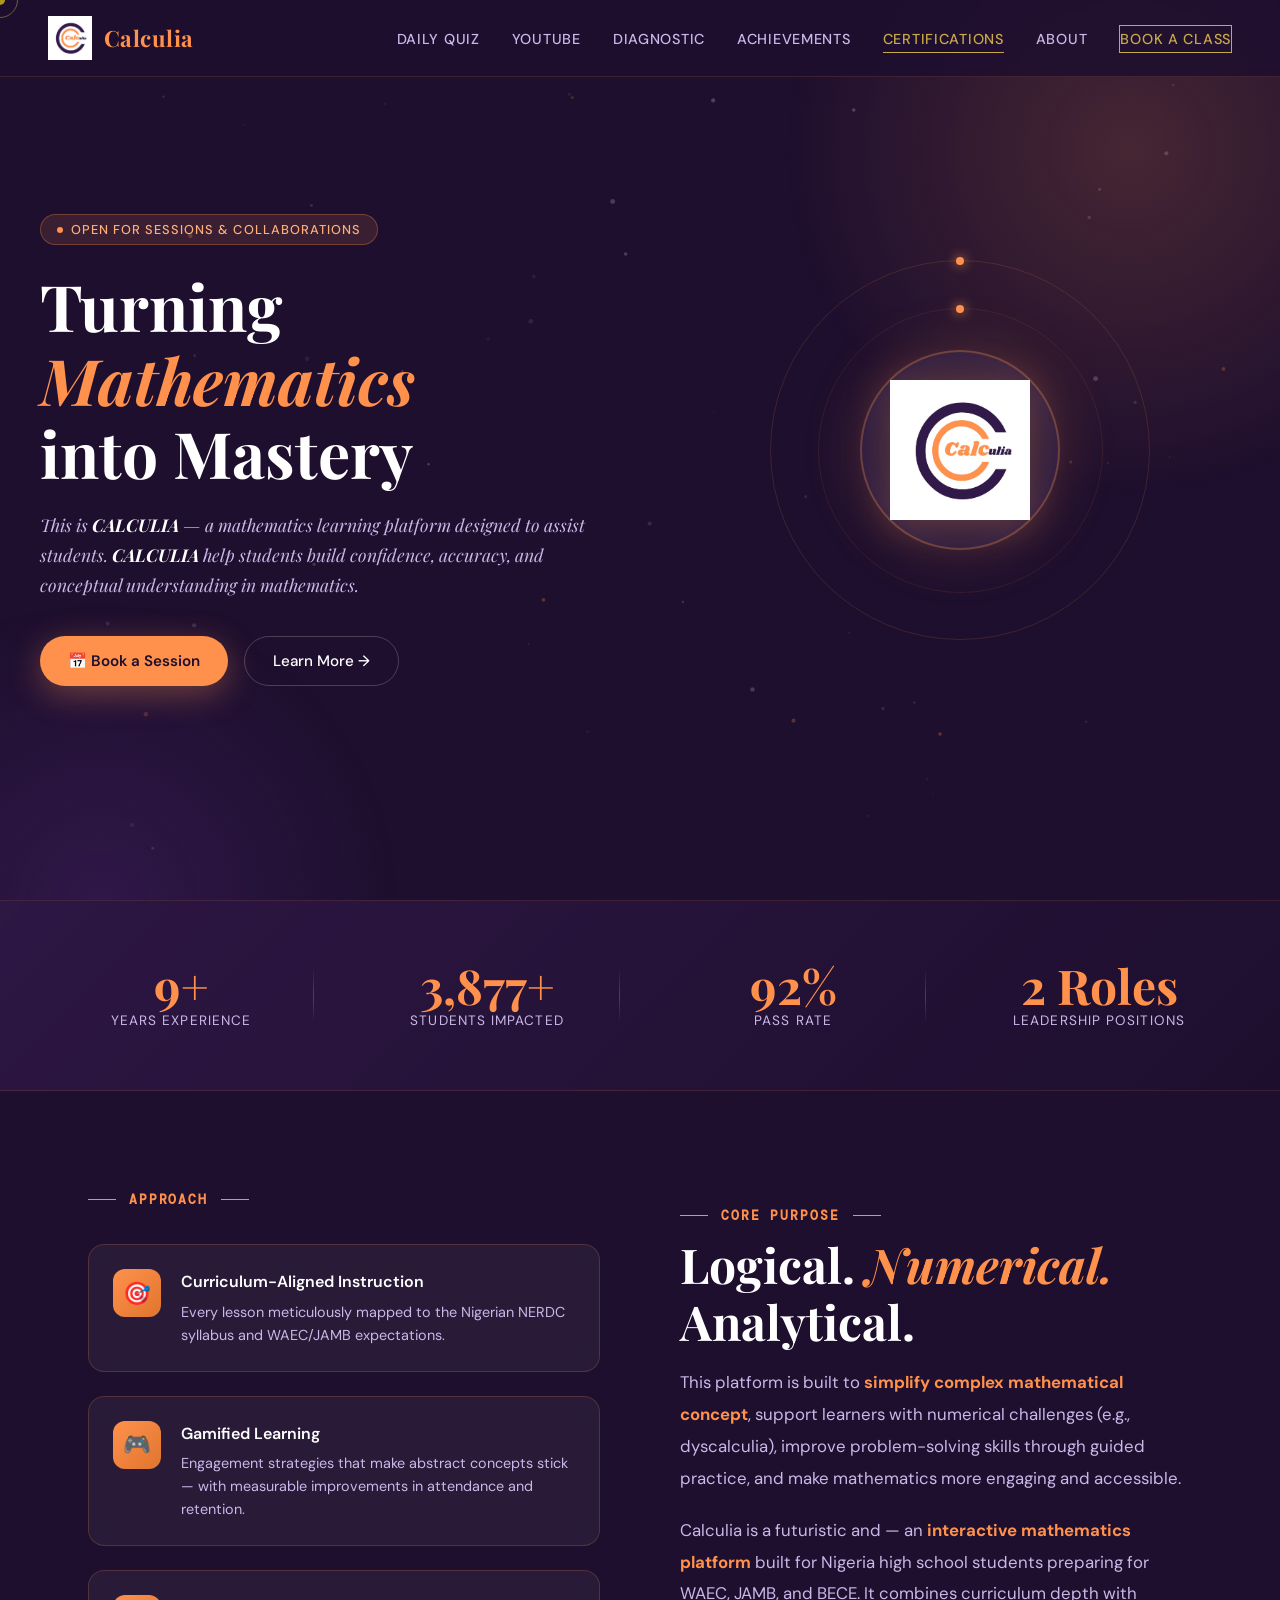
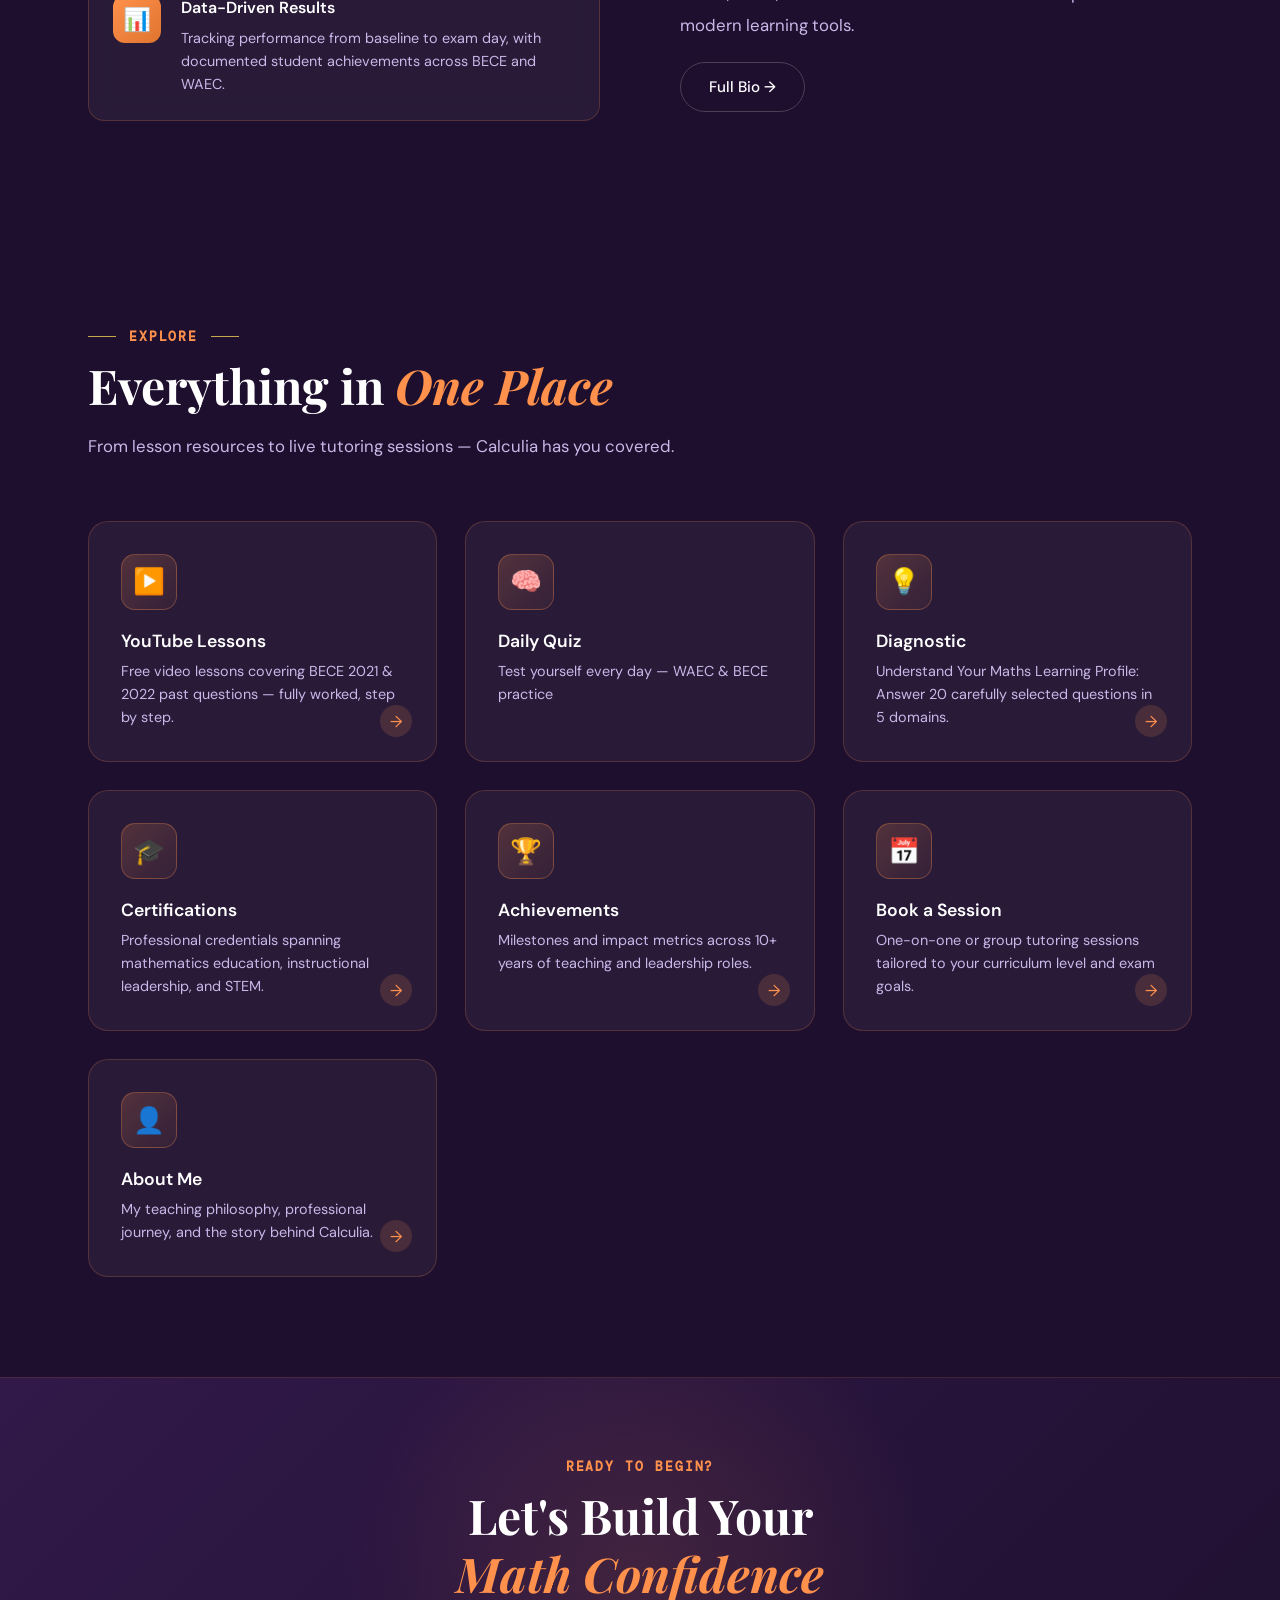
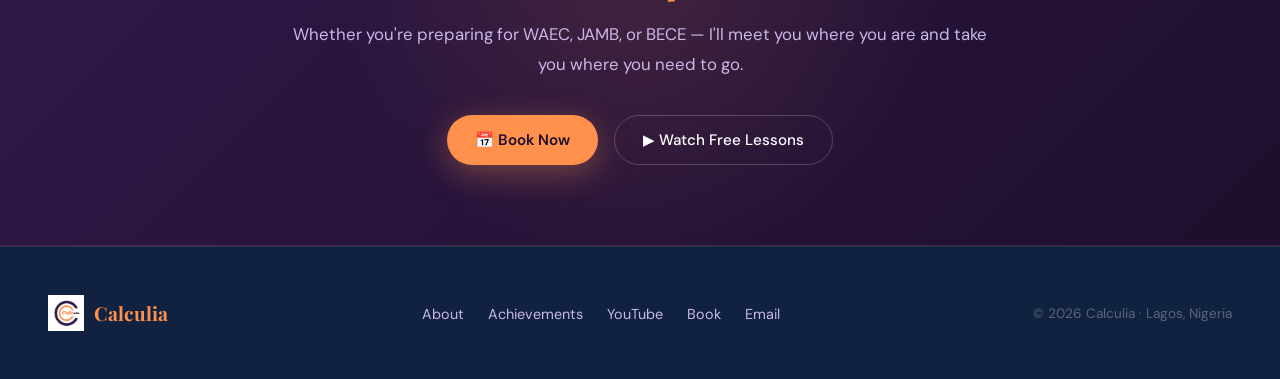
<file: index.html>
<!DOCTYPE html>
<html lang="en">
<head>
<meta charset="UTF-8">
<meta name="viewport" content="width=device-width, initial-scale=1.0">
<title>Calculia — Mathematics Platform</title>
<link href="https://fonts.googleapis.com/css2?family=Playfair+Display:ital,wght@0,400;0,600;0,700;1,400&family=DM+Sans:wght@300;400;500;600&display=swap" rel="stylesheet">
<link rel="icon" href="data:image/svg+xml,<svg xmlns='http://www.w3.org/2000/svg' viewBox='0 0 100 100'><rect width='100' height='100' rx='12' fill='%230a1628'/><text y='72' x='50' text-anchor='middle' font-size='60' font-family='serif' fill='%23c9a84c'>&#x2211;</text></svg>">
<link rel="stylesheet" href="style.css">
<style>
  :root {
    --purple: #311949;
    --purple-light: #4a2570;
    --purple-dark: #1e0f2e;
    --orange: #FF914C;
    --orange-light: #FFB07A;
    --orange-dark: #e0752e;
    --white: #FFFFFF;
    --off-white: #F9F5FF;
    --text-light: #C9B8E8;
    --card-bg: rgba(255,255,255,0.05);
    --card-border: rgba(255,145,76,0.2);
  }

  *, *::before, *::after { box-sizing: border-box; margin: 0; padding: 0; }

  html { scroll-behavior: smooth; }

  body {
    font-family: 'DM Sans', sans-serif;
    background: var(--purple-dark);
    color: var(--white);
    overflow-x: hidden;
  }

  /* ── PARTICLES CANVAS ── */
  #particles-canvas {
    position: fixed;
    top: 0; left: 0;
    width: 100%; height: 100%;
    pointer-events: none;
    z-index: 0;
    opacity: 0.4;
  }

  /* ── NAV ── */
  nav {
    position: fixed;
    top: 0; left: 0; right: 0;
    z-index: 100;
    padding: 16px 48px;
    display: flex;
    align-items: center;
    justify-content: space-between;
    background: rgba(30,15,46,0.85);
    backdrop-filter: blur(20px);
    border-bottom: 1px solid rgba(255,145,76,0.15);
    transition: all 0.3s ease;
  }

  nav.scrolled {
    padding: 10px 48px;
    background: rgba(30,15,46,0.97);
  }

  .nav-logo {
    display: flex;
    align-items: center;
    gap: 12px;
    text-decoration: none;
  }

  .nav-logo img {
    width: 44px;
    height: 44px;
    object-fit: contain;
    transition: transform 0.3s ease;
  }

  .nav-logo:hover img { transform: rotate(10deg) scale(1.1); }

  .nav-logo span {
    font-family: 'Playfair Display', serif;
    font-size: 1.4rem;
    font-weight: 700;
    color: var(--orange);
    letter-spacing: 0.02em;
  }

  .nav-links {
    display: flex;
    gap: 32px;
    list-style: none;
  }

  .nav-links a {
    text-decoration: none;
    color: var(--text-light);
    font-size: 0.9rem;
    font-weight: 500;
    letter-spacing: 0.05em;
    position: relative;
    transition: color 0.3s;
  }

  .nav-links a::after {
    content: '';
    position: absolute;
    bottom: -4px; left: 0;
    width: 0; height: 2px;
    background: var(--orange);
    transition: width 0.3s ease;
  }

  .nav-links a:hover { color: var(--orange); }
  .nav-links a:hover::after { width: 100%; }

  /* ── HERO ── */
  .hero {
    position: relative;
    min-height: 100vh;
    display: flex;
    align-items: center;
    padding: 120px 48px 80px;
    overflow: hidden;
    z-index: 1;
  }

  .hero-glow {
    position: absolute;
    top: -200px; right: -200px;
    width: 700px; height: 700px;
    background: radial-gradient(circle, rgba(255,145,76,0.18) 0%, transparent 70%);
    animation: pulse-glow 4s ease-in-out infinite;
    pointer-events: none;
  }

  .hero-glow-2 {
    position: absolute;
    bottom: -300px; left: -200px;
    width: 600px; height: 600px;
    background: radial-gradient(circle, rgba(74,37,112,0.4) 0%, transparent 70%);
    animation: pulse-glow 6s ease-in-out infinite reverse;
    pointer-events: none;
  }

  @keyframes pulse-glow {
    0%, 100% { transform: scale(1); opacity: 1; }
    50% { transform: scale(1.15); opacity: 0.7; }
  }

  .hero-inner {
    position: relative;
    z-index: 2;
    max-width: 1200px;
    width: 100%;
    margin: 0 auto;
    display: grid;
    grid-template-columns: 1fr 1fr;
    gap: 80px;
    align-items: center;
  }

  .hero-badge {
    display: inline-flex;
    align-items: center;
    gap: 8px;
    background: rgba(255,145,76,0.12);
    border: 1px solid rgba(255,145,76,0.3);
    border-radius: 100px;
    padding: 6px 16px;
    font-size: 0.8rem;
    font-weight: 500;
    color: var(--orange-light);
    letter-spacing: 0.08em;
    text-transform: uppercase;
    margin-bottom: 24px;
    opacity: 0;
    animation: fadeSlideUp 0.8s 0.2s forwards;
  }

  .hero-badge .dot {
    width: 6px; height: 6px;
    background: var(--orange);
    border-radius: 50%;
    animation: blink 1.5s infinite;
  }

  @keyframes blink {
    0%, 100% { opacity: 1; }
    50% { opacity: 0.3; }
  }

  .hero h1 {
    font-family: 'Playfair Display', serif;
    font-size: clamp(2.5rem, 5vw, 4rem);
    font-weight: 700;
    line-height: 1.15;
    color: var(--white);
    margin-bottom: 20px;
    opacity: 0;
    animation: fadeSlideUp 0.8s 0.4s forwards;
  }

  .hero h1 em {
    font-style: italic;
    color: var(--orange);
  }

  .hero-sub {
    font-size: 1.1rem;
    color: var(--text-light);
    line-height: 1.7;
    margin-bottom: 36px;
    opacity: 0;
    animation: fadeSlideUp 0.8s 0.6s forwards;
  }

  .hero-actions {
    display: flex;
    gap: 16px;
    flex-wrap: wrap;
    opacity: 0;
    animation: fadeSlideUp 0.8s 0.8s forwards;
  }

  .btn-primary {
    display: inline-flex;
    align-items: center;
    gap: 8px;
    background: var(--orange);
    color: var(--purple-dark);
    text-decoration: none;
    font-weight: 600;
    font-size: 0.95rem;
    padding: 14px 28px;
    border-radius: 100px;
    transition: all 0.3s ease;
    box-shadow: 0 8px 32px rgba(255,145,76,0.35);
  }

  .btn-primary:hover {
    background: var(--orange-light);
    transform: translateY(-2px);
    box-shadow: 0 12px 40px rgba(255,145,76,0.5);
  }

  .btn-secondary {
    display: inline-flex;
    align-items: center;
    gap: 8px;
    background: transparent;
    color: var(--white);
    text-decoration: none;
    font-weight: 500;
    font-size: 0.95rem;
    padding: 14px 28px;
    border-radius: 100px;
    border: 1px solid rgba(255,255,255,0.2);
    transition: all 0.3s ease;
  }

  .btn-secondary:hover {
    border-color: var(--orange);
    color: var(--orange);
    background: rgba(255,145,76,0.08);
    transform: translateY(-2px);
  }

  /* ── HERO VISUAL ── */
  .hero-visual {
    display: flex;
    justify-content: center;
    align-items: center;
    position: relative;
    opacity: 0;
    animation: fadeIn 1.2s 0.5s forwards;
  }

  .logo-orbit {
    position: relative;
    width: 380px;
    height: 380px;
    display: flex;
    align-items: center;
    justify-content: center;
  }

  .orbit-ring {
    position: absolute;
    border-radius: 50%;
    border: 1px solid rgba(255,145,76,0.15);
    animation: orbit-spin 20s linear infinite;
  }

  .orbit-ring:nth-child(1) {
    width: 100%; height: 100%;
    animation-duration: 25s;
  }

  .orbit-ring:nth-child(2) {
    width: 75%; height: 75%;
    border-color: rgba(255,145,76,0.1);
    animation-direction: reverse;
    animation-duration: 18s;
  }

  .orbit-ring .dot {
    position: absolute;
    width: 8px; height: 8px;
    background: var(--orange);
    border-radius: 50%;
    top: -4px; left: 50%;
    transform: translateX(-50%);
    box-shadow: 0 0 12px var(--orange);
  }

  @keyframes orbit-spin {
    from { transform: rotate(0deg); }
    to { transform: rotate(360deg); }
  }

  .logo-center {
    position: relative;
    z-index: 2;
    width: 200px; height: 200px;
    background: rgba(255,255,255,0.06);
    border-radius: 50%;
    border: 2px solid rgba(255,145,76,0.3);
    display: flex;
    align-items: center;
    justify-content: center;
    box-shadow: 0 0 60px rgba(255,145,76,0.2), inset 0 0 40px rgba(74,37,112,0.3);
    animation: float 4s ease-in-out infinite;
  }

  @keyframes float {
    0%, 100% { transform: translateY(0); }
    50% { transform: translateY(-16px); }
  }

  .logo-center img {
    width: 140px;
    height: 140px;
    object-fit: contain;
    filter: drop-shadow(0 4px 20px rgba(255,145,76,0.3));
  }

  /* ── STATS ── */
  .stats-section {
    position: relative;
    z-index: 1;
    padding: 60px 48px;
    background: linear-gradient(135deg, rgba(49,25,73,0.8) 0%, rgba(30,15,46,0.9) 100%);
    border-top: 1px solid rgba(255,145,76,0.12);
    border-bottom: 1px solid rgba(255,145,76,0.12);
  }

  .stats-inner {
    max-width: 1200px;
    margin: 0 auto;
    display: grid;
    grid-template-columns: repeat(4, 1fr);
    gap: 40px;
  }

  .stat-card {
    text-align: center;
    position: relative;
    opacity: 0;
    transform: translateY(30px);
    transition: all 0.6s ease;
  }

  .stat-card.visible {
    opacity: 1;
    transform: translateY(0);
  }

  .stat-number {
    font-family: 'Playfair Display', serif;
    font-size: 3rem;
    font-weight: 700;
    color: var(--orange);
    line-height: 1;
    display: block;
  }

  .stat-label {
    font-size: 0.85rem;
    color: var(--text-light);
    letter-spacing: 0.08em;
    text-transform: uppercase;
    margin-top: 8px;
  }

  .stat-divider {
    position: absolute;
    right: 0; top: 10%;
    height: 80%;
    width: 1px;
    background: linear-gradient(to bottom, transparent, rgba(255,145,76,0.3), transparent);
  }

  .stat-card:last-child .stat-divider { display: none; }

  /* ── SECTION SHARED ── */
  section {
    position: relative;
    z-index: 1;
    padding: 100px 48px;
    max-width: 1200px;
    margin: 0 auto;
  }

  .section-label {
    font-size: 0.8rem;
    font-weight: 600;
    letter-spacing: 0.15em;
    text-transform: uppercase;
    color: var(--orange);
    margin-bottom: 12px;
  }

  .section-title {
    font-family: 'Playfair Display', serif;
    font-size: clamp(2rem, 4vw, 3rem);
    font-weight: 700;
    color: var(--white);
    line-height: 1.2;
    margin-bottom: 16px;
  }

  .section-title em { color: var(--orange); font-style: italic; }

  .section-desc {
    color: var(--text-light);
    font-size: 1.05rem;
    line-height: 1.8;
    max-width: 620px;
    margin-bottom: 60px;
  }

  /* ── ABOUT ── */
  .about-grid {
    display: grid;
    grid-template-columns: 1fr 1fr;
    gap: 80px;
    align-items: center;
  }

  .about-pillars {
    display: flex;
    flex-direction: column;
    gap: 24px;
  }

  .pillar {
    display: flex;
    gap: 20px;
    align-items: flex-start;
    padding: 24px;
    background: var(--card-bg);
    border: 1px solid var(--card-border);
    border-radius: 16px;
    backdrop-filter: blur(10px);
    transition: all 0.3s ease;
    opacity: 0;
    transform: translateX(-30px);
  }

  .pillar.visible {
    opacity: 1;
    transform: translateX(0);
  }

  .pillar:hover {
    border-color: rgba(255,145,76,0.5);
    background: rgba(255,255,255,0.08);
    transform: translateX(4px);
  }

  .pillar-icon {
    width: 48px; height: 48px;
    background: linear-gradient(135deg, var(--orange), var(--orange-dark));
    border-radius: 12px;
    display: flex;
    align-items: center;
    justify-content: center;
    font-size: 1.4rem;
    flex-shrink: 0;
  }

  .pillar-text h4 {
    font-weight: 600;
    font-size: 1rem;
    margin-bottom: 6px;
    color: var(--white);
  }

  .pillar-text p {
    font-size: 0.9rem;
    color: var(--text-light);
    line-height: 1.6;
  }

  .about-bio {
    opacity: 0;
    transform: translateX(30px);
    transition: all 0.6s ease 0.3s;
  }

  .about-bio.visible {
    opacity: 1;
    transform: translateX(0);
  }

  .about-bio p {
    color: var(--text-light);
    line-height: 1.9;
    font-size: 1.05rem;
    margin-bottom: 20px;
  }

  .about-bio p strong { color: var(--orange); }

  /* ── PROJECTS / NAV CARDS ── */
  .nav-cards {
    display: grid;
    grid-template-columns: repeat(3, 1fr);
    gap: 28px;
  }

  .nav-card {
    background: var(--card-bg);
    border: 1px solid var(--card-border);
    border-radius: 20px;
    padding: 32px;
    text-decoration: none;
    position: relative;
    overflow: hidden;
    transition: all 0.4s ease;
    opacity: 0;
    transform: translateY(40px);
  }

  .nav-card.visible {
    opacity: 1;
    transform: translateY(0);
  }

  .nav-card::before {
    content: '';
    position: absolute;
    top: 0; left: 0; right: 0;
    height: 3px;
    background: linear-gradient(90deg, var(--orange), var(--orange-light));
    transform: scaleX(0);
    transform-origin: left;
    transition: transform 0.4s ease;
  }

  .nav-card:hover::before { transform: scaleX(1); }

  .nav-card:hover {
    border-color: rgba(255,145,76,0.4);
    transform: translateY(-8px);
    box-shadow: 0 24px 60px rgba(0,0,0,0.3), 0 0 40px rgba(255,145,76,0.08);
  }

  .card-icon {
    width: 56px; height: 56px;
    background: linear-gradient(135deg, rgba(255,145,76,0.2), rgba(255,145,76,0.05));
    border: 1px solid rgba(255,145,76,0.3);
    border-radius: 14px;
    display: flex;
    align-items: center;
    justify-content: center;
    font-size: 1.6rem;
    margin-bottom: 20px;
    transition: all 0.3s ease;
  }

  .nav-card:hover .card-icon {
    background: linear-gradient(135deg, rgba(255,145,76,0.3), rgba(255,145,76,0.1));
    transform: scale(1.1) rotate(5deg);
  }

  .nav-card h3 {
    font-weight: 600;
    font-size: 1.1rem;
    color: var(--white);
    margin-bottom: 8px;
  }

  .nav-card p {
    font-size: 0.9rem;
    color: var(--text-light);
    line-height: 1.6;
  }

  .card-arrow {
    position: absolute;
    bottom: 24px; right: 24px;
    width: 32px; height: 32px;
    background: rgba(255,145,76,0.15);
    border-radius: 50%;
    display: flex;
    align-items: center;
    justify-content: center;
    color: var(--orange);
    font-size: 1rem;
    transition: all 0.3s ease;
  }

  .nav-card:hover .card-arrow {
    background: var(--orange);
    color: var(--purple-dark);
    transform: translate(4px, -4px);
  }

  /* ── ACHIEVEMENTS ── */
  .achievements-grid {
    display: grid;
    grid-template-columns: repeat(2, 1fr);
    gap: 24px;
  }

  .achievement-card {
    background: var(--card-bg);
    border: 1px solid var(--card-border);
    border-radius: 16px;
    padding: 28px;
    position: relative;
    overflow: hidden;
    transition: all 0.3s ease;
    opacity: 0;
    transform: scale(0.95);
  }

  .achievement-card.visible {
    opacity: 1;
    transform: scale(1);
  }

  .achievement-card:hover {
    border-color: rgba(255,145,76,0.4);
    background: rgba(255,255,255,0.07);
  }

  .achievement-card .year {
    font-size: 0.75rem;
    font-weight: 600;
    color: var(--orange);
    letter-spacing: 0.1em;
    text-transform: uppercase;
    margin-bottom: 10px;
  }

  .achievement-card h4 {
    font-size: 1rem;
    font-weight: 600;
    color: var(--white);
    margin-bottom: 8px;
  }

  .achievement-card p {
    font-size: 0.88rem;
    color: var(--text-light);
    line-height: 1.6;
  }

  .achievement-card .accent-bar {
    position: absolute;
    left: 0; top: 0; bottom: 0;
    width: 3px;
    background: linear-gradient(to bottom, var(--orange), transparent);
  }

  /* ── BOOKING CTA ── */
  .cta-section {
    position: relative;
    z-index: 1;
    padding: 80px 48px;
    background: linear-gradient(135deg, var(--purple) 0%, var(--purple-dark) 100%);
    border-top: 1px solid rgba(255,145,76,0.15);
    border-bottom: 1px solid rgba(255,145,76,0.15);
    text-align: center;
    overflow: hidden;
  }

  .cta-section::before {
    content: '';
    position: absolute;
    top: -100px; left: 50%;
    transform: translateX(-50%);
    width: 600px; height: 600px;
    background: radial-gradient(circle, rgba(255,145,76,0.12) 0%, transparent 70%);
    pointer-events: none;
  }

  .cta-inner {
    position: relative;
    z-index: 1;
    max-width: 700px;
    margin: 0 auto;
  }

  .cta-inner .section-label { text-align: center; display: block; }
  .cta-inner .section-title { text-align: center; }
  .cta-inner p {
    color: var(--text-light);
    font-size: 1.05rem;
    line-height: 1.8;
    margin-bottom: 36px;
  }

  .cta-buttons {
    display: flex;
    gap: 16px;
    justify-content: center;
    flex-wrap: wrap;
  }

  /* ── FOOTER ── */
  footer {
    position: relative;
    z-index: 1;
    padding: 48px;
    display: flex;
    align-items: center;
    justify-content: space-between;
    border-top: 1px solid rgba(255,255,255,0.07);
  }

  .footer-logo {
    display: flex;
    align-items: center;
    gap: 10px;
    text-decoration: none;
  }

  .footer-logo img { width: 36px; height: 36px; object-fit: contain; }
  .footer-logo span {
    font-family: 'Playfair Display', serif;
    font-size: 1.2rem;
    font-weight: 700;
    color: var(--orange);
  }

  .footer-links {
    display: flex;
    gap: 24px;
    list-style: none;
  }

  .footer-links a {
    color: var(--text-light);
    text-decoration: none;
    font-size: 0.9rem;
    transition: color 0.3s;
  }

  .footer-links a:hover { color: var(--orange); }

  .footer-copy {
    font-size: 0.85rem;
    color: rgba(255,255,255,0.3);
  }

  /* ── ANIMATIONS ── */
  @keyframes fadeSlideUp {
    from { opacity: 0; transform: translateY(24px); }
    to { opacity: 1; transform: translateY(0); }
  }

  @keyframes fadeIn {
    from { opacity: 0; }
    to { opacity: 1; }
  }

  .reveal {
    opacity: 0;
    transform: translateY(40px);
    transition: all 0.7s ease;
  }

  .reveal.visible {
    opacity: 1;
    transform: translateY(0);
  }

  /* ── SCROLLBAR ── */
  ::-webkit-scrollbar { width: 6px; }
  ::-webkit-scrollbar-track { background: var(--purple-dark); }
  ::-webkit-scrollbar-thumb { background: rgba(255,145,76,0.4); border-radius: 3px; }
  ::-webkit-scrollbar-thumb:hover { background: var(--orange); }

  /* ── RESPONSIVE ── */
  @media (max-width: 900px) {
    nav { padding: 16px 24px; }
    .hero { padding: 100px 24px 60px; }
    .hero-inner { grid-template-columns: 1fr; gap: 40px; text-align: center; }
    .hero-actions { justify-content: center; }
    .hero-visual { order: -1; }
    .logo-orbit { width: 260px; height: 260px; }
    .logo-center { width: 140px; height: 140px; }
    .logo-center img { width: 100px; height: 100px; }
    .stats-inner { grid-template-columns: repeat(2, 1fr); }
    .stat-divider { display: none; }
    section { padding: 60px 24px; }
    .about-grid { grid-template-columns: 1fr; gap: 40px; }
    .nav-cards { grid-template-columns: 1fr; }
    .achievements-grid { grid-template-columns: 1fr; }
    footer { flex-direction: column; gap: 20px; text-align: center; }
    .footer-links { justify-content: center; }
    .stats-section { padding: 40px 24px; }
    .cta-section { padding: 60px 24px; }
  }
</style>
</head>
<body>

<canvas id="particles-canvas"></canvas>

<!-- NAV -->
  <div class="cursor" id="cursor"></div>
<div class="cursor-ring" id="cursorRing"></div>
<nav id="main-nav">
  <a href="index.html" class="nav-logo">
    <img src="[data-uri]" alt="Calculia Logo">
    <span>Calculia</span>
  </a>
  <ul class="nav-links" id="navLinks">
    <li><a href="daily-quiz.html">Daily Quiz</a></li>
    <li><a href="youtube.html">YouTube</a></li>
    <li><a href="diagnostic.html">Diagnostic</a></li>
    <li><a href="achievements.html">Achievements</a></li> 
    <li><a href="certifications.html" class='active'>Certifications</a></li>
    <li><a href="about.html">About</a></li>
    <li><a href="booking.html" class='nav-cta'>Book a Class</a></li>
  </ul>
  <div class="hamburger" onclick="toggleNav()"><span></span><span></span><span></span></div>
</nav>

<!-- HERO -->
<section style="padding:0; max-width:none;" class="hero">
  <div class="hero-glow"></div>
  <div class="hero-glow-2"></div>
  <div class="hero-inner">
    <div class="hero-content">
      <div class="hero-badge">
        <span class="dot"></span>
        Open for Sessions &amp; Collaborations
      </div>
      <h1>Turning<br><em>Mathematics</em><br>into Mastery</h1>
      <p class="hero-sub">
        This is <strong style="color:var(--white);"> CALCULIA </strong> — a mathematics learning platform designed to assist students.
      <strong style="color:var(--white);">CALCULIA </strong> help students build confidence, accuracy, and conceptual understanding in mathematics.
      </p>
      <div class="hero-actions">
        <a href="booking.html" class="btn-primary">
          📅 Book a Session
        </a>
        <a href="about.html" class="btn-secondary">
          Learn More →
        </a>
      </div>
    </div>

    <div class="hero-visual">
      <div class="logo-orbit">
        <div class="orbit-ring"><span class="dot"></span></div>
        <div class="orbit-ring"><span class="dot"></span></div>
        <div class="logo-center">
          <img src="[data-uri]" alt="Calculia">
        </div>
      </div>
    </div>
  </div>
</section>

<!-- STATS -->
<div class="stats-section">
  <div class="stats-inner">
    <div class="stat-card">
      <span class="stat-number" data-target="10" data-suffix="+">0</span>
      <span class="stat-label">Years Experience</span>
      <div class="stat-divider"></div>
    </div>
    <div class="stat-card">
      <span class="stat-number" data-target="4000" data-suffix="+">0</span>
      <span class="stat-label">Students Impacted</span>
      <div class="stat-divider"></div>
    </div>
    <div class="stat-card">
      <span class="stat-number" data-target="95" data-suffix="%">0</span>
      <span class="stat-label">Pass Rate</span>
      <div class="stat-divider"></div>
    </div>
    <div class="stat-card">
      <span class="stat-number" data-target="3" data-suffix=" Roles">0</span>
      <span class="stat-label">Leadership Positions</span>
    </div>
  </div>
</div>

<!-- ABOUT -->
<section>
  <div class="about-grid">
    <div class="about-pillars">
      <div class="section-label">Approach</div>
      <div class="pillar">
        <div class="pillar-icon">🎯</div>
        <div class="pillar-text">
          <h4>Curriculum-Aligned Instruction</h4>
          <p>Every lesson meticulously mapped to the Nigerian NERDC syllabus and WAEC/JAMB expectations.</p>
        </div>
      </div>
      <div class="pillar">
        <div class="pillar-icon">🎮</div>
        <div class="pillar-text">
          <h4>Gamified Learning</h4>
          <p>Engagement strategies that make abstract concepts stick — with measurable improvements in attendance and retention.</p>
        </div>
      </div>
      <div class="pillar">
        <div class="pillar-icon">📊</div>
        <div class="pillar-text">
          <h4>Data-Driven Results</h4>
          <p>Tracking performance from baseline to exam day, with documented student achievements across BECE and WAEC.</p>
        </div>
      </div>
    </div>

    <div class="about-bio">
      <div class="section-label">Core Purpose</div>
      <h2 class="section-title">Logical. <em>Numerical.</em> Analytical.</h2>
      <p>
        This platform is built to <strong>simplify complex mathematical concept</strong>, support learners with numerical challenges (e.g., dyscalculia), improve problem-solving skills through guided practice, and make mathematics more engaging and accessible.
      </p>
      <p>
        Calculia is a futuristic and — an <strong>interactive mathematics platform</strong> built for Nigeria high school students preparing for WAEC, JAMB, and BECE. It combines curriculum depth with modern learning tools.
      </p>
      <a href="about.html" class="btn-secondary" style="text-decoration:none; display:inline-flex;">
        Full Bio →
      </a>
    </div>
  </div>
</section>

<!-- EXPLORE SECTIONS -->
<section>
  <div class="reveal">
    <div class="section-label">Explore</div>
    <h2 class="section-title">Everything in <em>One Place</em></h2>
    <p class="section-desc">From lesson resources to live tutoring sessions — Calculia has you covered.</p>
  </div>

  <div class="nav-cards">
    <a href="youtube.html" class="nav-card">
      <div class="card-icon">▶️</div>
      <h3>YouTube Lessons</h3>
      <p>Free video lessons covering BECE 2021 & 2022 past questions — fully worked, step by step.</p>
      <div class="card-arrow">→</div>
    </a>
    <a href="daily-quiz.html" class="nav-card">
  <div class="card-icon">🧠</div>
  <h3>Daily Quiz</h3>
  <p>Test yourself every day — WAEC & BECE practice</p>
</a>
    <a href="diagnostic.html" class="nav-card">
      <div class="card-icon">💡</div>
      <h3>Diagnostic</h3>
      <p>Understand Your Maths Learning Profile: Answer 20 carefully selected questions in 5 domains.</p>
      <div class="card-arrow">→</div>
    </a>
    <a href="certifications.html" class="nav-card">
      <div class="card-icon">🎓</div>
      <h3>Certifications</h3>
      <p>Professional credentials spanning mathematics education, instructional leadership, and STEM.</p>
      <div class="card-arrow">→</div>
    </a>
    <a href="achievements.html" class="nav-card">
      <div class="card-icon">🏆</div>
      <h3>Achievements</h3>
      <p>Milestones and impact metrics across 10+ years of teaching and leadership roles.</p>
      <div class="card-arrow">→</div>
    </a>
    <a href="booking.html" class="nav-card">
      <div class="card-icon">📅</div>
      <h3>Book a Session</h3>
      <p>One-on-one or group tutoring sessions tailored to your curriculum level and exam goals.</p>
      <div class="card-arrow">→</div>
    </a>
    <a href="about.html" class="nav-card">
      <div class="card-icon">👤</div>
      <h3>About Me</h3>
      <p>My teaching philosophy, professional journey, and the story behind Calculia.</p>
      <div class="card-arrow">→</div>
    </a>
  </div>
</section>

<!-- CTA -->
<div class="cta-section">
  <div class="cta-inner reveal">
    <span class="section-label">Ready to Begin?</span>
    <h2 class="section-title">Let's Build Your<br><em>Math Confidence</em></h2>
    <p>Whether you're preparing for WAEC, JAMB, or BECE — I'll meet you where you are and take you where you need to go.</p>
    <div class="cta-buttons">
      <a href="booking.html" class="btn-primary">📅 Book Now</a>
      <a href="https://www.youtube.com/channel/UCdj-SJ9aTm0fqCdhB6cHcyw" target="_blank" class="btn-secondary">▶ Watch Free Lessons</a>
    </div>
  </div>
</div>

<!-- FOOTER -->
<footer>
  <a href="index.html" class="footer-logo">
    <img src="[data-uri]" alt="Calculia">
    <span>Calculia</span>
  </a>
  <ul class="footer-links">
    <li><a href="about.html">About</a></li>
    <li><a href="achievements.html">Achievements</a></li>
    <li><a href="youtube.html">YouTube</a></li>
    <li><a href="booking.html">Book</a></li>
    <li><a href="mailto:calculiang@gmail.com">Email</a></li>
  </ul>
  <div class="footer-copy">© 2026 Calculia · Lagos, Nigeria</div>
</footer>

<script>
// ── PARTICLES ──
const canvas = document.getElementById('particles-canvas');
const ctx = canvas.getContext('2d');
let particles = [];
const PARTICLE_COUNT = 60;

function resize() {
  canvas.width = window.innerWidth;
  canvas.height = window.innerHeight;
}

resize();
window.addEventListener('resize', resize);

class Particle {
  constructor() { this.reset(); }
  reset() {
    this.x = Math.random() * canvas.width;
    this.y = Math.random() * canvas.height;
    this.size = Math.random() * 2 + 0.5;
    this.vx = (Math.random() - 0.5) * 0.4;
    this.vy = (Math.random() - 0.5) * 0.4;
    this.alpha = Math.random() * 0.6 + 0.1;
    this.color = Math.random() > 0.5 ? '#FF914C' : '#C9B8E8';
  }
  update() {
    this.x += this.vx;
    this.y += this.vy;
    if (this.x < 0 || this.x > canvas.width || this.y < 0 || this.y > canvas.height) this.reset();
  }
  draw() {
    ctx.save();
    ctx.globalAlpha = this.alpha;
    ctx.fillStyle = this.color;
    ctx.beginPath();
    ctx.arc(this.x, this.y, this.size, 0, Math.PI * 2);
    ctx.fill();
    ctx.restore();
  }
}

for (let i = 0; i < PARTICLE_COUNT; i++) particles.push(new Particle());

function drawConnections() {
  for (let i = 0; i < particles.length; i++) {
    for (let j = i + 1; j < particles.length; j++) {
      const dx = particles[i].x - particles[j].x;
      const dy = particles[i].y - particles[j].y;
      const dist = Math.sqrt(dx * dx + dy * dy);
      if (dist < 120) {
        ctx.save();
        ctx.globalAlpha = (1 - dist / 120) * 0.15;
        ctx.strokeStyle = '#FF914C';
        ctx.lineWidth = 0.5;
        ctx.beginPath();
        ctx.moveTo(particles[i].x, particles[i].y);
        ctx.lineTo(particles[j].x, particles[j].y);
        ctx.stroke();
        ctx.restore();
      }
    }
  }
}

function animateParticles() {
  ctx.clearRect(0, 0, canvas.width, canvas.height);
  particles.forEach(p => { p.update(); p.draw(); });
  drawConnections();
  requestAnimationFrame(animateParticles);
}
animateParticles();

// ── NAV SCROLL ──
const nav = document.getElementById('main-nav');
window.addEventListener('scroll', () => {
  nav.classList.toggle('scrolled', window.scrollY > 60);
});

// ── COUNTER ANIMATION ──
function animateCounter(el) {
  const target = parseInt(el.getAttribute('data-target'));
  const suffix = el.getAttribute('data-suffix') || '';
  const duration = 1800;
  const start = performance.now();

  function update(now) {
    const elapsed = now - start;
    const progress = Math.min(elapsed / duration, 1);
    const ease = 1 - Math.pow(1 - progress, 3);
    const current = Math.floor(ease * target);
    el.textContent = current.toLocaleString() + suffix;
    if (progress < 1) requestAnimationFrame(update);
  }

  requestAnimationFrame(update);
}

// ── INTERSECTION OBSERVER ──
const observer = new IntersectionObserver((entries) => {
  entries.forEach(entry => {
    if (entry.isIntersecting) {
      const el = entry.target;
      el.classList.add('visible');

      // Stagger children
      const children = el.querySelectorAll('.stat-card, .pillar, .nav-card, .achievement-card');
      children.forEach((child, i) => {
        setTimeout(() => child.classList.add('visible'), i * 100);
      });

      // Counter
      const counter = el.querySelector('[data-target]');
      if (counter) animateCounter(counter);

      // Individual counter elements
      if (el.hasAttribute('data-target')) animateCounter(el);

      observer.unobserve(el);
    }
  });
}, { threshold: 0.15 });

// Observe all animated elements
document.querySelectorAll('.reveal, .stat-card, .pillar, .nav-card, .achievement-card, .about-bio, [data-target]').forEach(el => {
  observer.observe(el);
});

// Also observe stats section
document.querySelectorAll('.stats-section').forEach(el => observer.observe(el));
</script>
</body>
</html>
</file>
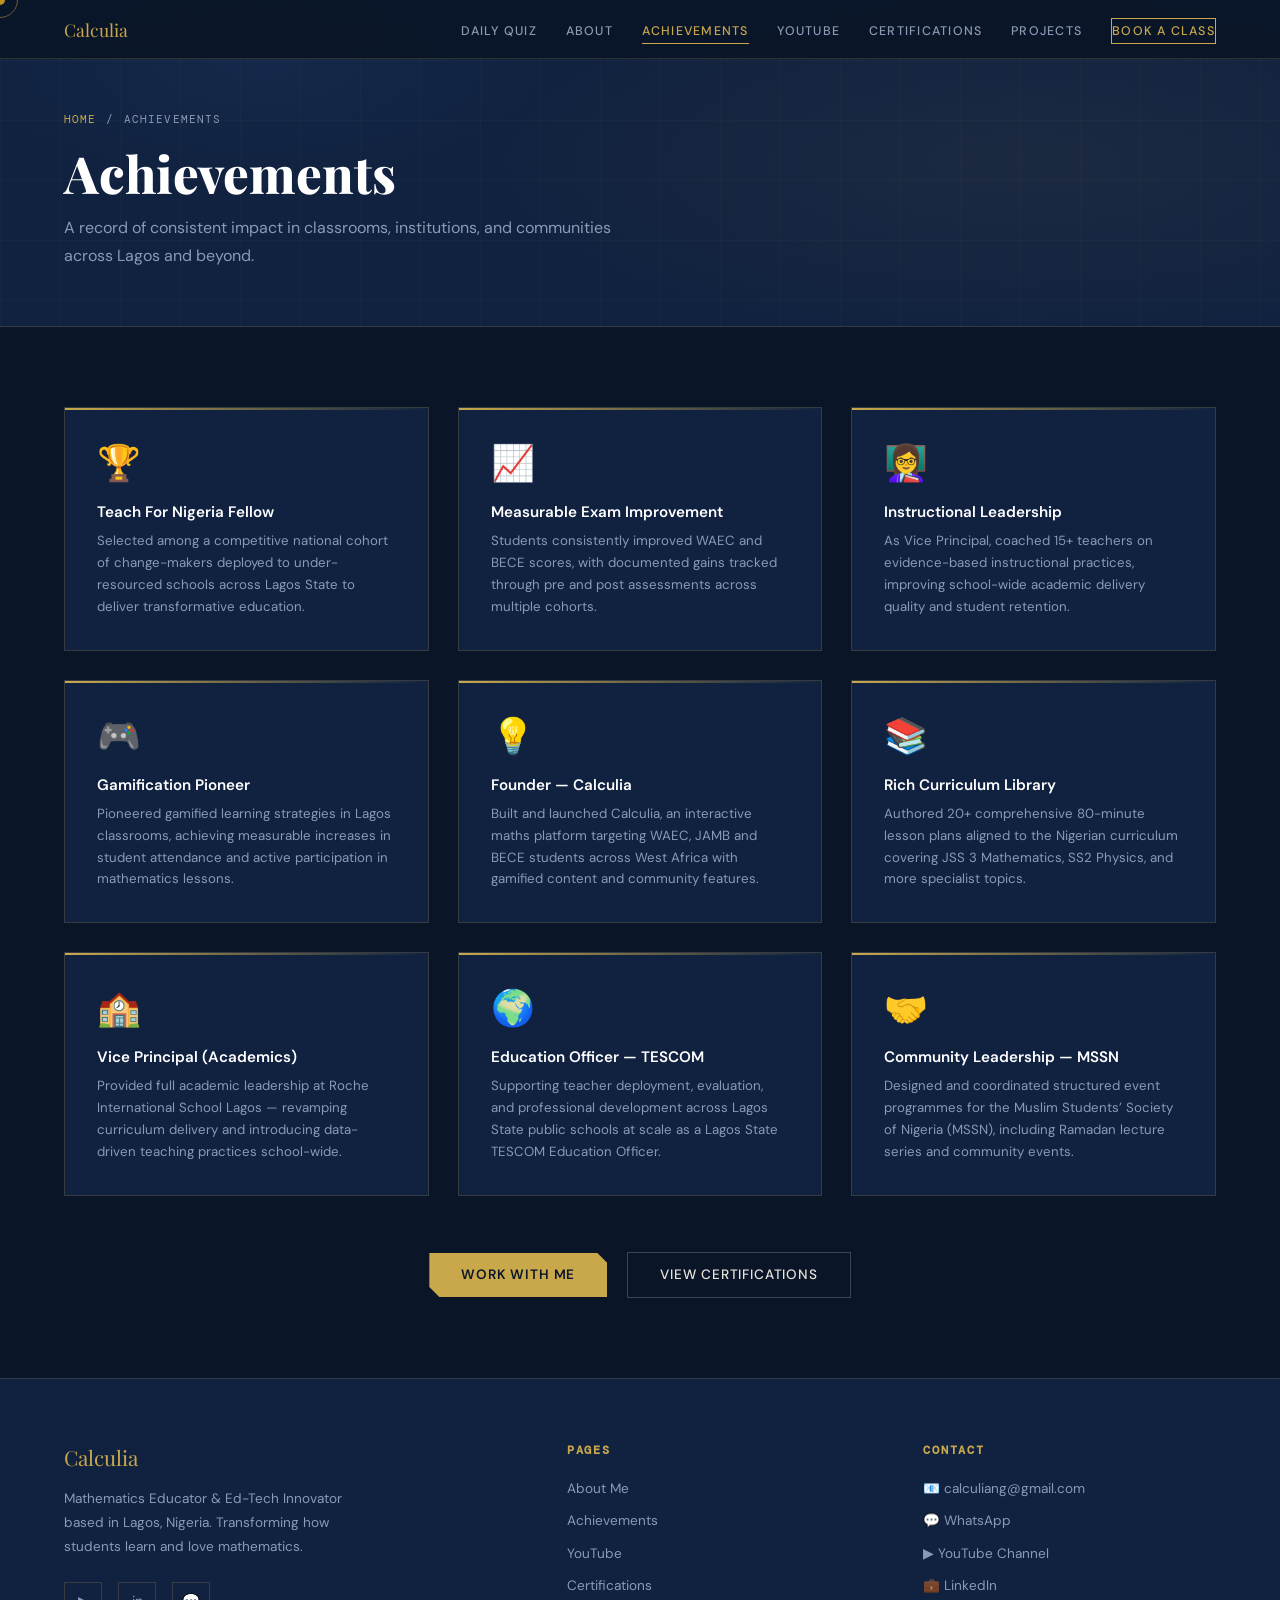
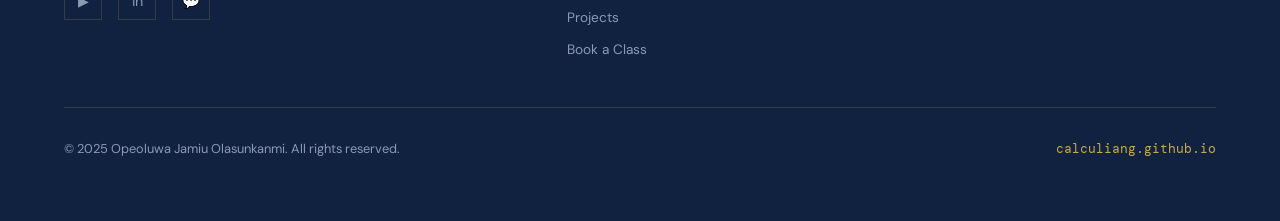
<file: achievements.html>
<!DOCTYPE html>
<html lang="en">
<head>
<meta charset="UTF-8">
<meta name="viewport" content="width=device-width, initial-scale=1.0">
<title>Achievements | Calculia &mdash; Opeoluwa Jamiu</title>
<meta name="description" content="Teach For Nigeria Fellow, Vice Principal, Calculia Founder — a record of impact in education across Lagos.">
<meta name="author" content="Opeoluwa Jamiu Olasunkanmi">
<meta property="og:type" content="website">
<meta property="og:url" content="https://calculiang.github.io/achievements.html">
<meta property="og:title" content="Achievements | Calculia">
<meta property="og:description" content="Teach For Nigeria Fellow, Vice Principal, Calculia Founder — a record of impact in education across Lagos.">
<meta name="theme-color" content="#0a1628">
<link rel="icon" href="data:image/svg+xml,<svg xmlns='http://www.w3.org/2000/svg' viewBox='0 0 100 100'><rect width='100' height='100' rx='12' fill='%230a1628'/><text y='72' x='50' text-anchor='middle' font-size='60' font-family='serif' fill='%23c9a84c'>&#x2211;</text></svg>">
<link rel="stylesheet" href="style.css">
</head>
<body>
<div class="cursor" id="cursor"></div>
<div class="cursor-ring" id="cursorRing"></div>
<!-- NAV -->
<nav>
  <a href="index.html" class="nav-logo">Calculia</a>
  <ul class="nav-links" id="navLinks">
    <li><a href="daily-quiz.html">Daily Quiz</a></li>
    <li><a href="about.html">About</a></li>
    <li><a href="achievements.html" class='active'>Achievements</a></li>
    <li><a href="youtube.html">YouTube</a></li>
    <li><a href="certifications.html">Certifications</a></li>
    <li><a href="projects.html">Projects</a></li>
    <li><a href="booking.html" class='nav-cta'>Book a Class</a></li>
  </ul>
  <div class="hamburger" onclick="toggleNav()"><span></span><span></span><span></span></div>
</nav>
<div class="page-banner">
  <div class="page-banner-grid"></div>
  <div class="page-banner-inner">
    <div class="breadcrumb"><a href="index.html">Home</a><span>/</span><span>Achievements</span></div>
    <h1>Achievements</h1>
    <p>A record of consistent impact in classrooms, institutions, and communities across Lagos and beyond.</p>
  </div>
</div>

<section style="background:var(--navy);">
  <div class="ach-grid">
    <div class="ach-card reveal">
      <div class="ach-icon">&#x1F3C6;</div>
      <div class="ach-title">Teach For Nigeria Fellow</div>
      <div class="ach-text">Selected among a competitive national cohort of change-makers deployed to under-resourced schools across Lagos State to deliver transformative education.</div>
    </div>
    <div class="ach-card reveal rd1">
      <div class="ach-icon">&#x1F4C8;</div>
      <div class="ach-title">Measurable Exam Improvement</div>
      <div class="ach-text">Students consistently improved WAEC and BECE scores, with documented gains tracked through pre and post assessments across multiple cohorts.</div>
    </div>
    <div class="ach-card reveal rd2">
      <div class="ach-icon">&#x1F469;&#x200D;&#x1F3EB;</div>
      <div class="ach-title">Instructional Leadership</div>
      <div class="ach-text">As Vice Principal, coached 15+ teachers on evidence-based instructional practices, improving school-wide academic delivery quality and student retention.</div>
    </div>
    <div class="ach-card reveal">
      <div class="ach-icon">&#x1F3AE;</div>
      <div class="ach-title">Gamification Pioneer</div>
      <div class="ach-text">Pioneered gamified learning strategies in Lagos classrooms, achieving measurable increases in student attendance and active participation in mathematics lessons.</div>
    </div>
    <div class="ach-card reveal rd1">
      <div class="ach-icon">&#x1F4A1;</div>
      <div class="ach-title">Founder &mdash; Calculia</div>
      <div class="ach-text">Built and launched Calculia, an interactive maths platform targeting WAEC, JAMB and BECE students across West Africa with gamified content and community features.</div>
    </div>
    <div class="ach-card reveal rd2">
      <div class="ach-icon">&#x1F4DA;</div>
      <div class="ach-title">Rich Curriculum Library</div>
      <div class="ach-text">Authored 20+ comprehensive 80-minute lesson plans aligned to the Nigerian curriculum covering JSS 3 Mathematics, SS2 Physics, and more specialist topics.</div>
    </div>
    <div class="ach-card reveal">
      <div class="ach-icon">&#x1F3EB;</div>
      <div class="ach-title">Vice Principal (Academics)</div>
      <div class="ach-text">Provided full academic leadership at Roche International School Lagos &mdash; revamping curriculum delivery and introducing data-driven teaching practices school-wide.</div>
    </div>
    <div class="ach-card reveal rd1">
      <div class="ach-icon">&#x1F30D;</div>
      <div class="ach-title">Education Officer &mdash; TESCOM</div>
      <div class="ach-text">Supporting teacher deployment, evaluation, and professional development across Lagos State public schools at scale as a Lagos State TESCOM Education Officer.</div>
    </div>
    <div class="ach-card reveal rd2">
      <div class="ach-icon">&#x1F91D;</div>
      <div class="ach-title">Community Leadership &mdash; MSSN</div>
      <div class="ach-text">Designed and coordinated structured event programmes for the Muslim Students&rsquo; Society of Nigeria (MSSN), including Ramadan lecture series and community events.</div>
    </div>
  </div>
  <div style="text-align:center;margin-top:3.5rem;" class="reveal">
    <a href="booking.html" class="btn-gold">Work With Me</a>
    <a href="certifications.html" class="btn-outline" style="margin-left:1rem;">View Certifications</a>
  </div>
</section>

<!-- FOOTER -->
<footer>
  <div class="footer-grid">
    <div class="footer-brand">
      <a href="index.html" class="logo">Calculia</a>
      <p>Mathematics Educator &amp; Ed-Tech Innovator based in Lagos, Nigeria. Transforming how students learn and love mathematics.</p>
      <div class="social-links">
        <a href="https://www.youtube.com/channel/UCdj-SJ9aTm0fqCdhB6cHcyw" target="_blank" class="social-link" title="YouTube">&#x25B6;</a>
        <a href="https://www.linkedin.com/in/opeoluwajamiu" target="_blank" class="social-link" title="LinkedIn">in</a>
        <a href="https://wa.me/+2348061128624" target="_blank" class="social-link" title="WhatsApp">&#x1F4AC;</a>
      </div>
    </div>
    <div class="footer-col">
      <h4>Pages</h4>
      <ul>
        <li><a href="about.html">About Me</a></li>
        <li><a href="achievements.html">Achievements</a></li>
        <li><a href="youtube.html">YouTube</a></li>
        <li><a href="certifications.html">Certifications</a></li>
        <li><a href="projects.html">Projects</a></li>
        <li><a href="booking.html">Book a Class</a></li>
      </ul>
    </div>
    <div class="footer-col">
      <h4>Contact</h4>
      <ul>
        <li><a href="mailto:calculiang@gmail.com">&#x1F4E7; calculiang@gmail.com</a></li>
        <li><a href="https://wa.me/+2348061128624" target="_blank">&#x1F4AC; WhatsApp</a></li>
        <li><a href="https://www.youtube.com/channel/UCdj-SJ9aTm0fqCdhB6cHcyw" target="_blank">&#x25B6; YouTube Channel</a></li>
        <li><a href="https://www.linkedin.com/in/opeoluwajamiu" target="_blank">&#x1F4BC; LinkedIn</a></li>
      </ul>
    </div>
  </div>
  <div class="footer-bottom">
    <p>&copy; 2025 Opeoluwa Jamiu Olasunkanmi. All rights reserved.</p>
    <span>calculiang.github.io</span>
  </div>
</footer>
<button id="scrollTop" onclick="window.scrollTo({top:0,behavior:'smooth'})" title="Back to top">&#x2191;</button>
<script>
const cur=document.getElementById('cursor'),ring=document.getElementById('cursorRing');
document.addEventListener('mousemove',e=>{
  cur.style.left=e.clientX+'px';cur.style.top=e.clientY+'px';
  setTimeout(()=>{ring.style.left=e.clientX+'px';ring.style.top=e.clientY+'px'},60);
});
document.querySelectorAll('a,button,.ach-card,.cert-card,.proj-card,.home-nav-card,.yt-playlist-card,.pillar').forEach(el=>{
  el.addEventListener('mouseenter',()=>{ring.style.width='52px';ring.style.height='52px';ring.style.opacity='.9'});
  el.addEventListener('mouseleave',()=>{ring.style.width='36px';ring.style.height='36px';ring.style.opacity='.5'});
});
const obs=new IntersectionObserver(entries=>entries.forEach(e=>{if(e.isIntersecting)e.target.classList.add('visible')}),{threshold:.1});
document.querySelectorAll('.reveal').forEach(el=>obs.observe(el));
window.addEventListener('scroll',()=>{
  const b=document.getElementById('scrollTop');
  b.style.opacity=window.scrollY>400?'1':'0';
  b.style.pointerEvents=window.scrollY>400?'auto':'none';
});
function toggleNav(){
  const nl=document.getElementById('navLinks');
  if(nl.style.display==='flex'){nl.style.cssText=''}
  else{nl.style.cssText='display:flex!important;flex-direction:column;position:fixed;top:62px;left:0;right:0;background:rgba(10,22,40,.98);padding:2rem;gap:1.5rem;border-bottom:1px solid rgba(201,168,76,.2);z-index:99;backdrop-filter:blur(12px)';
  nl.querySelectorAll('a').forEach(a=>{a.style.fontSize='1rem';a.addEventListener('click',()=>{nl.style.cssText=''})});}
}
</script>
</body>
</html>
</file>
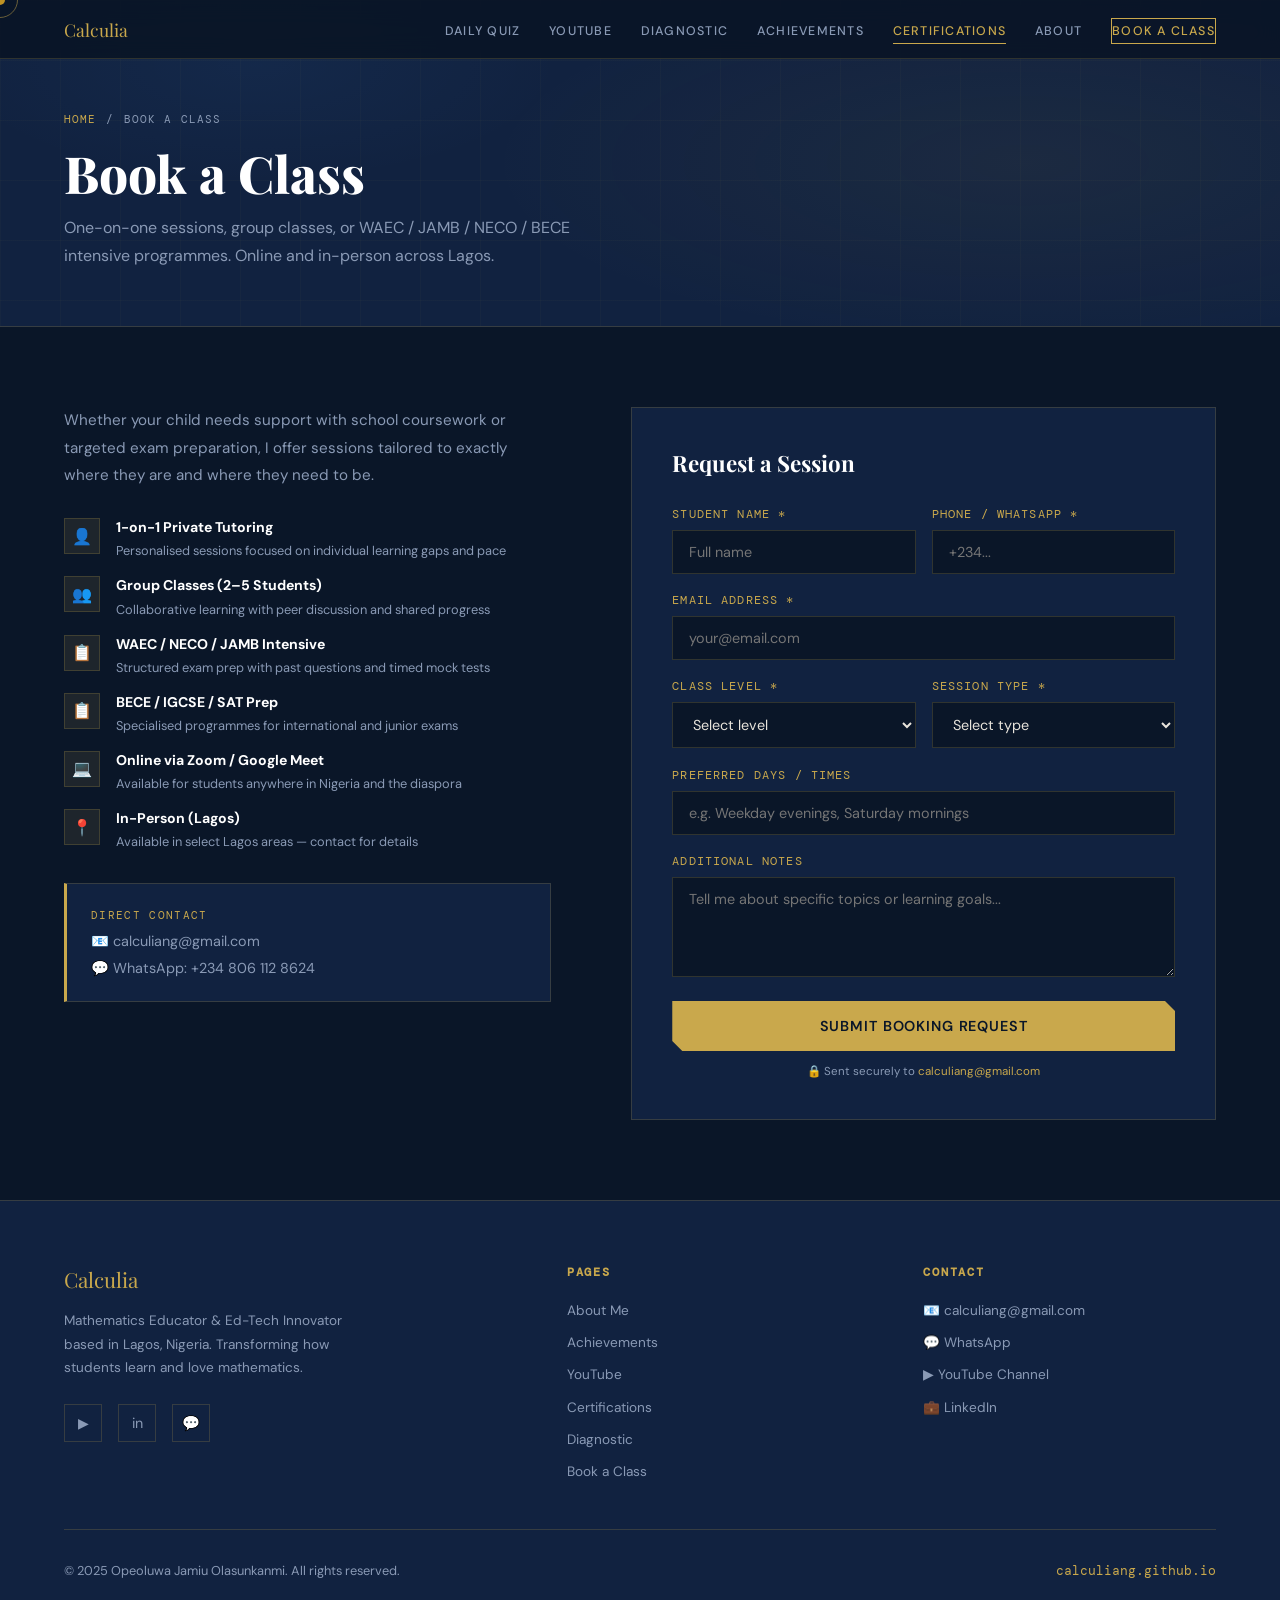
<file: booking.html>
<!DOCTYPE html>
<html lang="en">
<head>
<meta charset="UTF-8">
<meta name="viewport" content="width=device-width, initial-scale=1.0">
<title>Book a Class | Calculia &mdash; Opeoluwa Jamiu</title>
<meta name="description" content="Book a Mathematics tutoring session — WAEC, NECO, JAMB, BECE, IGCSE, SAT. Online & Lagos in-person.">
<meta name="author" content="Opeoluwa Jamiu Olasunkanmi">
<meta property="og:type" content="website">
<meta property="og:url" content="https://calculiang.github.io/booking.html">
<meta property="og:title" content="Book a Class | Calculia">
<meta property="og:description" content="Book a Mathematics tutoring session — WAEC, NECO, JAMB, BECE, IGCSE, SAT. Online & Lagos in-person.">
<meta name="theme-color" content="#0a1628">
<link rel="icon" href="data:image/svg+xml,<svg xmlns='http://www.w3.org/2000/svg' viewBox='0 0 100 100'><rect width='100' height='100' rx='12' fill='%230a1628'/><text y='72' x='50' text-anchor='middle' font-size='60' font-family='serif' fill='%23c9a84c'>&#x2211;</text></svg>">
<link rel="stylesheet" href="style.css">
</head>
<body>
<div class="cursor" id="cursor"></div>
<div class="cursor-ring" id="cursorRing"></div>
<!-- NAV -->
<nav>
  <a href="index.html" class="nav-logo">Calculia</a>
  <ul class="nav-links" id="navLinks">
    <li><a href="daily-quiz.html">Daily Quiz</a></li>
    <li><a href="youtube.html">YouTube</a></li>
    <li><a href="diagnostic.html">Diagnostic</a></li>
    <li><a href="achievements.html">Achievements</a></li> 
    <li><a href="certifications.html" class='active'>Certifications</a></li>
    <li><a href="about.html">About</a></li>
    <li><a href="booking.html" class='nav-cta'>Book a Class</a></li>
  </ul>
  <div class="hamburger" onclick="toggleNav()"><span></span><span></span><span></span></div>
</nav>
<div class="page-banner">
  <div class="page-banner-grid"></div>
  <div class="page-banner-inner">
    <div class="breadcrumb"><a href="index.html">Home</a><span>/</span><span>Book a Class</span></div>
    <h1>Book a Class</h1>
    <p>One-on-one sessions, group classes, or WAEC / JAMB / NECO / BECE intensive programmes. Online and in-person across Lagos.</p>
  </div>
</div>

<section style="background:var(--navy);">
  <div class="booking-layout">
    <div class="booking-info reveal">
      <p>Whether your child needs support with school coursework or targeted exam preparation, I offer sessions tailored to exactly where they are and where they need to be.</p>
      <div class="booking-features">
        <div class="bf-item"><div class="bf-icon">&#x1F464;</div><div class="bf-text"><strong>1-on-1 Private Tutoring</strong><span>Personalised sessions focused on individual learning gaps and pace</span></div></div>
        <div class="bf-item"><div class="bf-icon">&#x1F465;</div><div class="bf-text"><strong>Group Classes (2&ndash;5 Students)</strong><span>Collaborative learning with peer discussion and shared progress</span></div></div>
        <div class="bf-item"><div class="bf-icon">&#x1F4CB;</div><div class="bf-text"><strong>WAEC / NECO / JAMB Intensive</strong><span>Structured exam prep with past questions and timed mock tests</span></div></div>
        <div class="bf-item"><div class="bf-icon">&#x1F4CB;</div><div class="bf-text"><strong>BECE / IGCSE / SAT Prep</strong><span>Specialised programmes for international and junior exams</span></div></div>
        <div class="bf-item"><div class="bf-icon">&#x1F4BB;</div><div class="bf-text"><strong>Online via Zoom / Google Meet</strong><span>Available for students anywhere in Nigeria and the diaspora</span></div></div>
        <div class="bf-item"><div class="bf-icon">&#x1F4CD;</div><div class="bf-text"><strong>In-Person (Lagos)</strong><span>Available in select Lagos areas &mdash; contact for details</span></div></div>
      </div>
      <div style="padding:1.5rem;background:var(--navy-mid);border:1px solid var(--border);border-left:3px solid var(--gold);">
        <div style="font-family:'DM Mono',monospace;font-size:.7rem;color:var(--gold);letter-spacing:.12em;text-transform:uppercase;margin-bottom:.6rem;">Direct Contact</div>
        <div style="display:flex;flex-direction:column;gap:.6rem;">
          <a href="mailto:calculiang@gmail.com" style="font-size:.9rem;color:var(--text-muted);display:flex;align-items:center;gap:.6rem;">&#x1F4E7; calculiang@gmail.com</a>
          <a href="https://wa.me/+2348061128624" target="_blank" style="font-size:.9rem;color:var(--text-muted);display:flex;align-items:center;gap:.6rem;">&#x1F4AC; WhatsApp: +234 806 112 8624</a>
        </div>
      </div>
    </div>

    <div class="booking-form-wrap reveal rd1">
      <h3>Request a Session</h3>
      <div id="formSuccess">
        <div style="font-size:1.8rem;margin-bottom:.5rem;">&#x2705;</div>
        <div style="font-family:'Playfair Display',serif;font-size:1.1rem;color:#6fcf6f;font-weight:600;margin-bottom:.3rem;">Booking Request Sent!</div>
        <div style="font-size:.85rem;color:var(--text-muted);">I'll get back to you within 24 hours via email or WhatsApp.</div>
      </div>
      <form id="bookingForm" action="https://formspree.io/f/mreyvnpb" method="POST" onsubmit="handleFormSubmit(event)">
        <input type="hidden" name="_replyto" id="replyToField">
        <input type="hidden" name="_subject" value="New Class Booking — Calculia Portfolio">
        <div class="form-row">
          <div class="form-group"><label>Student Name *</label><input type="text" name="student_name" placeholder="Full name" required></div>
          <div class="form-group"><label>Phone / WhatsApp *</label><input type="tel" name="whatsapp_phone" placeholder="+234..." required></div>
        </div>
        <div class="form-group"><label>Email Address *</label><input type="email" name="email" id="emailField" placeholder="your@email.com" required oninput="document.getElementById('replyToField').value=this.value"></div>
        <div class="form-row">
          <div class="form-group"><label>Class Level *</label>
            <select name="class_level" required>
              <option value="">Select level</option>
              <option>JSS 1</option><option>JSS 2</option><option>JSS 3</option>
              <option>SS 1</option><option>SS 2</option><option>SS 3</option>
              <option>IGCSE</option><option>SAT Prep</option>
            </select>
          </div>
          <div class="form-group"><label>Session Type *</label>
            <select name="session_type" required>
              <option value="">Select type</option>
              <option>1-on-1 Private Tutoring</option>
              <option>Group Class (2-5 Students)</option>
              <option>WAEC Intensive</option>
              <option>NECO Intensive</option>
              <option>JAMB Intensive</option>
              <option>BECE Intensive</option>
              <option>IGCSE Prep</option>
              <option>SAT Prep</option>
            </select>
          </div>
        </div>
        <div class="form-group"><label>Preferred Days / Times</label><input type="text" name="preferred_schedule" placeholder="e.g. Weekday evenings, Saturday mornings"></div>
        <div class="form-group"><label>Additional Notes</label><textarea name="additional_notes" placeholder="Tell me about specific topics or learning goals..."></textarea></div>
        <button type="submit" class="form-submit" id="submitBtn">Submit Booking Request</button>
        <p style="font-size:.72rem;color:var(--text-muted);margin-top:.8rem;text-align:center;">&#x1F512; Sent securely to <span style="color:var(--gold)">calculiang@gmail.com</span></p>
      </form>
    </div>
  </div>
</section>
<script>
async function handleFormSubmit(e) {
  e.preventDefault();
  const btn=document.getElementById('submitBtn');
  const form=document.getElementById('bookingForm');
  const success=document.getElementById('formSuccess');
  const required=form.querySelectorAll('[required]');
  let valid=true;
  required.forEach(f=>{if(!f.value.trim()){f.style.borderColor='#e05555';valid=false;}else{f.style.borderColor='';}});
  if(!valid){btn.textContent='&#x26A0; Please fill in all required fields';btn.style.background='#8b2222';setTimeout(()=>{btn.textContent='Submit Booking Request';btn.style.background='';},3000);return;}
  btn.textContent='Sending...';btn.style.opacity='.7';btn.disabled=true;
  try{
    const res=await fetch(form.action,{method:'POST',body:new FormData(form),headers:{'Accept':'application/json'}});
    if(res.ok){form.style.display='none';success.style.display='block';}
    else throw new Error();
  }catch{btn.textContent='Failed. Please email or WhatsApp directly.';btn.style.background='#8b2222';btn.style.opacity='1';btn.disabled=false;setTimeout(()=>{btn.textContent='Submit Booking Request';btn.style.background='';},5000);}
}
</script>

<!-- FOOTER -->
<footer>
  <div class="footer-grid">
    <div class="footer-brand">
      <a href="index.html" class="logo">Calculia</a>
      <p>Mathematics Educator &amp; Ed-Tech Innovator based in Lagos, Nigeria. Transforming how students learn and love mathematics.</p>
      <div class="social-links">
        <a href="https://www.youtube.com/channel/UCdj-SJ9aTm0fqCdhB6cHcyw" target="_blank" class="social-link" title="YouTube">&#x25B6;</a>
        <a href="https://www.linkedin.com/in/opeoluwajamiu" target="_blank" class="social-link" title="LinkedIn">in</a>
        <a href="https://wa.me/+2348061128624" target="_blank" class="social-link" title="WhatsApp">&#x1F4AC;</a>
      </div>
    </div>
    <div class="footer-col">
      <h4>Pages</h4>
      <ul>
        <li><a href="about.html">About Me</a></li>
        <li><a href="achievements.html">Achievements</a></li>
        <li><a href="youtube.html">YouTube</a></li>
        <li><a href="certifications.html">Certifications</a></li>
        <li><a href="diagnostic.html">Diagnostic</a></li>
        <li><a href="booking.html">Book a Class</a></li>
      </ul>
    </div>
    <div class="footer-col">
      <h4>Contact</h4>
      <ul>
        <li><a href="mailto:calculiang@gmail.com">&#x1F4E7; calculiang@gmail.com</a></li>
        <li><a href="https://wa.me/+2348061128624" target="_blank">&#x1F4AC; WhatsApp</a></li>
        <li><a href="https://www.youtube.com/channel/UCdj-SJ9aTm0fqCdhB6cHcyw" target="_blank">&#x25B6; YouTube Channel</a></li>
        <li><a href="https://www.linkedin.com/in/opeoluwajamiu" target="_blank">&#x1F4BC; LinkedIn</a></li>
      </ul>
    </div>
  </div>
  <div class="footer-bottom">
    <p>&copy; 2025 Opeoluwa Jamiu Olasunkanmi. All rights reserved.</p>
    <span>calculiang.github.io</span>
  </div>
</footer>
<button id="scrollTop" onclick="window.scrollTo({top:0,behavior:'smooth'})" title="Back to top">&#x2191;</button>
<script>
const cur=document.getElementById('cursor'),ring=document.getElementById('cursorRing');
document.addEventListener('mousemove',e=>{
  cur.style.left=e.clientX+'px';cur.style.top=e.clientY+'px';
  setTimeout(()=>{ring.style.left=e.clientX+'px';ring.style.top=e.clientY+'px'},60);
});
document.querySelectorAll('a,button,.ach-card,.cert-card,.proj-card,.home-nav-card,.yt-playlist-card,.pillar').forEach(el=>{
  el.addEventListener('mouseenter',()=>{ring.style.width='52px';ring.style.height='52px';ring.style.opacity='.9'});
  el.addEventListener('mouseleave',()=>{ring.style.width='36px';ring.style.height='36px';ring.style.opacity='.5'});
});
const obs=new IntersectionObserver(entries=>entries.forEach(e=>{if(e.isIntersecting)e.target.classList.add('visible')}),{threshold:.1});
document.querySelectorAll('.reveal').forEach(el=>obs.observe(el));
window.addEventListener('scroll',()=>{
  const b=document.getElementById('scrollTop');
  b.style.opacity=window.scrollY>400?'1':'0';
  b.style.pointerEvents=window.scrollY>400?'auto':'none';
});
function toggleNav(){
  const nl=document.getElementById('navLinks');
  if(nl.style.display==='flex'){nl.style.cssText=''}
  else{nl.style.cssText='display:flex!important;flex-direction:column;position:fixed;top:62px;left:0;right:0;background:rgba(10,22,40,.98);padding:2rem;gap:1.5rem;border-bottom:1px solid rgba(201,168,76,.2);z-index:99;backdrop-filter:blur(12px)';
  nl.querySelectorAll('a').forEach(a=>{a.style.fontSize='1rem';a.addEventListener('click',()=>{nl.style.cssText=''})});}
}
</script>
</body>
</html>
</file>
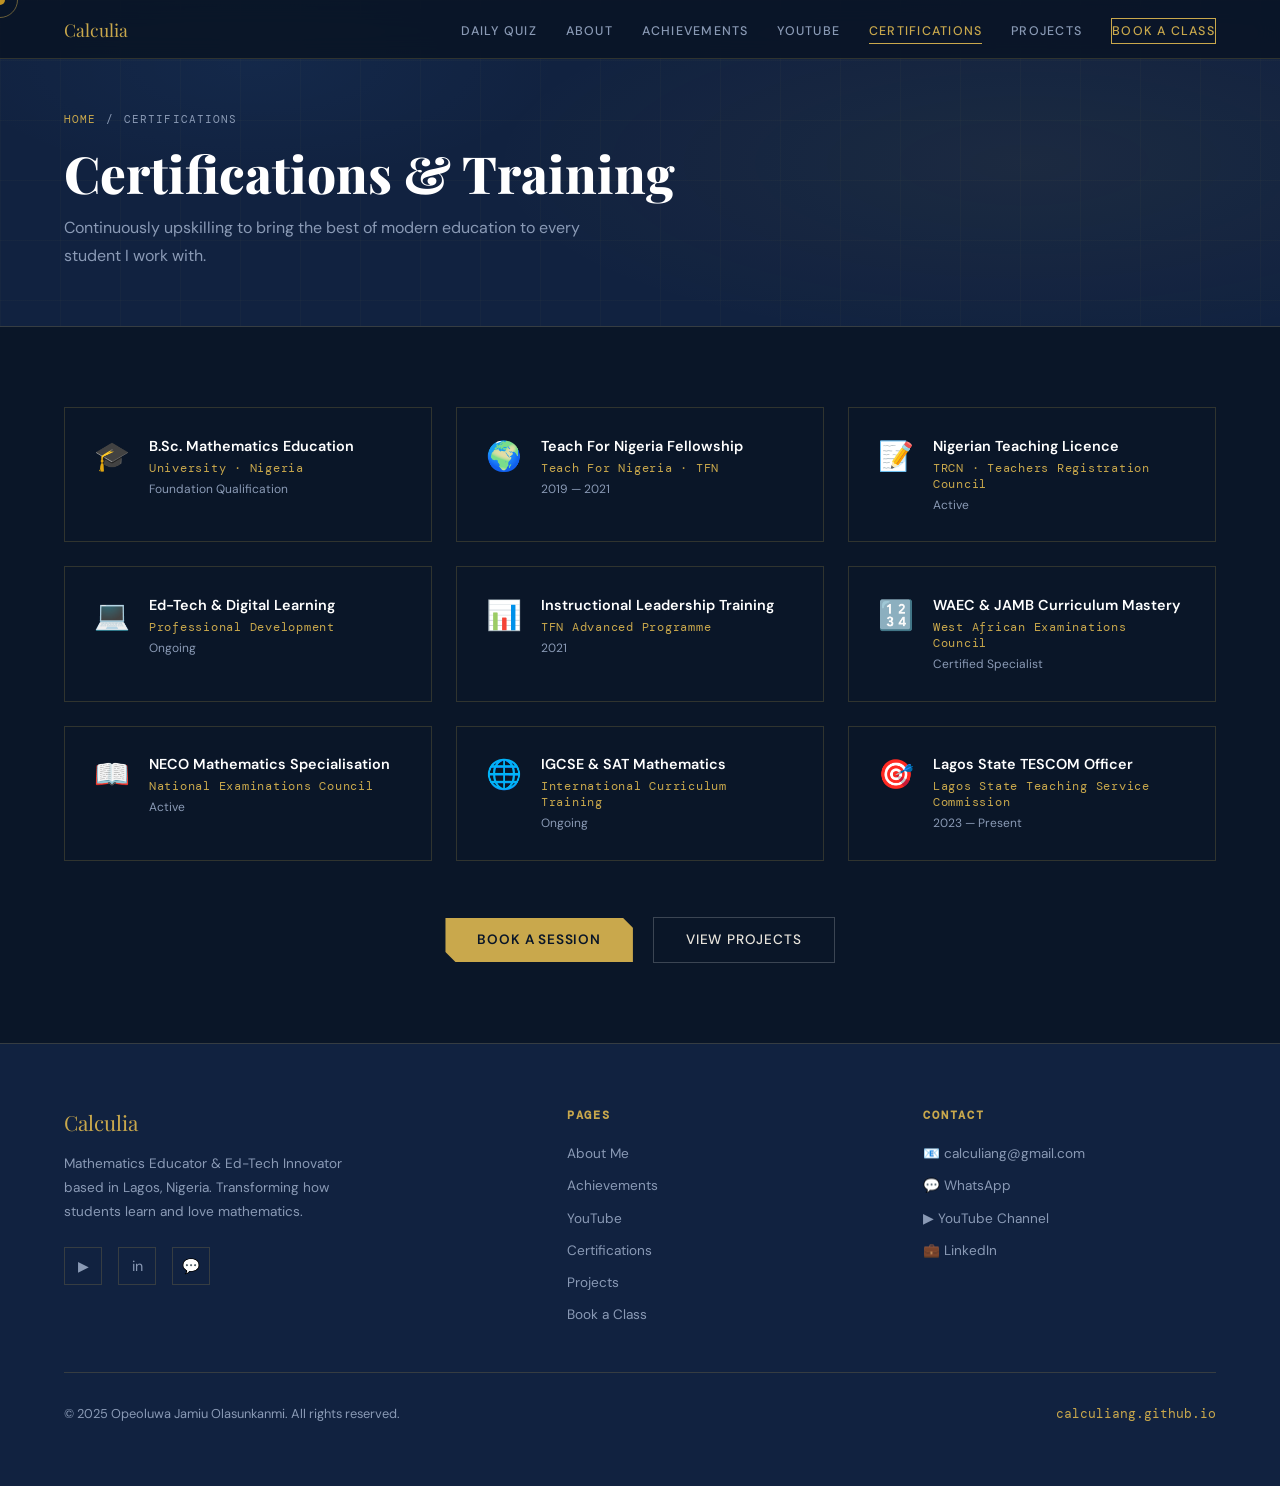
<file: certifications.html>
<!DOCTYPE html>
<html lang="en">
<head>
<meta charset="UTF-8">
<meta name="viewport" content="width=device-width, initial-scale=1.0">
<title>Certifications | Calculia &mdash; Opeoluwa Jamiu</title>
<meta name="description" content="TRCN Licensed, Teach For Nigeria Fellow, B.Sc Mathematics Education — credentials of Opeoluwa Jamiu.">
<meta name="author" content="Opeoluwa Jamiu Olasunkanmi">
<meta property="og:type" content="website">
<meta property="og:url" content="https://calculiang.github.io/certifications.html">
<meta property="og:title" content="Certifications | Calculia">
<meta property="og:description" content="TRCN Licensed, Teach For Nigeria Fellow, B.Sc Mathematics Education — credentials of Opeoluwa Jamiu.">
<meta name="theme-color" content="#0a1628">
<link rel="icon" href="data:image/svg+xml,<svg xmlns='http://www.w3.org/2000/svg' viewBox='0 0 100 100'><rect width='100' height='100' rx='12' fill='%230a1628'/><text y='72' x='50' text-anchor='middle' font-size='60' font-family='serif' fill='%23c9a84c'>&#x2211;</text></svg>">
<link rel="stylesheet" href="style.css">
</head>
<body>
<div class="cursor" id="cursor"></div>
<div class="cursor-ring" id="cursorRing"></div>
<!-- NAV -->
<nav>
  <a href="index.html" class="nav-logo">Calculia</a>
  <ul class="nav-links" id="navLinks">
    <li><a href="daily-quiz.html">Daily Quiz</a></li>
    <li><a href="about.html">About</a></li>
    <li><a href="achievements.html">Achievements</a></li>
    <li><a href="youtube.html">YouTube</a></li>
    <li><a href="certifications.html" class='active'>Certifications</a></li>
    <li><a href="projects.html">Projects</a></li>
    <li><a href="booking.html" class='nav-cta'>Book a Class</a></li>
  </ul>
  <div class="hamburger" onclick="toggleNav()"><span></span><span></span><span></span></div>
</nav>
<div class="page-banner">
  <div class="page-banner-grid"></div>
  <div class="page-banner-inner">
    <div class="breadcrumb"><a href="index.html">Home</a><span>/</span><span>Certifications</span></div>
    <h1>Certifications &amp; Training</h1>
    <p>Continuously upskilling to bring the best of modern education to every student I work with.</p>
  </div>
</div>

<section style="background:var(--navy);">
  <div class="cert-grid">
    <div class="cert-card reveal"><div class="cert-icon">&#x1F393;</div><div><div class="cert-name">B.Sc. Mathematics Education</div><div class="cert-issuer">University &middot; Nigeria</div><div class="cert-year">Foundation Qualification</div></div></div>
    <div class="cert-card reveal rd1"><div class="cert-icon">&#x1F30D;</div><div><div class="cert-name">Teach For Nigeria Fellowship</div><div class="cert-issuer">Teach For Nigeria &middot; TFN</div><div class="cert-year">2019 &mdash; 2021</div></div></div>
    <div class="cert-card reveal rd2"><div class="cert-icon">&#x1F4DD;</div><div><div class="cert-name">Nigerian Teaching Licence</div><div class="cert-issuer">TRCN &middot; Teachers Registration Council</div><div class="cert-year">Active</div></div></div>
    <div class="cert-card reveal"><div class="cert-icon">&#x1F4BB;</div><div><div class="cert-name">Ed-Tech &amp; Digital Learning</div><div class="cert-issuer">Professional Development</div><div class="cert-year">Ongoing</div></div></div>
    <div class="cert-card reveal rd1"><div class="cert-icon">&#x1F4CA;</div><div><div class="cert-name">Instructional Leadership Training</div><div class="cert-issuer">TFN Advanced Programme</div><div class="cert-year">2021</div></div></div>
    <div class="cert-card reveal rd2"><div class="cert-icon">&#x1F522;</div><div><div class="cert-name">WAEC &amp; JAMB Curriculum Mastery</div><div class="cert-issuer">West African Examinations Council</div><div class="cert-year">Certified Specialist</div></div></div>
    <div class="cert-card reveal"><div class="cert-icon">&#x1F4D6;</div><div><div class="cert-name">NECO Mathematics Specialisation</div><div class="cert-issuer">National Examinations Council</div><div class="cert-year">Active</div></div></div>
    <div class="cert-card reveal rd1"><div class="cert-icon">&#x1F310;</div><div><div class="cert-name">IGCSE &amp; SAT Mathematics</div><div class="cert-issuer">International Curriculum Training</div><div class="cert-year">Ongoing</div></div></div>
    <div class="cert-card reveal rd2"><div class="cert-icon">&#x1F3AF;</div><div><div class="cert-name">Lagos State TESCOM Officer</div><div class="cert-issuer">Lagos State Teaching Service Commission</div><div class="cert-year">2023 &mdash; Present</div></div></div>
  </div>
  <div style="text-align:center;margin-top:3.5rem;" class="reveal">
    <a href="booking.html" class="btn-gold">Book a Session</a>
    <a href="projects.html" class="btn-outline" style="margin-left:1rem;">View Projects</a>
  </div>
</section>

<!-- FOOTER -->
<footer>
  <div class="footer-grid">
    <div class="footer-brand">
      <a href="index.html" class="logo">Calculia</a>
      <p>Mathematics Educator &amp; Ed-Tech Innovator based in Lagos, Nigeria. Transforming how students learn and love mathematics.</p>
      <div class="social-links">
        <a href="https://www.youtube.com/channel/UCdj-SJ9aTm0fqCdhB6cHcyw" target="_blank" class="social-link" title="YouTube">&#x25B6;</a>
        <a href="https://www.linkedin.com/in/opeoluwajamiu" target="_blank" class="social-link" title="LinkedIn">in</a>
        <a href="https://wa.me/+2348061128624" target="_blank" class="social-link" title="WhatsApp">&#x1F4AC;</a>
      </div>
    </div>
    <div class="footer-col">
      <h4>Pages</h4>
      <ul>
        <li><a href="about.html">About Me</a></li>
        <li><a href="achievements.html">Achievements</a></li>
        <li><a href="youtube.html">YouTube</a></li>
        <li><a href="certifications.html">Certifications</a></li>
        <li><a href="projects.html">Projects</a></li>
        <li><a href="booking.html">Book a Class</a></li>
      </ul>
    </div>
    <div class="footer-col">
      <h4>Contact</h4>
      <ul>
        <li><a href="mailto:calculiang@gmail.com">&#x1F4E7; calculiang@gmail.com</a></li>
        <li><a href="https://wa.me/+2348061128624" target="_blank">&#x1F4AC; WhatsApp</a></li>
        <li><a href="https://www.youtube.com/channel/UCdj-SJ9aTm0fqCdhB6cHcyw" target="_blank">&#x25B6; YouTube Channel</a></li>
        <li><a href="https://www.linkedin.com/in/opeoluwajamiu" target="_blank">&#x1F4BC; LinkedIn</a></li>
      </ul>
    </div>
  </div>
  <div class="footer-bottom">
    <p>&copy; 2025 Opeoluwa Jamiu Olasunkanmi. All rights reserved.</p>
    <span>calculiang.github.io</span>
  </div>
</footer>
<button id="scrollTop" onclick="window.scrollTo({top:0,behavior:'smooth'})" title="Back to top">&#x2191;</button>
<script>
const cur=document.getElementById('cursor'),ring=document.getElementById('cursorRing');
document.addEventListener('mousemove',e=>{
  cur.style.left=e.clientX+'px';cur.style.top=e.clientY+'px';
  setTimeout(()=>{ring.style.left=e.clientX+'px';ring.style.top=e.clientY+'px'},60);
});
document.querySelectorAll('a,button,.ach-card,.cert-card,.proj-card,.home-nav-card,.yt-playlist-card,.pillar').forEach(el=>{
  el.addEventListener('mouseenter',()=>{ring.style.width='52px';ring.style.height='52px';ring.style.opacity='.9'});
  el.addEventListener('mouseleave',()=>{ring.style.width='36px';ring.style.height='36px';ring.style.opacity='.5'});
});
const obs=new IntersectionObserver(entries=>entries.forEach(e=>{if(e.isIntersecting)e.target.classList.add('visible')}),{threshold:.1});
document.querySelectorAll('.reveal').forEach(el=>obs.observe(el));
window.addEventListener('scroll',()=>{
  const b=document.getElementById('scrollTop');
  b.style.opacity=window.scrollY>400?'1':'0';
  b.style.pointerEvents=window.scrollY>400?'auto':'none';
});
function toggleNav(){
  const nl=document.getElementById('navLinks');
  if(nl.style.display==='flex'){nl.style.cssText=''}
  else{nl.style.cssText='display:flex!important;flex-direction:column;position:fixed;top:62px;left:0;right:0;background:rgba(10,22,40,.98);padding:2rem;gap:1.5rem;border-bottom:1px solid rgba(201,168,76,.2);z-index:99;backdrop-filter:blur(12px)';
  nl.querySelectorAll('a').forEach(a=>{a.style.fontSize='1rem';a.addEventListener('click',()=>{nl.style.cssText=''})});}
}
</script>
</body>
</html>
</file>
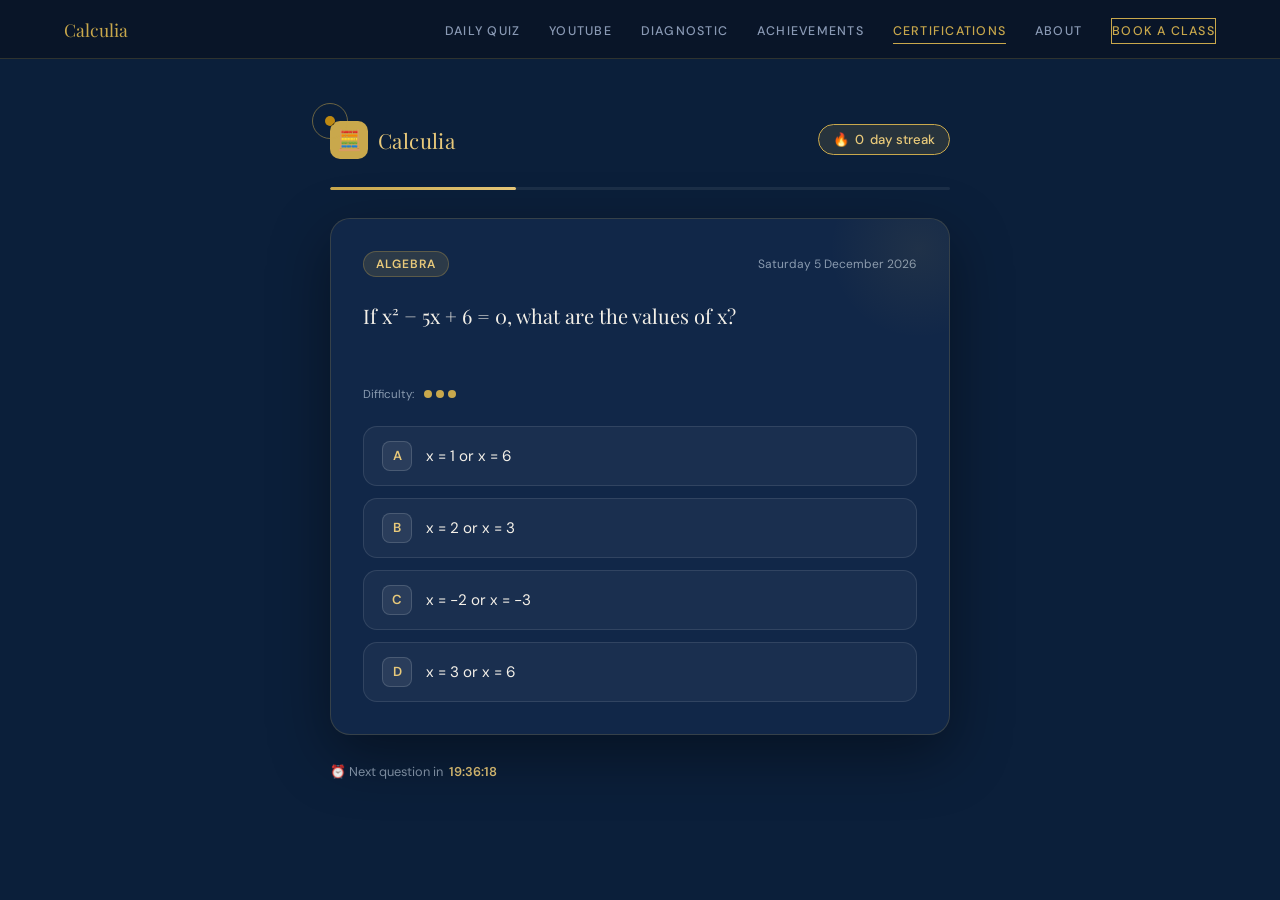
<file: daily-quiz.html>
<!DOCTYPE html>
<html lang="en">
<head>
<meta charset="UTF-8" />
<meta name="viewport" content="width=device-width, initial-scale=1.0" />
<title>Calculia Daily Quiz</title>
<link href="https://fonts.googleapis.com/css2?family=Playfair+Display:wght@500;700&family=DM+Sans:wght@300;400;500;600&display=swap" rel="stylesheet" />
<link rel="icon" href="data:image/svg+xml,<svg xmlns='http://www.w3.org/2000/svg' viewBox='0 0 100 100'><rect width='100' height='100' rx='12' fill='%230a1628'/><text y='72' x='50' text-anchor='middle' font-size='60' font-family='serif' fill='%23c9a84c'>&#x2211;</text></svg>">
<link rel="stylesheet" href="style.css" />
  <style>
  :root {
    --navy: #0B1F3A;
    --navy-mid: #112748;
    --navy-light: #1A3A5C;
    --gold: #C9A84C;
    --gold-light: #E8C97A;
    --gold-dim: rgba(201,168,76,0.15);
    --white: #F4F0E8;
    --grey: #8A9BB0;
    --correct: #2ECC71;
    --wrong: #E74C3C;
    --radius: 14px;
  }

  * { box-sizing: border-box; margin: 0; padding: 0; }

  body {
    font-family: 'DM Sans', sans-serif;
    background: var(--navy);
    color: var(--white);
    min-height: 100vh;
    display: flex;
    align-items: center;
    justify-content: center;
    padding: 20px;
  }

  .quiz-wrapper {
    width: 100%;
    max-width: 620px;
  }

  /* ── Header ── */
  .quiz-header {
    display: flex;
    align-items: center;
    justify-content: space-between;
    margin-bottom: 28px;
  }
  .brand {
    display: flex;
    align-items: center;
    gap: 10px;
  }
  .brand-icon {
    width: 38px; height: 38px;
    background: var(--gold);
    border-radius: 10px;
    display: flex; align-items: center; justify-content: center;
    font-size: 20px;
  }
  .brand-name {
    font-family: 'Playfair Display', serif;
    font-size: 1.3rem;
    color: var(--gold-light);
    letter-spacing: 0.02em;
  }
  .streak-badge {
    display: flex; align-items: center; gap: 6px;
    background: var(--gold-dim);
    border: 1px solid var(--gold);
    border-radius: 50px;
    padding: 6px 14px;
    font-size: 0.82rem;
    font-weight: 500;
    color: var(--gold-light);
  }

  /* ── Card ── */
  .quiz-card {
    background: var(--navy-mid);
    border: 1px solid rgba(201,168,76,0.2);
    border-radius: 20px;
    padding: 32px;
    position: relative;
    overflow: hidden;
    box-shadow: 0 20px 60px rgba(0,0,0,0.4);
  }
  .quiz-card::before {
    content: '';
    position: absolute;
    top: -60px; right: -60px;
    width: 180px; height: 180px;
    background: radial-gradient(circle, rgba(201,168,76,0.08) 0%, transparent 70%);
    pointer-events: none;
  }

  /* ── Meta bar ── */
  .meta-bar {
    display: flex;
    align-items: center;
    justify-content: space-between;
    margin-bottom: 22px;
  }
  .topic-pill {
    background: var(--gold-dim);
    border: 1px solid rgba(201,168,76,0.3);
    color: var(--gold-light);
    font-size: 0.75rem;
    font-weight: 600;
    text-transform: uppercase;
    letter-spacing: 0.08em;
    padding: 4px 12px;
    border-radius: 50px;
  }
  .day-label {
    font-size: 0.75rem;
    color: var(--grey);
    font-weight: 400;
  }

  /* ── Question ── */
  .question-text {
    font-family: 'Playfair Display', serif;
    font-size: 1.25rem;
    line-height: 1.65;
    color: var(--white);
    margin-bottom: 28px;
    min-height: 60px;
  }

  /* ── Difficulty dots ── */
  .difficulty {
    display: flex; gap: 4px; margin-bottom: 24px; align-items: center;
  }
  .difficulty span { font-size: 0.72rem; color: var(--grey); margin-right: 6px; }
  .dot {
    width: 8px; height: 8px; border-radius: 50%;
    background: rgba(201,168,76,0.25);
  }
  .dot.filled { background: var(--gold); }

  /* ── Options ── */
  .options { display: flex; flex-direction: column; gap: 12px; }

  .option-btn {
    display: flex; align-items: center; gap: 14px;
    background: rgba(255,255,255,0.04);
    border: 1.5px solid rgba(255,255,255,0.1);
    border-radius: var(--radius);
    padding: 14px 18px;
    cursor: pointer;
    transition: all 0.2s ease;
    text-align: left;
    width: 100%;
    color: var(--white);
    font-family: 'DM Sans', sans-serif;
    font-size: 0.95rem;
    font-weight: 400;
  }
  .option-btn:hover:not(:disabled) {
    background: var(--gold-dim);
    border-color: var(--gold);
    transform: translateX(4px);
  }
  .option-label {
    width: 30px; height: 30px; min-width: 30px;
    border-radius: 8px;
    background: rgba(255,255,255,0.07);
    border: 1px solid rgba(255,255,255,0.15);
    display: flex; align-items: center; justify-content: center;
    font-weight: 600; font-size: 0.82rem;
    color: var(--gold-light);
    transition: all 0.2s;
  }

  /* States */
  .option-btn.correct {
    background: rgba(46,204,113,0.12);
    border-color: var(--correct);
    animation: pulse-correct 0.4s ease;
  }
  .option-btn.correct .option-label {
    background: var(--correct);
    border-color: var(--correct);
    color: #fff;
  }
  .option-btn.wrong {
    background: rgba(231,76,60,0.12);
    border-color: var(--wrong);
  }
  .option-btn.wrong .option-label {
    background: var(--wrong);
    border-color: var(--wrong);
    color: #fff;
  }
  .option-btn:disabled { cursor: default; transform: none; }

  @keyframes pulse-correct {
    0% { transform: scale(1); }
    50% { transform: scale(1.02); }
    100% { transform: scale(1); }
  }

  /* ── Explanation ── */
  .explanation {
    margin-top: 20px;
    background: rgba(201,168,76,0.08);
    border-left: 3px solid var(--gold);
    border-radius: 0 10px 10px 0;
    padding: 14px 16px;
    font-size: 0.9rem;
    line-height: 1.6;
    color: #C8D8E8;
    display: none;
    animation: fadeIn 0.4s ease;
  }
  .explanation.visible { display: block; }
  .explanation strong { color: var(--gold-light); }

  @keyframes fadeIn {
    from { opacity: 0; transform: translateY(6px); }
    to   { opacity: 1; transform: translateY(0); }
  }

  /* ── Result badge ── */
  .result-badge {
    display: none;
    align-items: center; gap: 10px;
    margin-top: 20px;
    font-weight: 600; font-size: 0.95rem;
    animation: fadeIn 0.4s ease;
  }
  .result-badge.visible { display: flex; }
  .result-badge.right { color: var(--correct); }
  .result-badge.wrong { color: var(--wrong); }
  .result-icon { font-size: 1.3rem; }

  /* ── Footer ── */
  .quiz-footer {
    display: flex;
    align-items: center;
    justify-content: space-between;
    margin-top: 28px;
    flex-wrap: wrap;
    gap: 12px;
  }

  .countdown {
    font-size: 0.8rem;
    color: var(--grey);
    display: flex; align-items: center; gap: 6px;
  }
  .countdown-time { color: var(--gold-light); font-weight: 600; }

  .share-btn {
    background: transparent;
    border: 1.5px solid var(--gold);
    color: var(--gold-light);
    font-family: 'DM Sans', sans-serif;
    font-size: 0.82rem;
    font-weight: 600;
    padding: 8px 18px;
    border-radius: 50px;
    cursor: pointer;
    transition: all 0.2s;
    display: none;
  }
  .share-btn:hover { background: var(--gold); color: var(--navy); }
  .share-btn.visible { display: block; }

  /* ── Progress bar ── */
  .progress-track {
    height: 3px;
    background: rgba(255,255,255,0.07);
    border-radius: 3px;
    margin-bottom: 28px;
    overflow: hidden;
  }
  .progress-fill {
    height: 100%;
    background: linear-gradient(90deg, var(--gold), var(--gold-light));
    border-radius: 3px;
    transition: width 1s linear;
  }

  /* ── Already answered today ── */
  .already-done {
    text-align: center;
    padding: 20px 0;
    display: none;
  }
  .already-done .big-icon { font-size: 3rem; margin-bottom: 12px; }
  .already-done h3 {
    font-family: 'Playfair Display', serif;
    font-size: 1.2rem;
    color: var(--gold-light);
    margin-bottom: 8px;
  }
  .already-done p { color: var(--grey); font-size: 0.88rem; line-height: 1.6; }

  /* Responsive */
  @media (max-width: 480px) {
    .quiz-card { padding: 22px 18px; }
    .question-text { font-size: 1.1rem; }
    .quiz-header { margin-bottom: 20px; }
  }
</style>
</head>
<body>

<div class="quiz-wrapper">

  <!-- Header -->
<div class="cursor" id="cursor"></div>
<div class="cursor-ring" id="cursorRing"></div>
<!-- NAV -->
<nav>
  <a href="index.html" class="nav-logo">Calculia</a>
  <ul class="nav-links" id="navLinks">
    <li><a href="daily-quiz.html">Daily Quiz</a></li>
    <li><a href="youtube.html">YouTube</a></li>
    <li><a href="diagnostic.html">Diagnostic</a></li>
    <li><a href="achievements.html">Achievements</a></li> 
    <li><a href="certifications.html" class='active'>Certifications</a></li>
    <li><a href="about.html">About</a></li>
    <li><a href="booking.html" class='nav-cta'>Book a Class</a></li>
  </ul>
  <div class="hamburger" onclick="toggleNav()"><span></span><span></span><span></span></div>
</nav>
  <div class="quiz-header">
    <div class="brand">
      <div class="brand-icon">🧮</div>
      <a href="index.html"><span class="brand-name">Calculia</span></a>
    </div>
    <div class="streak-badge">
      🔥 <span id="streakCount">0</span> day streak
    </div>
  </div>

  <!-- Progress -->
  <div class="progress-track">
    <div class="progress-fill" id="progressFill" style="width:0%"></div>
  </div>

  <!-- Card -->
  <div class="quiz-card">

    <div class="meta-bar">
      <div class="topic-pill" id="topicPill">Loading…</div>
      <div class="day-label" id="dayLabel"></div>
    </div>

    <!-- Question view -->
    <div id="questionView">
      <div class="question-text" id="questionText"></div>

      <div class="difficulty" id="difficultyRow">
        <span>Difficulty:</span>
        <div class="dot" id="d1"></div>
        <div class="dot" id="d2"></div>
        <div class="dot" id="d3"></div>
      </div>

      <div class="options" id="optionsList"></div>

      <div class="result-badge" id="resultBadge">
        <span class="result-icon" id="resultIcon"></span>
        <span id="resultText"></span>
      </div>

      <div class="explanation" id="explanation"></div>
    </div>

    <!-- Already answered view -->
    <div class="already-done" id="alreadyDone">
      <div class="big-icon">✅</div>
      <h3>You've answered today's question!</h3>
      <p id="alreadyMsg"></p>
    </div>

  </div>

  <!-- Footer -->
  <div class="quiz-footer">
    <div class="countdown">
      ⏰ Next question in <span class="countdown-time" id="countdownTimer">--:--:--</span>
    </div>
    <button class="share-btn" id="shareBtn" onclick="shareResult()">
      Share Result 🔗
    </button>
  </div>

</div>

<script>
// ═══════════════════════════════════════════
//  QUESTION BANK  — Add as many as you like!
//  Topics: algebra | geometry | arithmetic | statistics | trigonometry | numbers
//  Difficulty: 1 = Easy, 2 = Medium, 3 = Hard
// ═══════════════════════════════════════════
const QUESTIONS = [
  {
    topic: "Algebra",
    difficulty: 1,
    question: "If 2x + 5 = 13, what is the value of x?",
    options: ["3", "4", "5", "6"],
    answer: 1,
    explanation: "Subtract 5 from both sides: 2x = 8. Divide by 2: x = <strong>4</strong>."
  },
  {
    topic: "Percentages",
    difficulty: 1,
    question: "What is 15% of 200?",
    options: ["25", "30", "35", "40"],
    answer: 1,
    explanation: "15% × 200 = (15 ÷ 100) × 200 = <strong>30</strong>."
  },
  {
    topic: "Geometry",
    difficulty: 2,
    question: "A triangle has angles in the ratio 2:3:4. What is the size of the largest angle?",
    options: ["60°", "70°", "80°", "90°"],
    answer: 2,
    explanation: "Angles sum to 180°. Parts = 2+3+4 = 9. Largest = (4/9) × 180° = <strong>80°</strong>."
  },
  {
    topic: "Number Theory",
    difficulty: 1,
    question: "What is the HCF (Highest Common Factor) of 24 and 36?",
    options: ["6", "8", "12", "18"],
    answer: 2,
    explanation: "Factors of 24: 1,2,3,4,6,8,12,24. Factors of 36: 1,2,3,4,6,9,12,18,36. HCF = <strong>12</strong>."
  },
  {
    topic: "Algebra",
    difficulty: 2,
    question: "Solve: 3(x − 2) = 2(x + 1). What is x?",
    options: ["6", "7", "8", "9"],
    answer: 2,
    explanation: "3x − 6 = 2x + 2 → 3x − 2x = 2 + 6 → x = <strong>8</strong>."
  },
  {
    topic: "Statistics",
    difficulty: 1,
    question: "The ages of five students are: 12, 14, 11, 15, 13. What is the mean age?",
    options: ["12", "13", "14", "15"],
    answer: 1,
    explanation: "Sum = 12+14+11+15+13 = 65. Mean = 65 ÷ 5 = <strong>13</strong>."
  },
  {
    topic: "Trigonometry",
    difficulty: 2,
    question: "In a right-angled triangle, if sin θ = 3/5, what is cos θ?",
    options: ["3/4", "4/5", "5/4", "4/3"],
    answer: 1,
    explanation: "By Pythagoras: adjacent = √(5² − 3²) = √16 = 4. cos θ = 4/5 = <strong>4/5</strong>."
  },
  {
    topic: "Geometry",
    difficulty: 1,
    question: "What is the area of a circle with radius 7 cm? (Take π = 22/7)",
    options: ["44 cm²", "154 cm²", "49 cm²", "22 cm²"],
    answer: 1,
    explanation: "Area = πr² = (22/7) × 7² = (22/7) × 49 = 22 × 7 = <strong>154 cm²</strong>."
  },
  {
    topic: "Fractions",
    difficulty: 1,
    question: "Simplify: (3/4) ÷ (9/16)",
    options: ["1/3", "3/4", "4/3", "27/64"],
    answer: 2,
    explanation: "Dividing fractions: flip the second and multiply. (3/4) × (16/9) = 48/36 = <strong>4/3</strong>."
  },
  {
    topic: "Algebra",
    difficulty: 3,
    question: "If x² − 5x + 6 = 0, what are the values of x?",
    options: ["x = 1 or x = 6", "x = 2 or x = 3", "x = −2 or x = −3", "x = 3 or x = 6"],
    answer: 1,
    explanation: "Factorising: (x − 2)(x − 3) = 0. So x = <strong>2</strong> or x = <strong>3</strong>."
  },
  {
    topic: "Number Theory",
    difficulty: 2,
    question: "What is 3⁴ × 3² expressed as a single power of 3?",
    options: ["3⁶", "3⁸", "3⁵", "9⁶"],
    answer: 1,
    explanation: "When multiplying same bases, add exponents: 3⁴ × 3² = 3^(4+2) = <strong>3⁶</strong>."
  },
  {
    topic: "Geometry",
    difficulty: 2,
    question: "A rectangular field is 40 m long and 25 m wide. What is its perimeter?",
    options: ["100 m", "120 m", "130 m", "65 m"],
    answer: 2,
    explanation: "Perimeter = 2(l + w) = 2(40 + 25) = 2 × 65 = <strong>130 m</strong>."
  },
  {
    topic: "Statistics",
    difficulty: 2,
    question: "The scores 8, 5, 9, 3, 5, 7, 5, 6 are arranged. What is the mode?",
    options: ["3", "5", "6", "9"],
    answer: 1,
    explanation: "The mode is the most frequent value. <strong>5</strong> appears 3 times — more than any other."
  },
  {
    topic: "Percentage",
    difficulty: 2,
    question: "A shirt costs ₦4,000. It is sold for ₦5,200. What is the percentage profit?",
    options: ["25%", "28%", "30%", "32%"],
    answer: 2,
    explanation: "Profit = 5200 − 4000 = 1200. % Profit = (1200 / 4000) × 100 = <strong>30%</strong>."
  },
  {
    topic: "Trigonometry",
    difficulty: 3,
    question: "What is the value of tan 45°?",
    options: ["0", "√2/2", "1", "√3"],
    answer: 2,
    explanation: "tan 45° = sin 45° / cos 45° = (√2/2)/(√2/2) = <strong>1</strong>. This is a standard angle to memorise."
  },
  {
    topic: "Algebra",
    difficulty: 2,
    question: "If y = 3x − 7 and y = 5, what is x?",
    options: ["2", "3", "4", "5"],
    answer: 2,
    explanation: "Substitute y = 5: 5 = 3x − 7 → 3x = 12 → x = <strong>4</strong>."
  },
  {
    topic: "Number Theory",
    difficulty: 1,
    question: "Which of the following is a prime number?",
    options: ["21", "27", "29", "33"],
    answer: 2,
    explanation: "<strong>29</strong> has no factors other than 1 and itself. 21 = 3×7, 27 = 3³, 33 = 3×11."
  },
  {
    topic: "Geometry",
    difficulty: 3,
    question: "A sector has radius 10 cm and angle 72°. What is its arc length? (π ≈ 3.142)",
    options: ["6.28 cm", "8.38 cm", "12.57 cm", "25.14 cm"],
    answer: 2,
    explanation: "Arc length = (θ/360) × 2πr = (72/360) × 2 × 3.142 × 10 = 0.2 × 62.84 ≈ <strong>12.57 cm</strong>."
  },
  {
    topic: "Fractions",
    difficulty: 1,
    question: "What is 2½ + 1¾ ?",
    options: ["3¼", "4", "4¼", "3¾"],
    answer: 2,
    explanation: "Convert: 5/2 + 7/4 = 10/4 + 7/4 = 17/4 = <strong>4¼</strong>."
  },
  {
    topic: "Algebra",
    difficulty: 3,
    question: "Solve simultaneously: x + y = 7 and 2x − y = 5. What is x?",
    options: ["2", "3", "4", "5"],
    answer: 2,
    explanation: "Add the equations: 3x = 12 → x = <strong>4</strong>. Then y = 7 − 4 = 3."
  },
  {
    topic: "Statistics",
    difficulty: 2,
    question: "A bag has 3 red, 2 blue and 5 green balls. What is the probability of picking a green ball?",
    options: ["1/5", "1/3", "1/2", "3/5"],
    answer: 2,
    explanation: "Total balls = 10. Green = 5. P(green) = 5/10 = <strong>1/2</strong>."
  },
  {
    topic: "Number Theory",
    difficulty: 2,
    question: "Express 0.000345 in standard form.",
    options: ["3.45 × 10⁻⁴", "3.45 × 10⁻³", "34.5 × 10⁻⁵", "0.345 × 10⁻³"],
    answer: 0,
    explanation: "Move decimal 4 places right: 0.000345 = <strong>3.45 × 10⁻⁴</strong>."
  },
  {
    topic: "Geometry",
    difficulty: 2,
    question: "Two similar triangles have sides 6 cm and 9 cm. If the area of the smaller is 24 cm², what is the area of the larger?",
    options: ["36 cm²", "48 cm²", "54 cm²", "72 cm²"],
    answer: 2,
    explanation: "Ratio of sides = 6:9 = 2:3. Ratio of areas = 4:9. Larger area = (9/4) × 24 = <strong>54 cm²</strong>."
  },
  {
    topic: "Arithmetic",
    difficulty: 1,
    question: "Evaluate: 5 + 3 × 4 − 2",
    options: ["30", "15", "25", "11"],
    answer: 1,
    explanation: "BODMAS: Multiplication first → 5 + 12 − 2 = <strong>15</strong>."
  },
  {
    topic: "Algebra",
    difficulty: 2,
    question: "Expand: (x + 3)(x − 2)",
    options: ["x² − x − 6", "x² + x − 6", "x² − x + 6", "x² + 5x − 6"],
    answer: 1,
    explanation: "FOIL: x² − 2x + 3x − 6 = <strong>x² + x − 6</strong>."
  },
  {
    topic: "Trigonometry",
    difficulty: 2,
    question: "From a point 30 m from the base of a tower, the angle of elevation of the top is 60°. How tall is the tower? (tan 60° = √3 ≈ 1.732)",
    options: ["17.3 m", "30 m", "51.96 m", "60 m"],
    answer: 2,
    explanation: "Height = distance × tan 60° = 30 × √3 = 30 × 1.732 ≈ <strong>51.96 m</strong>."
  },
  {
    topic: "Percentage",
    difficulty: 1,
    question: "A student scored 54 out of 90. What percentage did she score?",
    options: ["54%", "60%", "65%", "72%"],
    answer: 1,
    explanation: "(54 ÷ 90) × 100 = <strong>60%</strong>."
  },
  {
    topic: "Number Theory",
    difficulty: 1,
    question: "What is the LCM of 4, 6, and 10?",
    options: ["20", "30", "60", "120"],
    answer: 2,
    explanation: "Prime factors: 4=2², 6=2×3, 10=2×5. LCM = 2² × 3 × 5 = <strong>60</strong>."
  },
  {
    topic: "Geometry",
    difficulty: 1,
    question: "The volume of a cuboid is 120 cm³. Its length is 6 cm and width is 5 cm. What is its height?",
    options: ["2 cm", "3 cm", "4 cm", "6 cm"],
    answer: 2,
    explanation: "V = l × w × h → 120 = 6 × 5 × h → h = 120 ÷ 30 = <strong>4 cm</strong>."
  },
  {
    topic: "Algebra",
    difficulty: 1,
    question: "If a = 3 and b = −2, evaluate: 2a² − 3b",
    options: ["12", "24", "22", "18"],
    answer: 1,
    explanation: "2(3²) − 3(−2) = 2(9) + 6 = 18 + 6 = <strong>24</strong>."
  }
];

// ═══════════════════════════════════════════
//  CORE LOGIC
// ═══════════════════════════════════════════

const LABELS = ['A', 'B', 'C', 'D'];
const STORAGE_KEY = 'calculia_quiz';

function getDayOfYear() {
  const now = new Date();
  const start = new Date(now.getFullYear(), 0, 0);
  return Math.floor((now - start) / 86400000);
}

function getTodayKey() {
  const d = new Date();
  return `${d.getFullYear()}-${d.getMonth()+1}-${d.getDate()}`;
}

function loadStorage() {
  try { return JSON.parse(localStorage.getItem(STORAGE_KEY)) || {}; }
  catch { return {}; }
}

function saveStorage(data) {
  localStorage.setItem(STORAGE_KEY, JSON.stringify(data));
}

function updateStreak(correct) {
  const store = loadStorage();
  const today = getTodayKey();
  const d = new Date();
  const yesterday = new Date(d); yesterday.setDate(d.getDate() - 1);
  const yKey = `${yesterday.getFullYear()}-${yesterday.getMonth()+1}-${yesterday.getDate()}`;

  let streak = store.streak || 0;
  if (store.lastDate === yKey) { streak += 1; }
  else if (store.lastDate === today) { /* keep */ }
  else { streak = 1; }

  store.streak = streak;
  store.lastDate = today;
  store[today] = { answered: true, correct };
  saveStorage(store);
  return streak;
}

function getCountdown() {
  const now = new Date();
  const tomorrow = new Date(now.getFullYear(), now.getMonth(), now.getDate() + 1);
  const diff = tomorrow - now;
  const h = String(Math.floor(diff / 3600000)).padStart(2, '0');
  const m = String(Math.floor((diff % 3600000) / 60000)).padStart(2, '0');
  const s = String(Math.floor((diff % 60000) / 1000)).padStart(2, '0');
  return `${h}:${m}:${s}`;
}

function setDifficulty(level) {
  ['d1','d2','d3'].forEach((id, i) => {
    document.getElementById(id).className = 'dot' + (i < level ? ' filled' : '');
  });
}

function formatDate() {
  return new Date().toLocaleDateString('en-GB', { weekday:'long', day:'numeric', month:'long', year:'numeric' });
}

// ═══════════════════════════════════════════
//  RENDER
// ═══════════════════════════════════════════

const day = getDayOfYear();
const q = QUESTIONS[day % QUESTIONS.length];
const store = loadStorage();
const todayKey = getTodayKey();
const todayRecord = store[todayKey];

// Streak display
document.getElementById('streakCount').textContent = store.streak || 0;
document.getElementById('dayLabel').textContent = `Day ${day % QUESTIONS.length + 1} of ${QUESTIONS.length}`;
document.getElementById('topicPill').textContent = q.topic;
document.getElementById('questionText').textContent = q.question;
setDifficulty(q.difficulty);

// Progress bar (how far through the question bank)
const pct = Math.round(((day % QUESTIONS.length) / QUESTIONS.length) * 100);
document.getElementById('progressFill').style.width = pct + '%';

// Format date
document.getElementById('dayLabel').textContent = formatDate();

if (todayRecord && todayRecord.answered) {
  // Already answered — show summary
  document.getElementById('questionView').style.display = 'none';
  const ad = document.getElementById('alreadyDone');
  ad.style.display = 'block';
  ad.querySelector('.big-icon').textContent = todayRecord.correct ? '🏆' : '📖';
  ad.querySelector('h3').textContent = todayRecord.correct
    ? "Great job! You got it right!"
    : "You gave it a try!";
  document.getElementById('alreadyMsg').textContent =
    `You already answered today's ${q.topic} question. Come back tomorrow for a new challenge. Your streak: 🔥 ${store.streak || 1} day(s).`;
  document.getElementById('shareBtn').classList.add('visible');
} else {
  // Render options
  const list = document.getElementById('optionsList');
  q.options.forEach((opt, i) => {
    const btn = document.createElement('button');
    btn.className = 'option-btn';
    btn.innerHTML = `<span class="option-label">${LABELS[i]}</span> ${opt}`;
    btn.onclick = () => handleAnswer(i, btn);
    list.appendChild(btn);
  });
}

// Countdown
function tick() {
  document.getElementById('countdownTimer').textContent = getCountdown();
}
tick();
setInterval(tick, 1000);

// ═══════════════════════════════════════════
//  INTERACTION
// ═══════════════════════════════════════════

let answered = false;

function handleAnswer(chosen, btn) {
  if (answered) return;
  answered = true;

  const correct = chosen === q.answer;
  const streak = updateStreak(correct);

  // Mark all buttons
  const btns = document.querySelectorAll('.option-btn');
  btns.forEach((b, i) => {
    b.disabled = true;
    if (i === q.answer) b.classList.add('correct');
    else if (i === chosen && !correct) b.classList.add('wrong');
  });

  // Result badge
  const badge = document.getElementById('resultBadge');
  const icon  = document.getElementById('resultIcon');
  const text  = document.getElementById('resultText');
  badge.classList.add('visible');
  if (correct) {
    badge.classList.add('right');
    icon.textContent  = '✅';
    text.textContent  = `Correct! 🔥 Streak: ${streak} day${streak > 1 ? 's' : ''}`;
  } else {
    badge.classList.add('wrong');
    icon.textContent  = '❌';
    text.textContent  = `Not quite. The answer is ${LABELS[q.answer]}.`;
  }

  // Explanation
  const expl = document.getElementById('explanation');
  expl.innerHTML = `<strong>Explanation:</strong> ${q.explanation}`;
  expl.classList.add('visible');

  // Share button
  document.getElementById('shareBtn').classList.add('visible');

  // Update streak display
  document.getElementById('streakCount').textContent = streak;
}

// ═══════════════════════════════════════════
//  SHARE
// ═══════════════════════════════════════════
function shareResult() {
  const record = loadStorage()[getTodayKey()];
  const emoji  = record && record.correct ? '✅' : '📖';
  const text   = `${emoji} Calculia Daily Quiz — ${formatDate()}\nTopic: ${q.topic}\nStreak: 🔥 ${store.streak || 1} day(s)\nTry it at calculiang.github.io`;
  if (navigator.share) {
    navigator.share({ title: 'Calculia Daily Quiz', text });
  } else {
    navigator.clipboard.writeText(text).then(() => {
      const btn = document.getElementById('shareBtn');
      btn.textContent = '✅ Copied!';
      setTimeout(() => btn.textContent = 'Share Result 🔗', 2000);
    });
  }
}
function toggleNav(){
  const nl=document.getElementById('navLinks');
  if(nl.style.display==='flex'){nl.style.cssText=''}
  else{nl.style.cssText='display:flex!important;flex-direction:column;position:fixed;top:62px;left:0;right:0;background:rgba(10,22,40,.98);padding:2rem;gap:1.5rem;border-bottom:1px solid rgba(201,168,76,.2);z-index:99;backdrop-filter:blur(12px)';
  nl.querySelectorAll('a').forEach(a=>{a.style.fontSize='1rem';a.addEventListener('click',()=>{nl.style.cssText=''})});}
}
</script>
</body>
</html>
</file>
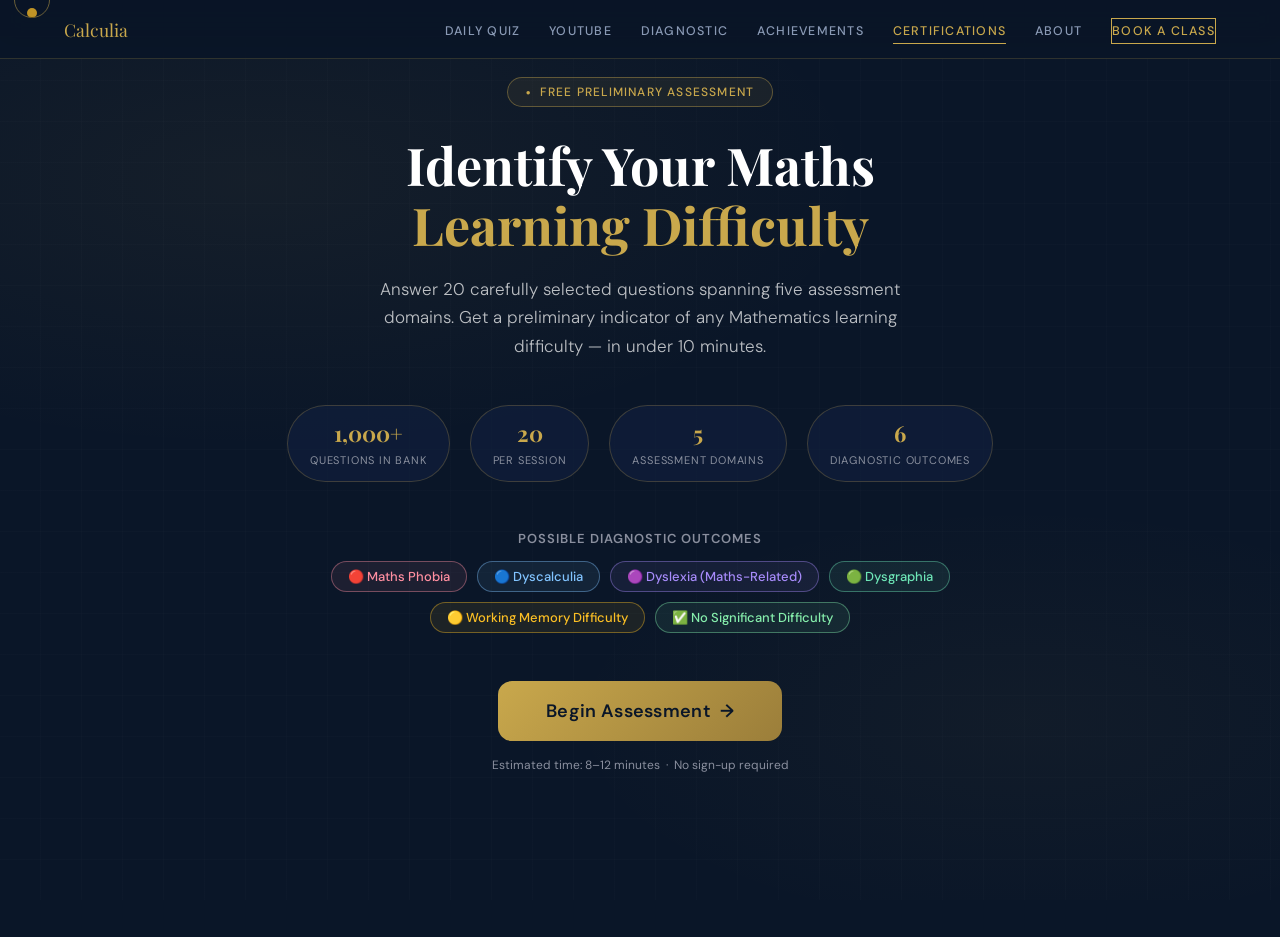
<file: diagnostic.html>
<!DOCTYPE html>
<html lang="en">
<head>
<meta charset="UTF-8">
<meta name="viewport" content="width=device-width, initial-scale=1.0">
<title>Calculia | Maths Learning Difficulty Diagnostic</title>
<link rel="preconnect" href="https://fonts.googleapis.com">
<link rel="preconnect" href="https://fonts.gstatic.com" crossorigin>
<link href="https://fonts.googleapis.com/css2?family=Playfair+Display:ital,wght@0,400;0,600;0,700;1,400&family=DM+Sans:opsz,wght@9..40,300;9..40,400;9..40,500;9..40,600&display=swap" rel="stylesheet">
<link rel="icon" href="data:image/svg+xml,<svg xmlns='http://www.w3.org/2000/svg' viewBox='0 0 100 100'><rect width='100' height='100' rx='12' fill='%230a1628'/><text y='72' x='50' text-anchor='middle' font-size='60' font-family='serif' fill='%23c9a84c'>&#x2211;</text></svg>">
<link rel="stylesheet" href="style.css" />
<style>
:root {
  --navy: #0a1628;
  --navy-mid: #112040;
  --navy-light: #1a3060;
  --gold: #c9a84c;
  --gold-light: #e8c97a;
  --gold-dim: #9b7e3a;
  --white: #ffffff;
  --off-white: #f5f2eb;
  --gray: #8a8f9e;
  --light-gray: #e2e4ea;
  --success: #2d9e6b;
  --warning: #e07b39;
  --danger: #c94c4c;
  --radius: 14px;
  --radius-lg: 20px;
  --shadow: 0 4px 24px rgba(0,0,0,0.18);
  --shadow-gold: 0 0 0 3px rgba(201,168,76,0.3);
}

*, *::before, *::after { box-sizing: border-box; margin: 0; padding: 0; }

html { scroll-behavior: smooth; }

body {
  font-family: 'DM Sans', sans-serif;
  background: var(--navy);
  color: var(--white);
  min-height: 100vh;
  overflow-x: hidden;
}

/* ─── BACKGROUND ─── */
.bg-pattern {
  position: fixed; inset: 0; z-index: 0;
  background:
    radial-gradient(ellipse 80% 50% at 20% 20%, rgba(201,168,76,0.06) 0%, transparent 60%),
    radial-gradient(ellipse 60% 40% at 80% 80%, rgba(201,168,76,0.04) 0%, transparent 60%),
    var(--navy);
  pointer-events: none;
}
.bg-pattern::after {
  content: '';
  position: absolute; inset: 0;
  background-image: repeating-linear-gradient(0deg, transparent, transparent 40px, rgba(255,255,255,0.012) 40px, rgba(255,255,255,0.012) 41px),
                    repeating-linear-gradient(90deg, transparent, transparent 40px, rgba(255,255,255,0.012) 40px, rgba(255,255,255,0.012) 41px);
}

/* ─── MAIN WRAPPER ─── */
#app { position: relative; z-index: 1; min-height: 100vh; display: flex; flex-direction: column; align-items: center; }

/* ─── HEADER ─── */
.site-header {
  width: 100%; padding: 18px 32px;
  display: flex; align-items: center; gap: 14px;
  border-bottom: 1px solid rgba(201,168,76,0.15);
  backdrop-filter: blur(10px);
  background: rgba(10,22,40,0.7);
  position: sticky; top: 0; z-index: 100;
}
.logo-mark {
  width: 40px; height: 40px; border-radius: 8px;
  background: linear-gradient(135deg, var(--gold) 0%, var(--gold-dim) 100%);
  display: flex; align-items: center; justify-content: center;
  font-family: 'Playfair Display', serif;
  font-size: 20px; font-weight: 700; color: var(--navy);
  flex-shrink: 0;
}
.logo-text { font-family: 'Playfair Display', serif; font-size: 22px; font-weight: 700; color: var(--white); letter-spacing: 0.5px; }
.logo-text span { color: var(--gold); }
.header-tag {
  margin-left: auto; font-size: 11px; font-weight: 500; letter-spacing: 1.5px;
  text-transform: uppercase; color: var(--gold); opacity: 0.8;
}

/* ─── SCREENS ─── */
.screen { display: none; width: 100%; max-width: 800px; padding: 40px 20px; animation: fadeIn 0.4s ease; }
.screen.active { display: flex; flex-direction: column; align-items: center; }

@keyframes fadeIn { from { opacity: 0; transform: translateY(16px); } to { opacity: 1; transform: translateY(0); } }
@keyframes slideUp { from { opacity: 0; transform: translateY(30px); } to { opacity: 1; transform: translateY(0); } }
@keyframes pulse { 0%,100% { opacity:1; } 50% { opacity:0.6; } }

/* ─── WELCOME SCREEN ─── */
.welcome-badge {
  display: inline-flex; align-items: center; gap: 8px;
  padding: 6px 18px; border-radius: 999px;
  border: 1px solid rgba(201,168,76,0.4);
  background: rgba(201,168,76,0.08);
  font-size: 12px; font-weight: 500; letter-spacing: 1.2px;
  text-transform: uppercase; color: var(--gold);
  margin-bottom: 28px;
}
.welcome-badge::before { content: '●'; font-size: 8px; animation: pulse 2s infinite; }

.welcome-title {
  font-family: 'Playfair Display', serif;
  font-size: clamp(32px, 6vw, 52px); font-weight: 700;
  line-height: 1.15; text-align: center; margin-bottom: 20px;
}
.welcome-title em { color: var(--gold); font-style: normal; }

.welcome-subtitle {
  font-size: 17px; font-weight: 300; color: rgba(255,255,255,0.72);
  line-height: 1.7; text-align: center; max-width: 520px; margin-bottom: 44px;
}

.stats-row {
  display: flex; gap: 20px; flex-wrap: wrap; justify-content: center; margin-bottom: 48px;
}
.stat-pill {
  padding: 12px 22px; border-radius: 999px;
  border: 1px solid rgba(201,168,76,0.25);
  background: rgba(17,32,64,0.6);
  text-align: center;
}
.stat-pill .num { font-family: 'Playfair Display', serif; font-size: 22px; font-weight: 700; color: var(--gold); display: block; }
.stat-pill .lbl { font-size: 11px; color: var(--gray); letter-spacing: 0.8px; text-transform: uppercase; }

/* ─── BUTTONS ─── */
.btn {
  display: inline-flex; align-items: center; justify-content: center; gap: 10px;
  padding: 14px 32px; border-radius: var(--radius);
  font-family: 'DM Sans', sans-serif; font-size: 16px; font-weight: 600;
  cursor: pointer; border: none; transition: all 0.2s ease;
  text-decoration: none;
}
.btn-primary {
  background: linear-gradient(135deg, var(--gold) 0%, var(--gold-dim) 100%);
  color: var(--navy); letter-spacing: 0.3px;
}
.btn-primary:hover { transform: translateY(-2px); box-shadow: 0 8px 32px rgba(201,168,76,0.35); }
.btn-primary:active { transform: translateY(0); }

.btn-outline {
  background: transparent; color: var(--white);
  border: 1px solid rgba(255,255,255,0.25);
}
.btn-outline:hover { border-color: var(--gold); color: var(--gold); }

.btn-lg { padding: 18px 48px; font-size: 18px; }
.btn-sm { padding: 10px 22px; font-size: 14px; }

/* ─── DIAGNOSIS TAGS ─── */
.diag-chips { display: flex; flex-wrap: wrap; gap: 10px; justify-content: center; margin-bottom: 48px; }
.diag-chip {
  padding: 6px 16px; border-radius: 999px; font-size: 13px; font-weight: 500;
  border: 1px solid;
}
.chip-mp  { color: #ff8fa0; border-color: rgba(255,143,160,0.4); background: rgba(255,143,160,0.08); }
.chip-dc  { color: #82c4ff; border-color: rgba(130,196,255,0.4); background: rgba(130,196,255,0.08); }
.chip-dl  { color: #a78bfa; border-color: rgba(167,139,250,0.4); background: rgba(167,139,250,0.08); }
.chip-dg  { color: #6ee7b7; border-color: rgba(110,231,183,0.4); background: rgba(110,231,183,0.08); }
.chip-wm  { color: #fbbf24; border-color: rgba(251,191,36,0.4); background: rgba(251,191,36,0.08); }
.chip-ok  { color: #86efac; border-color: rgba(134,239,172,0.4); background: rgba(134,239,172,0.08); }

/* ─── INSTRUCTIONS ─── */
.instr-card {
  background: var(--navy-mid); border-radius: var(--radius-lg);
  border: 1px solid rgba(201,168,76,0.15);
  padding: 36px; width: 100%; margin-bottom: 32px;
}
.instr-title { font-family: 'Playfair Display', serif; font-size: 22px; font-weight: 600; color: var(--gold); margin-bottom: 20px; }
.instr-grid { display: grid; grid-template-columns: repeat(auto-fit, minmax(200px,1fr)); gap: 16px; }
.instr-item { display: flex; gap: 14px; align-items: flex-start; }
.instr-icon { width: 36px; height: 36px; border-radius: 8px; background: rgba(201,168,76,0.12); display: flex; align-items: center; justify-content: center; font-size: 18px; flex-shrink: 0; }
.instr-text h4 { font-size: 14px; font-weight: 600; margin-bottom: 4px; }
.instr-text p { font-size: 13px; color: var(--gray); line-height: 1.5; }

.cat-legend { display: flex; flex-wrap: wrap; gap: 10px; margin-top: 24px; }
.cat-badge {
  padding: 5px 14px; border-radius: 999px; font-size: 12px; font-weight: 500;
  background: rgba(255,255,255,0.06); border: 1px solid rgba(255,255,255,0.12); color: var(--gray);
}
.cat-badge.survey { border-color: rgba(168,85,247,0.4); color: #c084fc; background: rgba(168,85,247,0.08); }
.cat-badge.calculation { border-color: rgba(59,130,246,0.4); color: #60a5fa; background: rgba(59,130,246,0.08); }
.cat-badge.memory { border-color: rgba(16,185,129,0.4); color: #34d399; background: rgba(16,185,129,0.08); }
.cat-badge.visual { border-color: rgba(245,158,11,0.4); color: #fbbf24; background: rgba(245,158,11,0.08); }
.cat-badge.logic { border-color: rgba(239,68,68,0.4); color: #f87171; background: rgba(239,68,68,0.08); }

/* ─── QUIZ SCREEN ─── */
.quiz-header { width: 100%; margin-bottom: 28px; }
.progress-row { display: flex; align-items: center; justify-content: space-between; margin-bottom: 10px; }
.progress-label { font-size: 13px; font-weight: 500; color: var(--gray); }
.q-count { font-family: 'Playfair Display', serif; font-size: 24px; font-weight: 700; color: var(--white); }
.q-count span { color: var(--gold); }
.progress-bar { width: 100%; height: 6px; background: rgba(255,255,255,0.1); border-radius: 999px; overflow: hidden; }
.progress-fill { height: 100%; background: linear-gradient(90deg, var(--gold-dim), var(--gold)); border-radius: 999px; transition: width 0.5s ease; }

.cat-indicator {
  display: inline-flex; align-items: center; gap: 8px; margin-top: 10px;
  font-size: 12px; font-weight: 600; letter-spacing: 1px; text-transform: uppercase;
}
.cat-dot { width: 8px; height: 8px; border-radius: 50%; }

/* ─── QUESTION CARD ─── */
.q-card {
  width: 100%; background: var(--navy-mid);
  border-radius: var(--radius-lg); border: 1px solid rgba(201,168,76,0.12);
  padding: 36px; margin-bottom: 24px;
  box-shadow: var(--shadow);
  animation: slideUp 0.35s ease;
}
.q-text {
  font-family: 'Playfair Display', serif;
  font-size: clamp(17px, 3vw, 22px); font-weight: 600;
  line-height: 1.5; margin-bottom: 28px; color: var(--white);
}
.q-visual {
  background: rgba(255,255,255,0.04); border-radius: 10px;
  border: 1px solid rgba(255,255,255,0.08);
  padding: 20px; margin-bottom: 24px; text-align: center;
}
.q-visual .num-grid { display: flex; gap: 16px; justify-content: center; flex-wrap: wrap; }
.q-visual .num-box {
  width: 52px; height: 52px; border-radius: 8px;
  background: rgba(201,168,76,0.1); border: 1px solid rgba(201,168,76,0.2);
  display: flex; align-items: center; justify-content: center;
  font-family: 'Playfair Display', serif; font-size: 22px; font-weight: 700; color: var(--gold);
}
.q-visual .seq-display {
  font-family: 'Playfair Display', serif; font-size: 28px; font-weight: 600; color: var(--gold);
  letter-spacing: 8px;
}
.q-visual .word-problem {
  font-size: 15px; line-height: 1.7; color: rgba(255,255,255,0.8); text-align: left;
}
.q-visual .matrix { display: grid; gap: 6px; justify-content: center; }
.q-visual .matrix-cell {
  width: 44px; height: 44px; border-radius: 6px;
  background: rgba(255,255,255,0.06); border: 1px solid rgba(255,255,255,0.1);
  display: flex; align-items: center; justify-content: center;
  font-size: 15px; font-weight: 600; color: var(--white);
}

/* ─── OPTIONS ─── */
.options-grid { display: grid; gap: 12px; }
.options-grid.four-col { grid-template-columns: 1fr 1fr; }

.opt-btn {
  width: 100%; padding: 14px 20px; border-radius: 10px;
  background: rgba(255,255,255,0.04); border: 1.5px solid rgba(255,255,255,0.1);
  color: var(--white); font-size: 15px; font-weight: 400; font-family: 'DM Sans', sans-serif;
  cursor: pointer; text-align: left; transition: all 0.18s ease;
  display: flex; align-items: center; gap: 12px;
}
.opt-btn:hover { border-color: var(--gold); background: rgba(201,168,76,0.08); }
.opt-btn.selected { border-color: var(--gold); background: rgba(201,168,76,0.14); color: var(--gold-light); }
.opt-btn.correct { border-color: var(--success); background: rgba(45,158,107,0.15); color: #6ee7b7; }
.opt-btn.wrong { border-color: var(--danger); background: rgba(201,76,76,0.12); color: #fca5a5; }
.opt-btn:disabled { cursor: default; }
.opt-letter {
  width: 26px; height: 26px; border-radius: 6px; flex-shrink: 0;
  background: rgba(255,255,255,0.08); display: flex; align-items: center; justify-content: center;
  font-size: 12px; font-weight: 700; letter-spacing: 0; color: var(--gray);
  transition: all 0.18s ease;
}
.opt-btn.selected .opt-letter { background: var(--gold); color: var(--navy); }
.opt-btn.correct .opt-letter { background: var(--success); color: white; }
.opt-btn.wrong .opt-letter { background: var(--danger); color: white; }

/* Likert scale */
.likert-grid { display: grid; grid-template-columns: repeat(5, 1fr); gap: 8px; }
.likert-opt {
  display: flex; flex-direction: column; align-items: center; gap: 6px;
  padding: 12px 6px; border-radius: 10px;
  background: rgba(255,255,255,0.04); border: 1.5px solid rgba(255,255,255,0.1);
  cursor: pointer; transition: all 0.18s ease; text-align: center;
}
.likert-opt:hover { border-color: var(--gold); background: rgba(201,168,76,0.08); }
.likert-opt.selected { border-color: var(--gold); background: rgba(201,168,76,0.14); }
.likert-opt .lk-icon { font-size: 22px; }
.likert-opt .lk-label { font-size: 10px; font-weight: 500; color: var(--gray); letter-spacing: 0.3px; line-height: 1.3; }
.likert-opt.selected .lk-label { color: var(--gold-light); }

.next-row { display: flex; justify-content: flex-end; margin-top: 20px; }

/* ─── FEEDBACK TOOLTIP ─── */
.feedback-bar {
  width: 100%; padding: 14px 20px; border-radius: 10px;
  font-size: 14px; font-weight: 500; margin-bottom: 16px;
  display: none; animation: fadeIn 0.2s ease;
}
.feedback-bar.correct { background: rgba(45,158,107,0.15); border: 1px solid rgba(45,158,107,0.4); color: #6ee7b7; }
.feedback-bar.wrong { background: rgba(201,76,76,0.12); border: 1px solid rgba(201,76,76,0.4); color: #fca5a5; }
.feedback-bar.info { background: rgba(201,168,76,0.1); border: 1px solid rgba(201,168,76,0.3); color: var(--gold-light); }

/* ─── RESULTS SCREEN ─── */
.results-hero {
  width: 100%; text-align: center; padding: 48px 24px 36px;
  background: linear-gradient(160deg, var(--navy-mid) 0%, rgba(17,32,64,0.4) 100%);
  border-radius: var(--radius-lg); border: 1px solid rgba(201,168,76,0.15);
  margin-bottom: 28px; position: relative; overflow: hidden;
}
.results-hero::before {
  content: '';
  position: absolute; top: -60px; right: -60px;
  width: 200px; height: 200px; border-radius: 50%;
  background: radial-gradient(circle, rgba(201,168,76,0.08) 0%, transparent 70%);
}
.diag-icon { font-size: 56px; margin-bottom: 16px; display: block; }
.diag-primary {
  font-family: 'Playfair Display', serif;
  font-size: clamp(26px, 5vw, 38px); font-weight: 700;
  margin-bottom: 8px;
}
.diag-subtitle { font-size: 15px; color: rgba(255,255,255,0.65); max-width: 480px; margin: 0 auto 20px; line-height: 1.6; }
.confidence-row { display: flex; align-items: center; gap: 14px; justify-content: center; }
.conf-bar { width: 160px; height: 8px; background: rgba(255,255,255,0.1); border-radius: 999px; overflow: hidden; }
.conf-fill { height: 100%; border-radius: 999px; }
.conf-label { font-size: 13px; font-weight: 600; }

/* Score breakdown */
.breakdown-section { width: 100%; margin-bottom: 24px; }
.section-title {
  font-family: 'Playfair Display', serif; font-size: 20px; font-weight: 600;
  color: var(--gold); margin-bottom: 16px; padding-bottom: 8px;
  border-bottom: 1px solid rgba(201,168,76,0.2);
}
.score-bars { display: flex; flex-direction: column; gap: 14px; }
.score-row { display: flex; align-items: center; gap: 14px; }
.score-label { font-size: 14px; font-weight: 500; min-width: 140px; color: rgba(255,255,255,0.85); }
.score-track { flex: 1; height: 10px; background: rgba(255,255,255,0.08); border-radius: 999px; overflow: hidden; }
.score-bar { height: 100%; border-radius: 999px; transition: width 1.2s cubic-bezier(0.34,1.56,0.64,1); }
.score-pct { font-size: 13px; font-weight: 600; min-width: 38px; text-align: right; color: var(--gray); }

/* Category performance */
.cat-perf { display: grid; grid-template-columns: repeat(auto-fit, minmax(140px,1fr)); gap: 14px; margin-bottom: 24px; }
.cat-card {
  padding: 20px; border-radius: var(--radius); text-align: center;
  background: var(--navy-mid); border: 1px solid rgba(255,255,255,0.08);
}
.cat-card .cat-score { font-family: 'Playfair Display', serif; font-size: 28px; font-weight: 700; }
.cat-card .cat-name { font-size: 11px; font-weight: 600; letter-spacing: 1px; text-transform: uppercase; margin-top: 4px; color: var(--gray); }
.cat-card .cat-bar { width: 100%; height: 4px; border-radius: 999px; margin-top: 10px; background: rgba(255,255,255,0.08); overflow: hidden; }
.cat-card .cat-fill { height: 100%; border-radius: 999px; }

/* Recommendations */
.reco-card {
  background: var(--navy-mid); border-radius: var(--radius-lg);
  border: 1px solid rgba(201,168,76,0.12); padding: 28px; margin-bottom: 16px; width: 100%;
}
.reco-header { display: flex; align-items: flex-start; gap: 14px; margin-bottom: 16px; }
.reco-icon { font-size: 28px; }
.reco-title { font-size: 17px; font-weight: 600; margin-bottom: 4px; }
.reco-meta { font-size: 12px; color: var(--gray); font-weight: 500; letter-spacing: 0.5px; text-transform: uppercase; }
.reco-list { list-style: none; display: flex; flex-direction: column; gap: 8px; }
.reco-list li { font-size: 14px; color: rgba(255,255,255,0.78); display: flex; gap: 10px; align-items: flex-start; line-height: 1.5; }
.reco-list li::before { content: '→'; color: var(--gold); flex-shrink: 0; font-weight: 700; }

/* CTA */
.cta-box {
  width: 100%; padding: 36px; border-radius: var(--radius-lg);
  background: linear-gradient(135deg, rgba(201,168,76,0.12) 0%, rgba(201,168,76,0.05) 100%);
  border: 1px solid rgba(201,168,76,0.3); text-align: center; margin-bottom: 24px;
}
.cta-box h3 { font-family: 'Playfair Display', serif; font-size: 24px; font-weight: 700; margin-bottom: 10px; }
.cta-box p { font-size: 15px; color: rgba(255,255,255,0.72); max-width: 420px; margin: 0 auto 24px; line-height: 1.6; }
.cta-buttons { display: flex; gap: 14px; flex-wrap: wrap; justify-content: center; }

.btn-whatsapp {
  background: #25D366; color: white; display: inline-flex; align-items: center; gap: 10px;
  padding: 14px 28px; border-radius: var(--radius); font-size: 15px; font-weight: 600;
  text-decoration: none; transition: all 0.2s; border: none; cursor: pointer;
}
.btn-whatsapp:hover { transform: translateY(-2px); box-shadow: 0 8px 24px rgba(37,211,102,0.3); }

/* Disclaimer */
.disclaimer {
  font-size: 12px; color: var(--gray); text-align: center; line-height: 1.6;
  padding: 16px; border-radius: 8px; background: rgba(255,255,255,0.03);
  border: 1px solid rgba(255,255,255,0.06); margin-bottom: 32px; width: 100%;
}

/* ─── LOADING ─── */
.loading-screen {
  display: flex; flex-direction: column; align-items: center; justify-content: center;
  min-height: 60vh; gap: 20px;
}
.spinner {
  width: 48px; height: 48px; border: 3px solid rgba(201,168,76,0.2);
  border-top-color: var(--gold); border-radius: 50%;
  animation: spin 0.8s linear infinite;
}
@keyframes spin { to { transform: rotate(360deg); } }

/* ─── RESPONSIVE ─── */
@media (max-width: 600px) {
  .screen { padding: 24px 16px; }
  .site-header { padding: 14px 18px; }
  .q-card { padding: 24px 18px; }
  .four-col { grid-template-columns: 1fr; }
  .likert-grid { grid-template-columns: repeat(5,1fr); gap: 4px; }
  .likert-opt { padding: 8px 2px; }
  .likert-opt .lk-label { font-size: 8px; }
  .score-label { min-width: 110px; font-size: 12px; }
  .instr-grid { grid-template-columns: 1fr; }
  .cat-perf { grid-template-columns: 1fr 1fr; }
}
@media (max-width: 400px) {
  .likert-grid { grid-template-columns: repeat(5,1fr); }
  .four-col { grid-template-columns: 1fr; }
}

/* Timer ring */
.timer-ring { position: absolute; top: 20px; right: 20px; }
.timer-ring svg { transform: rotate(-90deg); }
.timer-ring circle { fill: none; stroke: rgba(255,255,255,0.08); stroke-width: 3; }
.timer-ring .ring-fill { stroke: var(--gold); stroke-width: 3; stroke-linecap: round; transition: stroke-dashoffset 1s linear; }
.timer-text { position: absolute; inset: 0; display: flex; align-items: center; justify-content: center; font-size: 12px; font-weight: 600; color: var(--gold); }

.q-card { position: relative; }
</style>
</head>
<body>
<header class="site-header">
 <div class="cursor" id="cursor"></div>
<div class="cursor-ring" id="cursorRing"></div>
<!-- NAV -->
<nav>
  <a href="index.html" class="nav-logo">Calculia</a>
  <ul class="nav-links" id="navLinks">
    <li><a href="daily-quiz.html">Daily Quiz</a></li>
    <li><a href="youtube.html">YouTube</a></li>
    <li><a href="diagnostic.html">Diagnostic</a></li>
    <li><a href="achievements.html">Achievements</a></li> 
    <li><a href="certifications.html" class='active'>Certifications</a></li>
    <li><a href="about.html">About</a></li>
    <li><a href="booking.html" class='nav-cta'>Book a Class</a></li>
  </ul>
  <div class="hamburger" onclick="toggleNav()"><span></span><span></span><span></span></div>
</nav>
</header>
<div class="bg-pattern"></div>
<div id="app">

<!-- ══ SCREEN: WELCOME ══ -->
<section class="screen active" id="screen-welcome">
  <div class="welcome-badge">Free Preliminary Assessment</div>
  <h1 class="welcome-title">Identify Your Maths<br><em>Learning Difficulty</em></h1>
  <p class="welcome-subtitle">Answer 20 carefully selected questions spanning five assessment domains. Get a preliminary indicator of any Mathematics learning difficulty — in under 10 minutes.</p>

  <div class="stats-row">
    <div class="stat-pill"><span class="num">1,000+</span><span class="lbl">Questions in Bank</span></div>
    <div class="stat-pill"><span class="num">20</span><span class="lbl">Per Session</span></div>
    <div class="stat-pill"><span class="num">5</span><span class="lbl">Assessment Domains</span></div>
    <div class="stat-pill"><span class="num">6</span><span class="lbl">Diagnostic Outcomes</span></div>
  </div>

  <p style="font-size:13px;font-weight:600;letter-spacing:1px;text-transform:uppercase;color:var(--gray);margin-bottom:14px;">Possible Diagnostic Outcomes</p>
  <div class="diag-chips">
    <span class="diag-chip chip-mp">🔴 Maths Phobia</span>
    <span class="diag-chip chip-dc">🔵 Dyscalculia</span>
    <span class="diag-chip chip-dl">🟣 Dyslexia (Maths-Related)</span>
    <span class="diag-chip chip-dg">🟢 Dysgraphia</span>
    <span class="diag-chip chip-wm">🟡 Working Memory Difficulty</span>
    <span class="diag-chip chip-ok">✅ No Significant Difficulty</span>
  </div>

  <button class="btn btn-primary btn-lg" onclick="goToInstructions()">Begin Assessment &nbsp;→</button>
  <p style="margin-top:16px;font-size:12px;color:var(--gray);">Estimated time: 8–12 minutes &nbsp;·&nbsp; No sign-up required</p>
</section>

<!-- ══ SCREEN: INSTRUCTIONS ══ -->
<section class="screen" id="screen-instructions">
  <h2 style="font-family:'Playfair Display',serif;font-size:30px;font-weight:700;margin-bottom:8px;">How It Works</h2>
  <p style="color:var(--gray);font-size:15px;margin-bottom:28px;">Read carefully before you begin</p>

  <div class="instr-card">
    <div class="instr-title">Assessment Structure</div>
    <div class="instr-grid">
      <div class="instr-item"><div class="instr-icon">📋</div><div class="instr-text"><h4>Survey (4 Qs)</h4><p>Questions about your feelings and habits around Mathematics</p></div></div>
      <div class="instr-item"><div class="instr-icon">🔢</div><div class="instr-text"><h4>Calculation (5 Qs)</h4><p>Arithmetic and number problems at various difficulty levels</p></div></div>
      <div class="instr-item"><div class="instr-icon">🧠</div><div class="instr-text"><h4>Memory (4 Qs)</h4><p>Tests of working memory, sequence recall and mental tracking</p></div></div>
      <div class="instr-item"><div class="instr-icon">👁️</div><div class="instr-text"><h4>Visual (4 Qs)</h4><p>Pattern recognition, spatial tasks and number identification</p></div></div>
      <div class="instr-item"><div class="instr-icon">💡</div><div class="instr-text"><h4>Logic & IQ (3 Qs)</h4><p>Reasoning, analogies and problem-solving tasks</p></div></div>
    </div>
  </div>

  <div class="instr-card">
    <div class="instr-title">Important Notes</div>
    <ul class="reco-list" style="margin:0">
      <li>This is a preliminary screening tool — not a clinical diagnosis. Consult a specialist for formal assessment.</li>
      <li>Answer honestly based on your typical experience in Mathematics, not just today.</li>
      <li>There is no time limit. Take as long as you need for each question.</li>
      <li>Each session draws 20 random questions from a bank of over 1,000.</li>
      <li>Your results remain private — no data is stored or transmitted.</li>
    </ul>
  </div>

  <div style="display:flex;gap:14px;width:100%;justify-content:space-between;flex-wrap:wrap;">
    <button class="btn btn-outline" onclick="showScreen('screen-welcome')">← Back</button>
    <button class="btn btn-primary btn-lg" onclick="startQuiz()">Start Assessment →</button>
  </div>
</section>

<!-- ══ SCREEN: QUIZ ══ -->
<section class="screen" id="screen-quiz">
  <div class="quiz-header">
    <div class="progress-row">
      <div>
        <div class="progress-label">Question</div>
        <div class="q-count" id="q-count">1 <span>/ 20</span></div>
      </div>
      <div id="cat-indicator" class="cat-indicator">
        <span class="cat-dot" id="cat-dot"></span>
        <span id="cat-label">Survey</span>
      </div>
    </div>
    <div class="progress-bar"><div class="progress-fill" id="progress-fill" style="width:5%"></div></div>
  </div>

  <div class="q-card" id="q-card">
    <!-- Injected by JS -->
  </div>

  <div class="feedback-bar" id="feedback-bar"></div>
  <div class="next-row">
    <button class="btn btn-primary" id="next-btn" style="display:none" onclick="nextQuestion()">Next →</button>
  </div>
</section>

<!-- ══ SCREEN: LOADING RESULTS ══ -->
<section class="screen" id="screen-loading">
  <div class="loading-screen">
    <div class="spinner"></div>
    <p style="font-family:'Playfair Display',serif;font-size:22px;font-weight:600;">Analysing your responses…</p>
    <p style="color:var(--gray);font-size:14px;">Applying diagnostic algorithms</p>
  </div>
</section>

<!-- ══ SCREEN: RESULTS ══ -->
<section class="screen" id="screen-results">
  <!-- Injected by JS -->
</section>

</div><!-- /app -->

<script>
/* ══════════════════════════════════════════════════════════════════
   CALCULIA DIAGNOSTIC ENGINE
   1,000+ Question Bank · 5 Domains · 6 Diagnostic Outcomes
═══════════════════════════════════════════════════════════════════ */

// ─── DIAGNOSTIC KEYS ───
const D = {
  MP: 'mathsPhobia',
  DC: 'dyscalculia',
  DL: 'dyslexia',
  DG: 'dysgraphia',
  WM: 'workingMemory',
  AD: 'attentionDifficulty'
};

// ─── HELPERS ───
const rnd = (a,b) => Math.floor(Math.random()*(b-a+1))+a;
const shuffle = arr => { let a=[...arr]; for(let i=a.length-1;i>0;i--){const j=rnd(0,i);[a[i],a[j]]=[a[j],a[i]];} return a; };
const pick = (arr, n) => shuffle(arr).slice(0,n);

/* ══════════════════════════════════════════════════════
   ① SURVEY QUESTION BANK (Likert Scale, 1 = SA, 5 = SD)
   Scoring: SA/A increase diagnosis score, D/SD do not
══════════════════════════════════════════════════════ */
function mkLk(id, text, sa, a, n) {
  return { id, cat:'survey', type:'likert', text,
    diag: { 'Strongly Agree': sa||{}, 'Agree': a||{}, 'Neutral': n||{}, 'Disagree': {}, 'Strongly Disagree': {} }
  };
}

const SURVEY_BANK = [
  // ─ MATHS PHOBIA (mp) ─
  mkLk('s001','I feel physically sick or anxious when I have a Maths test coming up.',{MP:3},{MP:2},{MP:1}),
  mkLk('s002','I avoid choosing subjects or careers that involve Mathematics.',{MP:3},{MP:2},{MP:1}),
  mkLk('s003','When the teacher writes a Maths problem on the board, I freeze.',{MP:3,AD:1},{MP:2},{MP:1}),
  mkLk('s004','I feel that no matter how hard I try, I cannot get better at Maths.',{MP:3},{MP:2},{MP:1}),
  mkLk('s005','I feel embarrassed when I make mistakes in Maths.',{MP:2},{MP:2},{MP:1}),
  mkLk('s006','I experience sweating, racing heartbeat or shakiness during Maths exams.',{MP:3},{MP:2},{MP:1}),
  mkLk('s007','I believe I am just "not a Maths person".',{MP:3},{MP:2},{MP:1}),
  mkLk('s008','I feel overwhelmed when I see a long Maths question.',{MP:2,DC:1},{MP:1},{MP:1}),
  mkLk('s009','I prefer any other subject over Mathematics.',{MP:2},{MP:1},{}),
  mkLk('s010','I dread being called to solve a problem in front of the class.',{MP:3},{MP:2},{MP:1}),
  mkLk('s011','Even when I know the answer, I doubt myself in Maths.',{MP:2},{MP:2},{MP:1}),
  mkLk('s012','I worry about Maths exams weeks before they happen.',{MP:3},{MP:2},{MP:1}),
  mkLk('s013','I feel my mind goes completely blank during Maths tests.',{MP:2,WM:2},{MP:1,WM:1},{WM:1}),
  mkLk('s014','I get nervous when asked to do mental arithmetic in public.',{MP:2},{MP:2},{MP:1}),
  mkLk('s015','I believe Maths is the hardest subject for me.',{MP:2},{MP:1},{}),
  mkLk('s016','I often feel that Maths makes me feel stupid.',{MP:3},{MP:2},{MP:1}),
  mkLk('s017','I avoid using numbers in everyday life (bills, prices, time).',{MP:2,DC:1},{MP:1},{MP:1}),
  mkLk('s018','I feel tense even when just watching others do Maths.',{MP:3},{MP:2},{MP:1}),
  mkLk('s019','I would rather receive a lower grade than ask for help in Maths.',{MP:2},{MP:1},{MP:1}),
  mkLk('s020','Thinking about Maths homework fills me with dread.',{MP:3},{MP:2},{MP:1}),
  // ─ DYSCALCULIA (dc) self-report ─
  mkLk('s021','I frequently mix up numbers when reading or writing them (e.g. 17 vs 71).',{DC:3,DL:1},{DC:2,DL:1},{DC:1}),
  mkLk('s022','I struggle to remember multiplication tables even after lots of practice.',{DC:3},{DC:2},{DC:1}),
  mkLk('s023','I find it hard to estimate quantities or sizes.',{DC:2},{DC:2},{DC:1}),
  mkLk('s024','I frequently lose count when counting objects.',{DC:2},{DC:2},{DC:1}),
  mkLk('s025','I have difficulty telling the time on an analogue clock.',{DC:2},{DC:2},{DC:1}),
  mkLk('s026','I struggle to manage money, give change, or calculate bills.',{DC:3},{DC:2},{DC:1}),
  mkLk('s027','I find it very hard to hold numbers in my head while calculating.',{DC:2,WM:2},{DC:1,WM:1},{WM:1}),
  mkLk('s028','I often confuse the operations + − × ÷ and apply the wrong one.',{DC:3},{DC:2},{DC:1}),
  mkLk('s029','I find number lines and number ordering very confusing.',{DC:2},{DC:2},{DC:1}),
  mkLk('s030','Even simple sums like 9 + 6 require me to count on my fingers.',{DC:3},{DC:2},{DC:1}),
  mkLk('s031','I cannot reliably say which of two numbers is larger.',{DC:3},{DC:2},{DC:1}),
  mkLk('s032','I frequently make arithmetic mistakes even on problems I have done before.',{DC:2},{DC:2},{DC:1}),
  mkLk('s033','Fractions, decimals and percentages feel meaningless to me.',{DC:3},{DC:2},{DC:1}),
  mkLk('s034','I find it hard to keep track of scores in games.',{DC:2},{DC:1},{DC:1}),
  mkLk('s035','I struggle with left and right directions consistently.',{DC:1,DL:1},{DC:1},{DC:1}),
  // ─ DYSLEXIA – maths related (dl) ─
  mkLk('s036','I often reverse digits when writing numbers (e.g. writing 6 as 9).',{DL:3,DC:1},{DL:2},{DL:1}),
  mkLk('s037','I sometimes read numbers backwards (e.g. reading 35 as 53).',{DL:3,DC:1},{DL:2},{DL:1}),
  mkLk('s038','I struggle to read word problems because the text confuses me.',{DL:3},{DL:2},{DL:1}),
  mkLk('s039','Letters in words sometimes look scrambled or move around for me.',{DL:3},{DL:2},{DL:1}),
  mkLk('s040','I confuse Maths symbols such as + and × or ÷ and −.',{DL:2,DC:1},{DL:1},{DL:1}),
  mkLk('s041','I find it hard to copy equations correctly from the board.',{DL:2,DG:1},{DL:1},{DL:1}),
  mkLk('s042','I often lose my place when working through a multi-line equation.',{DL:2,WM:1},{DL:1},{WM:1}),
  mkLk('s043','I have difficulty rhyming or remembering phonetic patterns.',{DL:2},{DL:1},{}),
  mkLk('s044','Reading instructions for Maths tasks takes me much longer than my peers.',{DL:3},{DL:2},{DL:1}),
  mkLk('s045','I frequently skip or repeat words when reading Maths problems aloud.',{DL:3},{DL:2},{DL:1}),
  // ─ DYSGRAPHIA (dg) ─
  mkLk('s046','My written Maths working is often described as messy or hard to follow.',{DG:3},{DG:2},{DG:1}),
  mkLk('s047','I struggle to line up numbers in columns when doing written arithmetic.',{DG:3,DC:1},{DG:2},{DG:1}),
  mkLk('s048','Writing out my Maths steps is physically tiring or uncomfortable.',{DG:2},{DG:2},{DG:1}),
  mkLk('s049','My numbers look inconsistent or are formed incorrectly.',{DG:2},{DG:2},{DG:1}),
  mkLk('s050','I often run out of space on the page because my working is too spread out.',{DG:3},{DG:2},{DG:1}),
  mkLk('s051','I find organising my Maths work on paper very difficult.',{DG:3},{DG:2},{DG:1}),
  mkLk('s052','I frequently erase and rewrite my working multiple times.',{DG:2},{DG:1},{DG:1}),
  mkLk('s053','Copying a diagram or graph accurately is very challenging for me.',{DG:2,DL:1},{DG:1},{DG:1}),
  mkLk('s054','I write very slowly during Maths exams, which means I run out of time.',{DG:3},{DG:2},{DG:1}),
  mkLk('s055','I find it hard to leave appropriate spacing between Maths working steps.',{DG:2},{DG:1},{DG:1}),
  // ─ WORKING MEMORY (wm) ─
  mkLk('s056','I often forget what I was doing mid-calculation.',{WM:3,DC:1},{WM:2},{WM:1}),
  mkLk('s057','I lose track of "carried" numbers in long addition or subtraction.',{WM:3,DC:1},{WM:2},{WM:1}),
  mkLk('s058','I struggle to follow multi-step Maths instructions.',{WM:3},{WM:2},{WM:1}),
  mkLk('s059','I need to re-read a problem many times before I can begin solving it.',{WM:2},{WM:2},{WM:1}),
  mkLk('s060','I find mental arithmetic nearly impossible because I cannot hold numbers in my head.',{WM:3,DC:1},{WM:2},{WM:1}),
  mkLk('s061','I often forget a formula the moment I start applying it.',{WM:3},{WM:2},{WM:1}),
  mkLk('s062','I have difficulty following sequences of instructions in Maths.',{WM:2},{WM:2},{WM:1}),
  mkLk('s063','I get easily confused when a problem requires more than three steps.',{WM:3},{WM:2},{WM:1}),
  mkLk('s064','I find it hard to keep track of multiple variables in an algebra question.',{WM:2,DC:1},{WM:1},{WM:1}),
  mkLk('s065','I frequently have to go back and check earlier steps because I forget them.',{WM:2},{WM:2},{WM:1}),
  // ─ ATTENTION / GENERAL ─
  mkLk('s066','I often make careless errors in Maths because I lose focus.',{AD:3},{AD:2},{AD:1}),
  mkLk('s067','I find it very hard to concentrate during long Maths tasks.',{AD:3},{AD:2},{AD:1}),
  mkLk('s068','I start Maths problems but find it hard to complete them.',{AD:2},{AD:2},{AD:1}),
  mkLk('s069','I frequently skip steps in a solution without realising.',{AD:2,DC:1},{AD:1},{AD:1}),
  mkLk('s070','I become bored or restless very quickly during Maths lessons.',{AD:2},{AD:1},{AD:1}),
  mkLk('s071','I make arithmetic mistakes mainly because I rush through the work.',{AD:2},{AD:2},{AD:1}),
  mkLk('s072','I often copy the wrong numbers from one line of working to the next.',{AD:2,DG:1},{AD:1},{AD:1}),
  mkLk('s073','I miss instructions or details in Maths questions due to inattention.',{AD:3},{AD:2},{AD:1}),
  mkLk('s074','Sitting still for a long Maths exam is harder for me than the Maths itself.',{AD:2},{AD:2},{AD:1}),
  mkLk('s075','I find myself daydreaming during Maths lessons even when I try to focus.',{AD:3},{AD:2},{AD:1}),
  // Additional survey (general confidence & experience)
  mkLk('s076','I feel confident when I approach a new Maths topic.',{},{},{MP:1}),  // reverse coded — no penalty
  mkLk('s077','I think Maths is useful in everyday life.',{},{},{MP:1}),
  mkLk('s078','I enjoy trying to solve challenging Maths problems.',{},{},{MP:1}),
  mkLk('s079','My Maths teacher/tutor makes me feel capable.',{},{},{MP:1}),
  mkLk('s080','I celebrate even small improvements in my Maths performance.',{},{},{MP:1}),
  mkLk('s081','I seek help quickly when I do not understand a Maths concept.',{},{},{}),
  mkLk('s082','I practice Maths beyond what is required for homework.',{},{},{}),
  mkLk('s083','I believe I can improve at Maths with the right support.',{},{},{}),
  mkLk('s084','I set aside regular time to study Mathematics.',{},{},{}),
  mkLk('s085','I feel that my struggles in Maths are temporary and can be overcome.',{},{},{}),
  // More phobia & anxiety
  mkLk('s086','I feel extreme relief when a Maths lesson is cancelled.',{MP:2},{MP:1},{MP:1}),
  mkLk('s087','I compare myself negatively to classmates who seem better at Maths.',{MP:2},{MP:1},{MP:1}),
  mkLk('s088','I often cry or feel very distressed after a poor Maths result.',{MP:3},{MP:2},{MP:1}),
  mkLk('s089','I have stopped sleeping well before Maths examinations.',{MP:3},{MP:2},{MP:1}),
  mkLk('s090','I feel that success in Maths is reserved for certain types of people, not me.',{MP:3},{MP:2},{MP:1}),
  mkLk('s091','I feel I need to hide the fact that I find Maths difficult.',{MP:2},{MP:2},{MP:1}),
  mkLk('s092','I have pretended to understand a Maths lesson when I was completely lost.',{MP:2},{MP:1},{MP:1}),
  mkLk('s093','Fear of being wrong stops me from attempting Maths problems.',{MP:3},{MP:2},{MP:1}),
  mkLk('s094','I give up on Maths problems much faster than on problems in other subjects.',{MP:2,DC:1},{MP:1},{MP:1}),
  mkLk('s095','I have told myself "I hate Maths" more than once.',{MP:3},{MP:2},{MP:1}),
  mkLk('s096','I find it difficult to see relationships between different Maths topics.',{DC:2},{DC:1},{DC:1}),
  mkLk('s097','I struggle to apply Maths knowledge to real-world situations.',{DC:2},{DC:1},{DC:1}),
  mkLk('s098','Understanding new Maths concepts takes me much longer than my peers.',{DC:2,DL:1},{DC:1},{DC:1}),
  mkLk('s099','I feel I missed some fundamental Maths at an early age and never caught up.',{DC:2,MP:1},{DC:1},{DC:1}),
  mkLk('s100','I find graphs and data interpretation particularly challenging.',{DL:1,DC:1},{DL:1},{DC:1}),
];

/* ══════════════════════════════════════════════════════
   ② CALCULATION QUESTION BANK
   Hardcoded: 120 questions + Generator: 500+ questions
══════════════════════════════════════════════════════ */

// mkQ(id, text, opts [a,b,c,d], correct_index 0-3, wrong_diag)
function mkQ(id, text, opts, ci, wd, visualHtml) {
  return { id, cat:'calculation', type:'mcq', text, opts, correct: opts[ci],
           diag: { wrong: wd||{DC:2} }, visual: visualHtml||null };
}

// Hard-coded calculation questions
const CALC_HARDCODED = [
  // Basic arithmetic
  mkQ('c001','What is 6 + 7?', ['12','13','14','15'], 1),
  mkQ('c002','What is 15 − 8?', ['5','6','7','8'], 2),
  mkQ('c003','What is 9 × 7?', ['54','62','63','72'], 2),
  mkQ('c004','What is 56 ÷ 8?', ['6','7','8','9'], 1),
  mkQ('c005','What is 23 + 48?', ['61','71','81','72'], 1),
  mkQ('c006','What is 100 − 37?', ['53','63','73','67'], 1),
  mkQ('c007','What is 12 × 11?', ['121','131','132','133'], 2),
  mkQ('c008','What is 144 ÷ 12?', ['10','11','12','13'], 2),
  mkQ('c009','What is 8²?', ['16','48','64','56'], 2),
  mkQ('c010','What is √49?', ['5','6','7','8'], 2),
  // Fractions
  mkQ('c011','What is ½ + ¼?', ['¼','½','¾','1'], 2),
  mkQ('c012','What is ¾ − ½?', ['¼','½','1/8','2/3'], 0),
  mkQ('c013','What is ⅔ × ¾?', ['6/12','½','5/8','1/3'], 1),
  mkQ('c014','What is ⅗ ÷ ⅙?', ['18/5','3/5','3/30','18/30'], 0),
  mkQ('c015','Simplify 12/16.', ['¾','⅔','½','4/3'], 0),
  mkQ('c016','What is 1⅓ + 2½?', ['3⅚','3½','4','3¾'], 0),
  mkQ('c017','What fraction of 20 is 5?', ['¼','⅕','⅓','½'], 0),
  mkQ('c018','Express 0.75 as a fraction.', ['3/4','7/10','7/5','3/5'], 0),
  mkQ('c019','What is 2⅖ − 1⅘?', ['½','3/5','⅗','⅖'], 2),
  mkQ('c020','What is the reciprocal of ⅔?', ['⅔','3/2','2/3','1/3'], 1),
  // Decimals
  mkQ('c021','What is 0.4 × 0.5?', ['0.09','0.2','0.45','2.0'], 1),
  mkQ('c022','What is 3.6 ÷ 0.9?', ['0.4','3.24','4','40'], 2),
  mkQ('c023','What is 12.5 + 7.75?', ['19.25','20','20.25','19.75'], 2),
  mkQ('c024','What is 5.2 − 3.87?', ['1.23','1.33','1.43','2.33'], 1),
  mkQ('c025','Round 3.456 to 2 decimal places.', ['3.45','3.46','3.47','3.5'], 1),
  mkQ('c026','Express 45% as a decimal.', ['4.5','0.045','0.45','45'], 2),
  mkQ('c027','What is 0.1²?', ['0.1','0.01','0.001','1.0'], 1),
  mkQ('c028','Arrange in ascending order: 0.3, 0.03, 0.33, 0.003', ['0.003, 0.03, 0.3, 0.33','0.03, 0.003, 0.3, 0.33','0.3, 0.03, 0.33, 0.003','0.33, 0.3, 0.03, 0.003'], 0),
  // Percentages
  mkQ('c029','What is 25% of 80?', ['15','20','25','30'], 1),
  mkQ('c030','What is 15% of 200?', ['20','25','30','35'], 2),
  mkQ('c031','Express 18 out of 24 as a percentage.', ['65%','70%','72%','75%'], 3),
  mkQ('c032','A price rises from ₦400 to ₦500. What is the % increase?', ['20%','25%','30%','10%'], 1),
  mkQ('c033','A score drops from 80 to 60. What is the % decrease?', ['20%','25%','15%','30%'], 1),
  mkQ('c034','What is 120% of 50?', ['50','55','60','65'], 2),
  mkQ('c035','If 30% of a number is 18, what is the number?', ['48','54','60','66'], 2),
  // Algebra
  mkQ('c036','Solve: x + 7 = 15. What is x?', ['6','7','8','9'], 2),
  mkQ('c037','Solve: 3x = 24. What is x?', ['6','7','8','9'], 2),
  mkQ('c038','Solve: 2x − 5 = 11. What is x?', ['6','7','8','9'], 2),
  mkQ('c039','Expand: 3(x + 4).', ['3x + 4','3x + 7','3x + 12','x + 12'], 2),
  mkQ('c040','Factorise: 6x + 9.', ['3(x+3)','3(2x+3)','6(x+9)','2(3x+3)'], 1),
  mkQ('c041','If y = 2x + 1, what is y when x = 5?', ['9','10','11','12'], 2),
  mkQ('c042','Simplify: 5a + 3b − 2a + b.', ['3a + 4b','7a + 2b','3a + 2b','5a + 4b'], 0),
  mkQ('c043','Solve: x/4 = 3. What is x?', ['8','12','16','20'], 1),
  mkQ('c044','Solve the simultaneous equations: x + y = 10, x − y = 4. What is x?', ['5','6','7','8'], 2),
  mkQ('c045','Which value satisfies 2x + 3 > 9?', ['x = 2','x = 3','x = 4','x = 1'], 2),
  // BODMAS / Order of operations
  mkQ('c046','Evaluate: 3 + 4 × 2.', ['11','14','10','8'], 0),
  mkQ('c047','Evaluate: (3 + 4) × 2.', ['11','14','10','8'], 1),
  mkQ('c048','Evaluate: 10 − 2 × 3 + 1.', ['5','25','4','23'], 0),
  mkQ('c049','Evaluate: 2³ + 4 ÷ 2.', ['10','6','14','8'], 0),
  mkQ('c050','Evaluate: 18 ÷ (3 + 3) × 2.', ['6','1','12','2'], 0),
  // Number theory
  mkQ('c051','What is the LCM of 4 and 6?', ['8','10','12','24'], 2),
  mkQ('c052','What is the HCF of 12 and 18?', ['3','4','6','9'], 2),
  mkQ('c053','Which of these is a prime number?', ['9','15','17','21'], 2),
  mkQ('c054','What is 2⁵?', ['10','16','25','32'], 3),
  mkQ('c055','Express 72 as a product of prime factors.', ['2³×3²','2²×3³','2×36','8×9'], 0),
  mkQ('c056','How many factors does 24 have?', ['4','6','8','10'], 2),
  mkQ('c057','What is the value of 3⁰?', ['0','1','3','undefined'], 1),
  mkQ('c058','What is √121?', ['10','11','12','13'], 1),
  // Ratio & proportion
  mkQ('c059','Simplify the ratio 15 : 25.', ['3:5','5:3','1:5','5:1'], 0),
  mkQ('c060','Divide ₦240 in the ratio 1:3.', ['₦60 and ₦180','₦80 and ₦160','₦120 and ₦120','₦40 and ₦200'], 0),
  mkQ('c061','If 5 pens cost ₦150, how much do 8 pens cost?', ['₦200','₦220','₦240','₦260'], 2),
  mkQ('c062','A car travels 90 km in 1.5 hours. What is its speed?', ['45 km/h','60 km/h','75 km/h','90 km/h'], 1),
  mkQ('c063','A recipe needs 200g flour for 4 people. How much for 7 people?', ['300g','325g','350g','375g'], 2),
  // Geometry / Mensuration
  mkQ('c064','What is the area of a rectangle 8 cm × 5 cm?', ['13 cm²','26 cm²','40 cm²','80 cm²'], 2),
  mkQ('c065','What is the perimeter of a square with side 7 cm?', ['14 cm','21 cm','28 cm','49 cm'], 2),
  mkQ('c066','What is the area of a triangle with base 10 cm and height 6 cm?', ['16 cm²','30 cm²','60 cm²','16 cm'], 1),
  mkQ('c067','What is the circumference of a circle with diameter 14 cm? (π = 22/7)', ['22 cm','44 cm','88 cm','154 cm'], 1),
  mkQ('c068','What is the area of a circle with radius 7 cm? (π = 22/7)', ['22 cm²','44 cm²','88 cm²','154 cm²'], 3),
  mkQ('c069','The volume of a cube with side 4 cm is:', ['12 cm³','48 cm³','64 cm³','16 cm³'], 2),
  mkQ('c070','Angles in a triangle sum to:', ['90°','180°','270°','360°'], 1),
  // Statistics
  mkQ('c071','Find the mean of: 4, 7, 2, 9, 8.', ['5','6','7','8'], 1),
  mkQ('c072','Find the median of: 3, 7, 1, 9, 5.', ['3','5','7','9'], 1),
  mkQ('c073','Find the mode of: 2, 4, 4, 5, 6, 4, 7.', ['2','4','5','6'], 1),
  mkQ('c074','Find the range of: 12, 4, 19, 7, 15.', ['7','12','15','19'], 2),
  mkQ('c075','What is the probability of getting a head in one coin toss?', ['0','¼','½','1'], 2),
  // Sequences
  mkQ('c076','What is the next term: 2, 5, 8, 11, ?', ['12','13','14','15'], 2),
  mkQ('c077','What is the next term: 3, 6, 12, 24, ?', ['36','42','48','52'], 2),
  mkQ('c078','What is the nth term of 4, 7, 10, 13, …?', ['n+3','3n+1','4n−1','3n+4'], 1),
  mkQ('c079','What is the 10th term of the sequence 5, 9, 13, 17, …?', ['37','41','45','49'], 1),
  mkQ('c080','The sum of the first 5 terms of 2, 4, 6, 8, 10 is:', ['25','28','30','32'], 2),
  // Indices
  mkQ('c081','Simplify: x³ × x²', ['x⁵','x⁶','2x⁵','x'], 0),
  mkQ('c082','Simplify: y⁶ ÷ y²', ['y³','y⁴','y⁸','y¹²'], 1),
  mkQ('c083','What is (2³)²?', ['2⁵','2⁶','2⁸','64'], 1),
  mkQ('c084','What is 5⁻²?', ['−25','−10','1/10','1/25'], 3),
  mkQ('c085','Simplify: 4½', ['2','4','8','16'], 0),
  // Word problems
  mkQ('c086','A bag has 12 red and 8 blue balls. What fraction are red?',['½','3/5','2/5','1/3'],1),
  mkQ('c087','John saves ₦50 daily. How much does he save in 3 weeks?', ['₦1,000','₦1,050','₦1,100','₦1,200'], 1),
  mkQ('c088','A shirt costs ₦1,800. After a 20% discount, what is the new price?', ['₦1,260','₦1,400','₦1,440','₦1,600'], 2),
  mkQ('c089','Train leaves at 09:45 and arrives at 13:20. How long is the journey?', ['2h 35m','3h 35m','4h 25m','3h 25m'], 1),
  mkQ('c090','A rectangle has perimeter 36 cm and length 10 cm. What is the width?', ['6 cm','7 cm','8 cm','9 cm'], 2),
  // More arithmetic & number sense
  mkQ('c091','Which is largest? ⅔, ¾, ⅗', ['⅔','¾','⅗','all equal'], 1),
  mkQ('c092','What is 5% of ₦3,000?', ['₦100','₦125','₦150','₦200'], 2),
  mkQ('c093','Convert 3/8 to a decimal.', ['0.25','0.35','0.375','0.4'], 2),
  mkQ('c094','What is the value of |−15|?', ['−15','0','15','1/15'], 2),
  mkQ('c095','Which of these is NOT a multiple of 6?', ['18','24','32','42'], 2),
  mkQ('c096','What is 3! (3 factorial)?', ['3','6','9','12'], 1),
  mkQ('c097','Evaluate: (½)³', ['1/6','1/8','3/8','1/4'], 1),
  mkQ('c098','What is the sum of interior angles of a pentagon?', ['360°','450°','540°','720°'], 2),
  mkQ('c099','How many lines of symmetry does a regular hexagon have?', ['3','4','5','6'], 3),
  mkQ('c100','A cone has radius 3 cm and height 4 cm. What is its slant height?', ['5 cm','6 cm','7 cm','4 cm'], 0),
];

// ─── CALCULATION GENERATOR ───
function generateCalcBank() {
  const bank = [];
  let id = 200;
  const next = () => `g${id++}`;

  // Utility: generate wrong answers for arithmetic
  function wrongArith(correct) {
    const c = +correct;
    const offs = [c+1, c-1, c+2, c-2, c+10, c-10, c+5, c-5, c+3, c-3]
      .filter(v => v !== c && v > 0);
    const w = shuffle(offs).slice(0, 3);
    return shuffle([String(c), String(w[0]), String(w[1]), String(w[2])]);
  }
  function mkGen(text, opts, correct, wd) {
    const ci = opts.indexOf(correct);
    return { id: next(), cat:'calculation', type:'mcq', text, opts, correct, diag:{wrong:wd||{DC:2}}, visual:null };
  }

  // Two-digit addition (50)
  for(let i=0;i<50;i++){
    const a=rnd(12,88), b=rnd(12,88);
    const c=a+b, opts=wrongArith(c);
    bank.push(mkGen(`What is ${a} + ${b}?`, opts, String(c)));
  }
  // Two-digit subtraction (40)
  for(let i=0;i<40;i++){
    const b=rnd(11,50), a=b+rnd(5,49);
    const c=a-b, opts=wrongArith(c);
    bank.push(mkGen(`What is ${a} − ${b}?`, opts, String(c)));
  }
  // Three-digit addition (30)
  for(let i=0;i<30;i++){
    const a=rnd(101,699), b=rnd(101,299);
    const c=a+b, opts=wrongArith(c);
    bank.push(mkGen(`What is ${a} + ${b}?`, opts, String(c)));
  }
  // Three-digit subtraction (30)
  for(let i=0;i<30;i++){
    const b=rnd(101,399), a=b+rnd(10,400);
    const c=a-b, opts=wrongArith(c);
    bank.push(mkGen(`What is ${a} − ${b}?`, opts, String(c)));
  }
  // Multiplication tables 2–12 (80)
  for(let i=2;i<=12;i++){
    for(let j=2;j<=9;j++){
      const c=i*j, opts=wrongArith(c);
      bank.push(mkGen(`What is ${i} × ${j}?`, opts, String(c)));
    }
  }
  // Division (40)
  for(let i=0;i<40;i++){
    const d=rnd(2,12), q=rnd(2,15), a=d*q;
    const opts=wrongArith(q);
    bank.push(mkGen(`What is ${a} ÷ ${d}?`, opts, String(q)));
  }
  // Percentage of amount (40)
  const pcts=[5,10,15,20,25,30,40,50,60,75];
  const nums=[20,40,50,60,80,100,120,150,200,250,300,400,500];
  for(let i=0;i<40;i++){
    const p=pcts[rnd(0,pcts.length-1)], n=nums[rnd(0,nums.length-1)];
    const c=Math.round(p*n/100);
    const opts=wrongArith(c);
    bank.push(mkGen(`What is ${p}% of ${n}?`, opts, String(c)));
  }
  // Squares (20)
  for(let n=2;n<=15;n++){
    const c=n*n, opts=wrongArith(c);
    bank.push(mkGen(`What is ${n}²?`, opts, String(c)));
  }
  // Square roots (15)
  const sqrts=[4,9,16,25,36,49,64,81,100,121,144,169,196,225,256];
  sqrts.forEach(sq=>{
    const c=Math.sqrt(sq), opts=wrongArith(c);
    bank.push(mkGen(`What is √${sq}?`, opts, String(c)));
  });
  // Order of operations – simple (30)
  const bodmasTemplates = [
    ()=>{ const a=rnd(1,9),b=rnd(1,9),c=rnd(1,9); return { t:`${a} + ${b} × ${c}`, c:a+b*c }; },
    ()=>{ const a=rnd(2,9),b=rnd(1,9),c=rnd(1,9); return { t:`(${a} + ${b}) × ${c}`, c:(a+b)*c }; },
    ()=>{ const a=rnd(10,30),b=rnd(1,5),c=rnd(1,9); return { t:`${a} − ${b} × ${c}`, c:a-b*c }; },
    ()=>{ const a=rnd(10,50),b=rnd(2,10),c=rnd(1,5); return { t:`${a} ÷ ${b} + ${c}`, c:a/b+c }; },
  ];
  for(let i=0;i<30;i++){
    const tmpl=bodmasTemplates[rnd(0,bodmasTemplates.length-1)]();
    if(Number.isInteger(tmpl.c)&&tmpl.c>0){
      const opts=wrongArith(tmpl.c);
      bank.push(mkGen(`Evaluate: ${tmpl.t}`, opts, String(tmpl.c)));
    }
  }
  // Algebra: solve for x (30)
  for(let i=0;i<30;i++){
    const a=rnd(2,9), b=rnd(1,20), c=rnd(1,4);
    const x = b * c;
    const opts = wrongArith(x);
    bank.push(mkGen(`Solve: ${a > 1 ? a+'x':'x'} ÷ ${c} = ${b}. What is x?`, opts, String(x)));
  }
  // Ratio sharing (20)
  const ratios=[[1,2],[1,3],[2,3],[1,4],[3,5],[2,5],[1,1],[3,4]];
  for(let i=0;i<20;i++){
    const [p,q]=ratios[rnd(0,ratios.length-1)];
    const total=(p+q)*rnd(2,10);
    const partA=total*p/(p+q);
    if(Number.isInteger(partA)){
      const opts=wrongArith(partA);
      bank.push(mkGen(`Divide ${total} in the ratio ${p}:${q}. What is the larger share?`, opts, String(Math.max(partA,total-partA))));
    }
  }
  // Cube numbers (10)
  for(let n=2;n<=11;n++){
    const c=n*n*n, opts=wrongArith(c);
    bank.push(mkGen(`What is ${n}³?`, opts, String(c)));
  }
  // More algebra: ax + b = c (35)
  for(let i=0;i<35;i++){
    const a=rnd(2,9), b=rnd(1,15), x=rnd(1,10);
    const c=a*x+b;
    const opts=wrongArith(x);
    bank.push(mkGen(`Solve: ${a}x + ${b} = ${c}. What is x?`, opts, String(x)));
  }
  // Percentage increase/decrease (25)
  for(let i=0;i<25;i++){
    const orig=rnd(2,20)*10, pct=[10,20,25,50][rnd(0,3)];
    const inc=orig+orig*pct/100;
    if(Number.isInteger(inc)){
      const opts=wrongArith(inc);
      bank.push(mkGen(`Increase ${orig} by ${pct}%. What is the result?`, opts, String(inc)));
    }
  }
  // More word problems: profit/loss (20)
  for(let i=0;i<20;i++){
    const cost=rnd(2,20)*50, sell=cost+rnd(1,5)*50;
    const profit=sell-cost;
    const opts=wrongArith(profit);
    bank.push(mkGen(`An item bought for ₦${cost} is sold for ₦${sell}. What is the profit?`, opts, String(profit)));
  }
  // More fractions: compare/order (15)
  const fracPairs=[['1/2','3/4'],['2/3','3/5'],['1/3','2/5'],['3/8','1/2'],['5/6','4/5']];
  fracPairs.forEach(([a,b])=>{
    bank.push(mkGen(`Which is LARGER: ${a} or ${b}?`,
      [a,b,'They are equal','Cannot tell'], a.split('/').reduce((n,d,i)=>i===0?+n:+n/+d,0) > b.split('/').reduce((n,d,i)=>i===0?+n:+n/+d,0) ? 0 : 1, {DC:2}));
  });
  // HCF and LCM (20)
  const hcfPairs=[[4,6],[6,9],[8,12],[10,15],[12,18],[15,25],[6,8],[9,12],[10,20],[16,24]];
  hcfPairs.forEach(([a,b])=>{
    const gcd=(x,y)=>y===0?x:gcd(y,x%y);
    const h=gcd(a,b), l=a*b/h;
    const optsH=wrongArith(h), optsL=wrongArith(l);
    bank.push(mkGen(`What is the HCF of ${a} and ${b}?`, optsH, String(h)));
    bank.push(mkGen(`What is the LCM of ${a} and ${b}?`, optsL, String(l)));
  });

  // Speed, distance, time (20)
  for(let i=0;i<20;i++){
    const type=rnd(1,3);
    if(type===1){ const s=rnd(2,10)*10, t=rnd(1,5); const d=s*t; const opts=wrongArith(d); bank.push(mkGen(`A car travels at ${s} km/h for ${t} hours. What is the distance?`, opts, String(d))); }
    else if(type===2){ const d=rnd(5,20)*10, t=rnd(2,5); const s=d/t; if(Number.isInteger(s)){ const opts=wrongArith(s); bank.push(mkGen(`A vehicle covers ${d} km in ${t} hours. What is its speed in km/h?`, opts, String(s))); } }
    else { const s=rnd(4,10)*10, d=rnd(2,6)*s; const t=d/s; if(Number.isInteger(t)){ const opts=wrongArith(t); bank.push(mkGen(`A bus travels ${d} km at ${s} km/h. How many hours does it take?`, opts, String(t))); } }
  }

  return bank;
}

const CALC_GENERATED = generateCalcBank();
const CALC_BANK = [...CALC_HARDCODED, ...CALC_GENERATED];

/* ══════════════════════════════════════════════════════
   ③ MEMORY QUESTION BANK (100 questions)
══════════════════════════════════════════════════════ */
function mkM(id, text, opts, ci, wd, vis) {
  return { id, cat:'memory', type:'mcq', text, opts, correct:opts[ci], diag:{wrong:wd||{WM:2}}, visual:vis||null };
}

const MEMORY_BANK = [
  // Number sequences (next term)
  mkM('m001','What is the next number in the sequence: 2, 4, 6, 8, ?',['9','10','11','12'],1),
  mkM('m002','What is the next number: 1, 4, 9, 16, ?',['20','24','25','26'],2),
  mkM('m003','What is the next number: 3, 6, 12, 24, ?',['36','42','48','52'],2),
  mkM('m004','What is the next number: 100, 91, 82, 73, ?',['60','62','64','66'],2),
  mkM('m005','What is the next number: 1, 1, 2, 3, 5, 8, ?',['10','11','12','13'],3),
  mkM('m006','What is the next number: 5, 10, 20, 40, ?',['60','70','80','90'],2),
  mkM('m007','What is the next number: 81, 27, 9, 3, ?',['0','1','2','3'],1),
  mkM('m008','What is the next number: 7, 14, 21, 28, ?',['32','33','34','35'],3),
  mkM('m009','What is the next number: 2, 3, 5, 7, 11, ?',['12','13','14','15'],1),
  mkM('m010','What is the next number: 1, 8, 27, 64, ?',['100','112','120','125'],3),
  mkM('m011','What is the next number: 50, 45, 40, 35, ?',['25','28','30','32'],2),
  mkM('m012','What is the next number: 0.5, 1, 1.5, 2, ?',['2.5','2.8','3.0','3.5'],0),
  mkM('m013','What is the next number: 1, 4, 16, 64, ?',['128','192','256','320'],2),
  mkM('m014','What is the next number: 100, 50, 25, 12.5, ?',['5','6','6.25','7.5'],2),
  mkM('m015','What is the next number: 3, 7, 11, 15, ?',['18','19','20','21'],1,{WM:3}),
  mkM('m016','What is the 5th term if the pattern is +3: 4, 7, 10, 13, ?',['15','16','17','18'],1),
  mkM('m017','What is the next term: 2, 5, 10, 17, 26, ?',['32','37','38','42'],1),
  mkM('m018','What is the next term: ½, 1, 2, 4, ?',['6','8','9','10'],1),
  mkM('m019','What is the next term: 1000, 200, 40, 8, ?',['1.6','2','1.8','4'],0),
  mkM('m020','What is the missing term: 3, 6, ?, 24, 48',['9','10','12','15'],2),
  // Working memory / multi-step recall
  mkM('m021','If you add 7 to 13, then subtract 5, what do you get?',['14','15','16','17'],1),
  mkM('m022','Double 14, then subtract 3. What is the result?',['23','24','25','26'],2),
  mkM('m023','Multiply 6 by 4, then divide by 8. What is the result?',['2','3','4','6'],1),
  mkM('m024','Start with 100. Subtract 37, then add 15. What do you get?',['72','78','80','88'],1),
  mkM('m025','Start with 5. Multiply by 6, then add 8. What do you get?',['36','38','40','42'],1),
  mkM('m026','Add 14 and 26, then find half of the result.',['15','20','25','30'],1),
  mkM('m027','Multiply 7 by 7, then subtract 4. What do you get?',['43','44','45','46'],2),
  mkM('m028','Start with 80. Divide by 4, then multiply by 3. What do you get?',['55','60','65','70'],1),
  mkM('m029','Add 9 + 6 + 7. What is the total?',['20','21','22','23'],2),
  mkM('m030','Add 15 + 27 + 8 in your head. What is the total?',['48','49','50','51'],2),
  mkM('m031','Take 1000. Subtract 111. What is the result?',['888','889','890','891'],1),
  mkM('m032','Multiply 25 by 4, then take 10% of the result.',['8','9','10','11'],2),
  mkM('m033','Start at 3. Multiply by 3, five times. What is the result?',['243','245','729','81'],0),
  mkM('m034','Start with 500. Subtract 25, six times. What is left?',['340','350','360','365'],1),
  mkM('m035','If 8 × 8 = 64 and 7 × 7 = 49, what is 8 × 7?',['54','55','56','57'],2),
  // Digit recall / position
  mkM('m036','In the number 4,857: what digit is in the hundreds place?',['4','8','5','7'],1),
  mkM('m037','In the number 92,461: what digit is in the thousands place?',['9','2','4','6'],1),
  mkM('m038','What is the digit in the tens place of 6,382?',['6','3','8','2'],2),
  mkM('m039','Write 340,027 in words. Which digit is in the ten-thousands place?',['3','4','0','2'],1),
  mkM('m040','In 0.4728, which digit is in the hundredths place?',['4','7','2','8'],1),
  mkM('m041','A number has 3 in the hundreds, 7 in the tens, 0 in the units. What is it?',['307','370','703','730'],1),
  mkM('m042','Round 8,674 to the nearest hundred.',['8,600','8,700','8,800','9,000'],1),
  mkM('m043','Round 14.389 to one decimal place.',['14.3','14.4','14.38','14.39'],1),
  mkM('m044','What is 3,000 + 400 + 50 + 8?',['3,458','3,485','3,548','4,358'],0),
  mkM('m045','What number comes 100 before 1,000?',['800','850','900','950'],2),
  // Pattern in pairs / alternating
  mkM('m046','Which number replaces ?: 1, 3, 2, 4, 3, 5, 4, ?',['5','6','7','8'],1),
  mkM('m047','What is the missing value: 2, 4, 8, ?, 32, 64',['12','14','16','18'],2),
  mkM('m048','Which number replaces ?: 10, 8, 11, 9, 12, 10, 13, ?',['10','11','12','14'],1),
  mkM('m049','Find the missing number: 1, 2, 4, 7, 11, ?, 22',['14','15','16','17'],2),
  mkM('m050','What is missing: 5, 4, 6, 5, 7, 6, 8, ?',['6','7','8','9'],1),
  // Reverse / working backwards
  mkM('m051','I thought of a number, added 15, and got 42. What was my number?',['25','26','27','28'],2),
  mkM('m052','I thought of a number, multiplied by 4, and got 60. What was my number?',['12','13','15','16'],2),
  mkM('m053','I thought of a number, subtracted 8, then multiplied by 3 to get 18. What was my number?',['12','13','14','15'],2),
  mkM('m054','A number is halved to give 13. What was the original number?',['24','25','26','27'],2),
  mkM('m055','A number divided by 7 gives 8. What is the number?',['54','56','58','60'],1),
  // Time / date memory (practical working memory)
  mkM('m056','How many minutes are in 3 hours and 25 minutes?',['185','195','205','215'],2),
  mkM('m057','How many seconds are in 2½ minutes?',['120','140','150','160'],2),
  mkM('m058','How many hours from 8:45 am to 3:15 pm?',['5h30m','6h','6h30m','7h'],2),
  mkM('m059','Today is Tuesday. What day will it be in 18 days?',['Friday','Saturday','Sunday','Monday'],2),
  mkM('m060','How many months from March to October (inclusive)?',['6','7','8','9'],2),
  // Mental maths chains
  mkM('m061','9 + 8 − 3 × 2 (use BODMAS):',['8','11','15','20'],0),
  mkM('m062','What is 15% of 60?',['8','9','10','12'],1),
  mkM('m063','What is 3⁴?',['27','64','81','91'],2),
  mkM('m064','What is the square of 13?',['139','149','169','196'],2),
  mkM('m065','What is the cube of 4?',['16','32','48','64'],3),
  mkM('m066','A train departs at 06:45 and arrives at 14:20. How long is the journey?',['6h35m','7h35m','8h35m','7h25m'],1),
  mkM('m067','If today is day 58 of the year, what is the date? (Non-leap year)',['27 Feb','28 Feb','1 Mar','2 Mar'],3),
  mkM('m068','What is 12 × 11 × 10?',['1,200','1,210','1,320','1,320'],2),
  mkM('m069','What is 7 + 14 + 21 + 28?',['60','68','70','78'],2),
  mkM('m070','How many days in 5 weeks and 3 days?',['35','36','38','42'],2),
  // Repeated addition / multiplication chains
  mkM('m071','What is 6 + 6 + 6 + 6 + 6?',['24','30','36','42'],1),
  mkM('m072','What is 7 × 8 + 4 × 5?',['76','76','75','74'],0),
  mkM('m073','What is 20 × 20 − 50?',['350','350','300','400'],0),
  mkM('m074','Triple 17 and subtract 1.',['48','49','50','51'],3),
  mkM('m075','What is (10 + 5) × (10 − 5)?',['70','75','80','85'],1),
  mkM('m076','What is 99 × 11?',['1,079','1,089','1,099','1,109'],1),
  mkM('m077','What is 1,000 ÷ 8?',['100','115','120','125'],3),
  mkM('m078','What is 37 + 37 + 37?',['111','110','113','114'],0),
  mkM('m079','What is the sum of all odd numbers from 1 to 9?',['20','25','30','35'],1),
  mkM('m080','What is the sum of all even numbers from 2 to 10?',['25','30','35','40'],1),
  // Estimation & reasonableness
  mkM('m081','Which is closest to the answer of 497 + 304?',['700','750','800','850'],2),
  mkM('m082','Which is closest to 38 × 21?',['600','700','800','900'],2),
  mkM('m083','Estimate 999 ÷ 4 to the nearest whole number.',['240','250','260','270'],1),
  mkM('m084','About how many times does 13 go into 400?',['25','30','31','35'],1),
  mkM('m085','Estimate the value of 8.9 × 4.1.',',',['30','35','36','40'],2),
  // Number relationships / facts
  mkM('m086','Which two numbers multiply to 48 and add to 14?',['6 and 8','4 and 12','8 and 8','3 and 16'],0),
  mkM('m087','Which two numbers multiply to 36 and differ by 9?',['3 and 12','4 and 9','6 and 6','3 and 4'],1),
  mkM('m088','What two numbers add to 20 and multiply to 96?',['8 and 12','9 and 11','10 and 10','6 and 14'],0),
  mkM('m089','What is the difference between the sum and product of 3 and 5?',['6','7','8','9'],1),
  mkM('m090','A × B = 56 and A + B = 15. What is A − B (assuming A > B)?',['1','2','3','4'],0),
  // Countdown / reverse sequences
  mkM('m091','Count down by 7 from 84: 84, 77, 70, 63, ?',['54','55','56','57'],2),
  mkM('m092','Count up by 13 from 0: 0, 13, 26, 39, ?',['50','51','52','54'],2),
  mkM('m093','Count by 11: 11, 22, 33, 44, ?',['54','55','56','57'],1),
  mkM('m094','Count back by 9 from 90: 90, 81, 72, ?',['60','62','63','65'],2),
  mkM('m095','Count by 15: 15, 30, 45, 60, ?',['70','72','75','80'],2),
  // Summation challenges
  mkM('m096','What is 1 + 2 + 3 + … + 10?',['45','50','55','60'],2),
  mkM('m097','What is 2 + 4 + 6 + … + 20?',['90','100','110','120'],2),
  mkM('m098','How many triangles are in the sequence: T(n) = n(n+1)/2? Find T(7).',['24','28','30','35'],1),
  mkM('m099','If a sequence starts at 6 and increases by 4 each time, what is the 8th term?',['32','34','36','38'],1),
  mkM('m100','The sum of 5 consecutive integers is 90. What is the largest?',['18','19','20','21'],1),
];

/* ══════════════════════════════════════════════════════
   ④ VISUAL QUESTION BANK (80 questions)
   Tests spatial reasoning, number perception, reversal
══════════════════════════════════════════════════════ */
function mkV(id, text, opts, ci, wd, vis) {
  return { id, cat:'visual', type:'mcq', text, opts, correct:opts[ci], diag:{wrong:wd||{DL:2,DC:1}}, visual:vis||null };
}

const VISUAL_BANK = [
  // Number reversal / confusion (Dyslexia indicator)
  mkV('v001','Which number is the ODD ONE OUT? Look carefully.',
    ['6 is the same as 9','17 is NOT the same as 71','p and q are always different','b and d are mirror images'],
    1, {DL:3},
    `<div class="num-grid"><div class="num-box">6</div><div class="num-box">9</div><div class="num-box">6</div><div class="num-box">6</div></div><p style="margin-top:10px;font-size:13px;color:var(--gray)">Is one of these different from the others?</p>`),
  mkV('v002','Which of these represents the number THIRTY-FIVE correctly?',
    ['35','53','3.5','305'],0,{DL:2},
    `<div class="seq-display">Thirty-Five</div>`),
  mkV('v003','Look at the number grid below. Which number appears TWICE?',
    ['2','5','6','9'],3,{DL:2},
    `<div class="num-grid"><div class="num-box">2</div><div class="num-box">5</div><div class="num-box">6</div><div class="num-box">9</div><div class="num-box">3</div><div class="num-box">9</div></div>`),
  mkV('v004','Which pair of numbers LOOK most similar and could be confused?',
    ['2 and 7','3 and 8','6 and 9','4 and 5'],2,{DL:3}),
  mkV('v005','Which symbol is DIFFERENT from the others in this row?',
    ['+ is different','× is different','÷ is different','− is different'],0,{DL:2},
    `<div class="num-grid"><div class="num-box">×</div><div class="num-box">÷</div><div class="num-box">+</div><div class="num-box">×</div><div class="num-box">×</div></div>`),
  mkV('v006','Is 68 the same number as 86?',
    ['Yes, they are the same','No, they are different','It depends on the context','Both equal 14'],1,{DL:2}),
  mkV('v007','Which number is written BACKWARDS (reversed)?',
    ['61','16','91','19'],0,{DL:2},
    `<div style="font-family:\'Playfair Display\',serif;font-size:36px;color:var(--gold);letter-spacing:8px">16 &nbsp; 61 &nbsp; 19 &nbsp; 91</div><p style="font-size:12px;color:var(--gray);margin-top:8px">Sixteen → written reversed becomes ?</p>`),
  mkV('v008','Count the number of squares in the figure below.',
    ['4','5','6','7'],1,{DC:1,DL:1},
    `<div class="matrix" style="grid-template-columns:repeat(3,44px)"><div class="matrix-cell">■</div><div class="matrix-cell">■</div><div class="matrix-cell"> </div><div class="matrix-cell"> </div><div class="matrix-cell">■</div><div class="matrix-cell">■</div><div class="matrix-cell">■</div><div class="matrix-cell"> </div><div class="matrix-cell"> </div></div>`),
  mkV('v009','Which fraction is represented by the shaded portion? (3 shaded out of 8)',
    ['¼','⅜','½','⅝'],1,{DC:2,DL:1},
    `<div class="num-grid">${Array(8).fill(0).map((_,i)=>`<div class="num-box" style="background:${i<3?'rgba(201,168,76,0.4)':'rgba(255,255,255,0.08)'};border-color:${i<3?'var(--gold)':'rgba(255,255,255,0.15)'}">${i<3?'▓':'░'}</div>`).join('')}</div><p style="font-size:12px;color:var(--gray);margin-top:8px">Gold boxes are shaded. What fraction is shaded?</p>`),
  mkV('v010','How many circles are in the image?',['7','8','9','10'],1,{DC:1},
    `<div class="num-grid">${Array(8).fill(0).map(()=>`<div class="num-box" style="border-radius:50%">○</div>`).join('')}</div>`),
  // Pattern recognition
  mkV('v011','What shape comes next in the pattern: ■ ● ▲ ■ ● ▲ ■ ?',
    ['■','●','▲','♦'],1,{DL:1}),
  mkV('v012','A pattern goes: 1, 4, 9, 16, 25. These are all:',
    ['Odd numbers','Prime numbers','Square numbers','Multiples of 4'],2,{DC:1}),
  mkV('v013','Which number does NOT belong: 2, 4, 7, 8, 10?',
    ['2','4','7','8'],2,{DC:2}),
  mkV('v014','Which of these does NOT belong: 15, 25, 30, 35, 45?',
    ['15','25','30','45'],2,{DC:2}),
  mkV('v015','What is the missing number: 2, ?, 8, 11, 14',['3','4','5','6'],2,{DC:2}),
  mkV('v016','In a 3×3 magic square, rows and columns sum to 15. If the centre is 5, what are the four corners likely to total?',
    ['16','20','24','25'],1,{DC:2}),
  mkV('v017','Which row adds up to the same as the others: (A) 1+5+9, (B) 2+6+7, (C) 3+4+8, (D) 4+5+6?',
    ['A only','A and C','A, B and C','All four'],3,{DC:2}),
  mkV('v018','Which pair of numbers is NOT equivalent? ½=0.5, ⅓≈0.333, ¾=0.75, or ¼=0.4?',
    ['½ = 0.5','⅓ ≈ 0.333','¾ = 0.75','¼ = 0.4'],3,{DC:2}),
  // Spatial / geometric
  mkV('v019','How many sides does a hexagon have?',['5','6','7','8'],1),
  mkV('v020','A triangle has angles 40° and 70°. What is the third angle?',['60°','70°','80°','90°'],1,{DC:1}),
  mkV('v021','Which of these shapes has exactly one pair of parallel sides?',['Square','Rectangle','Trapezium','Rhombus'],2),
  mkV('v022','How many vertices does a cube have?',['4','6','8','12'],2),
  mkV('v023','What is the sum of angles in a quadrilateral?',['180°','270°','360°','540°'],2),
  mkV('v024','A clock shows 3:00. What angle do the hands make?',['45°','60°','90°','180°'],2),
  mkV('v025','At what time do the clock hands form a straight line after 12:00?',['12:20','12:30','12:40','1:00'],1),
  mkV('v026','Which of these is a net of a cube?',['A cross of 6 squares','2 triangles + 3 rectangles','4 triangles + 1 square','6 circles'],0),
  mkV('v027','How many lines of symmetry does a circle have?',['1','4','Infinite','None'],2),
  mkV('v028','An equilateral triangle has interior angles of:',['45° each','60° each','90° each','120° each'],1),
  // Counting / subitising
  mkV('v029','How many dots?',['7','8','9','10'],1,{DC:2},
    `<div style="font-size:30px;letter-spacing:4px;color:var(--gold)">● ● ● ● ● ● ● ●</div>`),
  mkV('v030','How many triangles can you count: △△△△△△△△△△',['8','9','10','11'],2,{DC:2}),
  mkV('v031','Count the number of 3s in this row: 3 8 3 6 3 9 3 1 3',['3','4','5','6'],2,{DL:2,DC:1},
    `<div class="seq-display" style="font-size:24px;letter-spacing:6px">3 8 3 6 3 9 3 1 3</div>`),
  mkV('v032','Count the number of even numbers in: 3, 7, 8, 2, 11, 6, 4, 9',['4','5','3','6'],0,{DC:1},
    `<div class="seq-display" style="font-size:22px;letter-spacing:4px">3 7 8 2 11 6 4 9</div>`),
  // Number ordering / magnitude
  mkV('v033','Arrange in DESCENDING order: 0.4, 0.04, 4, 0.44',['4, 0.44, 0.4, 0.04','0.04, 0.4, 0.44, 4','4, 0.4, 0.44, 0.04','4, 0.4, 0.04, 0.44'],0,{DC:2}),
  mkV('v034','Which is the SMALLEST? −2, −5, 0, 3',['−2','−5','0','3'],1,{DC:2}),
  mkV('v035','Which is the LARGEST fraction? ⅔, ¾, ⅘, ½',['⅔','¾','⅘','½'],2,{DC:2}),
  mkV('v036','Place on the number line: which letter represents 0.5?',
    ['Halfway between 0 and 1','Next to 0','Next to 1','Between 1 and 2'],0,{DC:1},
    `<div style="padding:10px;text-align:center"><div style="height:4px;background:rgba(255,255,255,0.2);border-radius:4px;position:relative;margin:20px 10px"><span style="position:absolute;left:0;top:-20px;font-size:12px;color:var(--gray)">0</span><span style="position:absolute;right:0;top:-20px;font-size:12px;color:var(--gray)">1</span><span style="position:absolute;left:50%;top:-22px;color:var(--gold);font-weight:700">A</span><span style="position:absolute;left:50%;top:0;transform:translateX(-50%);color:var(--gold)">▼</span></div></div>`),
  // Graphs / data reading
  mkV('v037','A bar chart shows: Maths=30, English=25, Science=20, Art=15. Which subject had the highest score?',['English','Maths','Science','Art'],1,{DC:1}),
  mkV('v038','In a pie chart showing ½ Science and ¼ Maths, what fraction is NOT Science or Maths?',['¼','⅓','½','¾'],0,{DC:1}),
  mkV('v039','A line graph goes up from left to right. This suggests:',['Values are decreasing','Values are constant','Values are increasing','Values are alternating'],2),
  mkV('v040','A tally chart shows: |||| |||| | for Monday. How many is that?',['9','10','11','12'],2,{DC:2}),
  // Visual estimation
  mkV('v041','Which angle looks like a right angle?',['40°','60°','90°','120°'],2),
  mkV('v042','Which of these could be the area of a football pitch?',['100 m²','1,000 m²','100 m','100 km'],1,{DC:1}),
  mkV('v043','A ruler shows a line ending at the 7.5 cm mark. How long is the line?',['7 cm','7.5 cm','7.05 cm','75 mm'],1,{DL:1}),
  mkV('v044','Which shape below has the LARGEST area? (all side length = 1 unit)',['Triangle','Circle','Square','Hexagon'],1),
  mkV('v045','Estimate: roughly how many times does a 10p coin fit across an A4 sheet of paper?',['5','10','15','30'],3,{DC:1}),
  // Mirror / rotation
  mkV('v046','If you flip the number 2 horizontally, it looks most like:',['2','5','S','Z'],3,{DL:3}),
  mkV('v047','Rotate the digit 6 by 180°. What does it look like?',['0','6','8','9'],3,{DL:3}),
  mkV('v048','Which letter is the mirror image of "b"?',['d','p','q','n'],0,{DL:3}),
  mkV('v049','The number 69 rotated 180° becomes:',['66','96','69','99'],1,{DL:2}),
  mkV('v050','Which number pair looks like mirror images of each other?',['12 and 12','24 and 42','35 and 35','18 and 81'],3,{DL:2}),
  // Grid / matrix patterns
  mkV('v051','In a 3×3 grid: row 1 = 1,2,3; row 2 = 4,5,6; row 3 = 7,8,?',['7','8','9','10'],2,{DC:1}),
  mkV('v052','In the matrix: 2,4,6 / 3,6,9 / 4,8,? — What fills the missing cell?',['10','11','12','13'],2,{DC:2}),
  mkV('v053','Each row multiplies the previous. Row 1: 1,2,4. Row 2: 2,4,8. Row 3: 3,6,?',['9','10','12','18'],2,{DC:2}),
  mkV('v054','In a grid where each column adds up to 15: Row1=6,5,4. Row2=5,?,3. What is the missing value?',['4','5','6','7'],1,{DC:2}),
  mkV('v055','Each cell = row number × column number. What is the value of cell (4,4)?',['12','14','16','18'],2,{DC:1}),
  // Colour / classification (visual categorisation)
  mkV('v056','Which of these is NOT a 3D shape?',['Cube','Sphere','Hexagon','Cylinder'],2),
  mkV('v057','Which of these is a polygon?',['Circle','Ellipse','Hexagon','Sphere'],2),
  mkV('v058','Which shape has NO parallel sides?',['Rectangle','Parallelogram','Equilateral Triangle','Trapezium'],2),
  mkV('v059','A rhombus has all sides equal. Which other property does it always have?',['All angles = 90°','Opposite sides parallel','Only 1 line of symmetry','Diagonals are equal'],1),
  mkV('v060','Which of the following is always a rectangle?',['Rhombus','Square','Parallelogram','Trapezium'],1),
  // More number visual
  mkV('v061','Which number sequence is INCREASING by a constant amount?',['1,2,4,8','2,4,6,8','1,3,6,10','2,3,5,7'],1,{DC:1}),
  mkV('v062','Which set contains ONLY prime numbers?',['2,4,6','3,5,7','5,10,15','1,3,5'],1,{DC:2}),
  mkV('v063','Which is the CORRECT representation of one quarter?',['0.14','0.25','0.40','0.75'],1,{DC:2}),
  mkV('v064','Which Venn diagram region represents elements in BOTH sets A and B?',['Only in A','Only in B','The intersection','Outside both'],2),
  mkV('v065','On a number line, which point is between −3 and +1?',['−4','−2','2','4'],1,{DC:2}),
  mkV('v066','Which arrow on a number line points to −½?',['Halfway between 0 and −1','Halfway between 0 and 1','At −2','At 0.5'],0,{DC:1,DL:1}),
  mkV('v067','Which of these angles is OBTUSE?',['40°','85°','90°','110°'],3),
  mkV('v068','A pie chart shows ¼ for red. If the total is 200, how many are red?',['25','40','50','60'],2,{DC:2}),
  mkV('v069','A bar chart shows 45 for category A and 30 for B. What is the difference?',['10','15','20','25'],1,{DC:1}),
  mkV('v070','Which graph shape shows exponential growth?',['Straight diagonal line','Flat horizontal line','Curved line bending sharply upward','Downward slope'],2),
  // Directional / spatial orientation
  mkV('v071','If you face North and turn 90° clockwise, you are now facing:',['North','East','South','West'],1),
  mkV('v072','If you face East and make a U-turn, you face:',['North','East','South','West'],3),
  mkV('v073','On a standard map, which direction is at the top?',['East','West','North','South'],2),
  mkV('v074','A coordinate is given as (3, −2). Which quadrant is it in?',['1st (top right)','2nd (top left)','3rd (bottom left)','4th (bottom right)'],3,{DC:1}),
  mkV('v075','Plot (−3, 4). Is this point left or right of the y-axis?',['Right','Left','On the y-axis','On the x-axis'],1,{DC:1}),
  // Fractions visual
  mkV('v076','Which diagram shows ⅗ shaded? (bars of 5 equal parts)',['2 shaded out of 5','3 shaded out of 5','5 shaded out of 3','1 shaded out of 5'],1,{DC:2}),
  mkV('v077','Two identical pizzas are cut: one into 4, one into 8. Which gives a larger single slice?',['The one cut into 8','The one cut into 4','They are equal','It depends on the topping'],1,{DC:2}),
  mkV('v078','Which of these is equivalent to 40%?',['2/5','3/5','2/3','4/5'],0,{DC:2}),
  mkV('v079','Which bar chart is correctly labelled if the value is 3 out of 5?',['Bar reaches 60%','Bar reaches 30%','Bar reaches 75%','Bar reaches 35%'],0,{DC:2}),
  mkV('v080','Which image correctly shows an isosceles triangle?',['3 equal sides','2 equal sides, 1 different','3 different sides','A right angle only'],1),
];

/* ══════════════════════════════════════════════════════
   ⑤ LOGIC & IQ QUESTION BANK (80 questions)
══════════════════════════════════════════════════════ */
function mkL(id, text, opts, ci, wd) {
  return { id, cat:'logic', type:'mcq', text, opts, correct:opts[ci], diag:{wrong:wd||{DC:2,WM:1}}, visual:null };
}

const LOGIC_BANK = [
  // Number analogies
  mkL('l001','3 is to 9 as 4 is to __?',['12','14','16','18'],2),
  mkL('l002','10 is to 100 as 5 is to __?',['20','25','50','75'],1),
  mkL('l003','½ is to 0.5 as ¼ is to __?',['0.2','0.25','0.3','0.4'],1),
  mkL('l004','Square is to Cube as 4 is to __?',['8','16','32','64'],3),
  mkL('l005','Triangle is to 3 as Octagon is to __?',['6','7','8','9'],2),
  mkL('l006','Perimeter is to Length as Area is to __?',['cm','cm²','m','m³'],1),
  mkL('l007','Addition is to Sum as Multiplication is to __?',['Factor','Quotient','Product','Remainder'],2),
  mkL('l008','Diameter is to Radius as 10 is to __?',['2','4','5','10'],2),
  // Logical deduction
  mkL('l009','All students in Maths class passed the test. Amina is in Maths class. Did Amina pass?',['No','Yes','Maybe','Cannot tell'],1),
  mkL('l010','If today is Wednesday and the exam is in 3 days, what day is the exam?',['Friday','Saturday','Sunday','Monday'],1),
  mkL('l011','A bag has 3 red and 2 blue balls. If 1 red ball is removed, how many remain?',['3','4','5','6'],1),
  mkL('l012','If a = 3, b = 2, what is a² + b²?',['10','12','13','15'],2),
  mkL('l013','If x + y = 10 and x = 4, what is y?',['4','5','6','7'],2),
  mkL('l014','Ali is taller than Bola. Bola is taller than Chidi. Who is tallest?',['Bola','Chidi','Ali','Cannot tell'],2),
  mkL('l015','If the 1st of January is a Monday, what day is the 8th of January?',['Sunday','Monday','Tuesday','Wednesday'],1),
  mkL('l016','All even numbers are divisible by 2. 48 is even. Is 48 divisible by 2?',['Not necessarily','Yes','No','Only if it is > 10'],1),
  // Pattern-based IQ
  mkL('l017','What comes next: A1, B2, C3, D4, ?',['D5','E4','E5','F5'],2),
  mkL('l018','What comes next: Z, Y, X, W, ?',['T','U','V','S'],2),
  mkL('l019','If ♦ = 5 and ★ = 3, what is ♦ + ♦ + ★?',['11','12','13','14'],2),
  mkL('l020','Find the rule: 1→3, 2→5, 3→7, 4→?',['8','9','10','11'],1),
  mkL('l021','Which shape is next: ■ ■ ■ ● ■ ■ ■ ● ■ ■ ?',['■','●','▲','♦'],0),
  mkL('l022','If P = 1, Q = 2, R = 3, what is P + Q + R?',['3','4','5','6'],3),
  mkL('l023','The rule is "multiply by 2, then subtract 1". Input = 5. Output = ?',['8','9','10','11'],1),
  mkL('l024','The rule is "add 3, double". Input = 4. Output = ?',['10','12','14','16'],2),
  // Mathematical reasoning
  mkL('l025','A class has 30 students. ⅓ are girls. How many boys are there?',['10','15','20','25'],2),
  mkL('l026','A cake is cut into 12 pieces. 5 are eaten. What fraction is left?',['5/12','7/12','½','⅝'],1),
  mkL('l027','If 3 pens cost ₦60, how much do 5 pens cost?',['₦80','₦90','₦100','₦120'],2),
  mkL('l028','A rectangle is 8 cm long and has area 40 cm². What is its width?',['4 cm','5 cm','6 cm','8 cm'],1),
  mkL('l029','A square has perimeter 36 cm. What is its area?',['36 cm²','81 cm²','72 cm²','64 cm²'],1),
  mkL('l030','If 1 kg of rice costs ₦800, what is the cost of 2.5 kg?',['₦1,600','₦1,800','₦2,000','₦2,200'],2),
  // If-then / conditionals
  mkL('l031','If n is a multiple of 6, it is also a multiple of:',['4','3','5','7'],1),
  mkL('l032','If a number is divisible by both 2 and 3, it is divisible by:',['4','5','6','8'],2),
  mkL('l033','If a number squared equals 81, the number could be:',['8 or −8','9 only','9 or −9','3 or −3'],2),
  mkL('l034','If x > 5 and x < 10, which value is POSSIBLE for x?',['4','5','7','10'],2),
  mkL('l035','If ½ of a number equals 12, twice the number equals:',['12','24','36','48'],3),
  // Elimination / odd one out
  mkL('l036','Which does NOT belong: 16, 25, 36, 47, 64?',['16','25','47','64'],2),
  mkL('l037','Which is NOT prime: 13, 17, 21, 29?',['13','17','21','29'],2),
  mkL('l038','Which is NOT a factor of 30: 3, 5, 7, 10?',['3','5','7','10'],2),
  mkL('l039','Which is NOT a multiple of 8: 16, 24, 36, 40?',['16','24','36','40'],2),
  mkL('l040','Which does NOT belong: ½, ⅓, ¼, ⅖?',['½','⅓','¼','⅖'],3),
  // Rate & efficiency
  mkL('l041','Amina completes a task in 4 hours. Bola takes 6 hours. Working together, how long?',['2h','2.4h','3h','3.5h'],1),
  mkL('l042','A tap fills a tank in 3 hours. If 2 identical taps run together, how long?',['1h','1.5h','2h','6h'],1),
  mkL('l043','A machine produces 40 units/hour. How long for 300 units?',['6h','7h','7.5h','8h'],2),
  mkL('l044','If 4 workers build a wall in 6 days, how long for 8 workers (same rate)?',['2 days','3 days','4 days','5 days'],1),
  mkL('l045','A car uses 5 litres per 60 km. How many litres for 180 km?',['12','13','14','15'],3),
  // Logic puzzles
  mkL('l046','In a class of 20: 12 like Maths, 10 like Science, 5 like both. How many like Maths ONLY?',['5','7','10','12'],1),
  mkL('l047','There are 20 animals: cats and dogs. Cats = dogs + 4. How many cats?',['8','10','12','14'],2),
  mkL('l048','A number leaves remainder 2 when divided by 5. Which could it be?',['10','15','17','20'],2),
  mkL('l049','The sum of two consecutive even numbers is 46. What are they?',['20 and 24','22 and 24','22 and 26','24 and 26'],1),
  mkL('l050','Three numbers have mean 12 and median 11. The largest is 16. What is the smallest?',['7','8','9','10'],2),
  // Coin/age/rate problems
  mkL('l051','Chidi is twice Ade\'s age. In 5 years, Chidi will be 3 years older than Ade. How old is Ade now?',['3','4','5','6'],0),
  mkL('l052','Father is 4 times as old as his son. In 6 years, he will be 3 times as old. How old is the son now?',['6','8','10','12'],0),
  mkL('l053','I have 10 coins totalling ₦130, in ₦10 and ₦20 coins. How many ₦20 coins?',['3','4','5','6'],0),
  mkL('l054','A 20 m rope is cut in the ratio 2:3. What is the length of the longer piece?',['8 m','10 m','12 m','14 m'],2),
  mkL('l055','The product of three consecutive integers is 210. What are they?',['4,5,6','5,6,7','6,7,8','7,8,9'],1),
  // Sets & Venn diagrams
  mkL('l056','Set A = {2,4,6,8}, Set B = {1,2,3,4}. What is A∩B?',
    ['{2,4}','{1,2,3,4,6,8}','{6,8}','{1,3}'],0),
  mkL('l057','If n(A)=15, n(B)=12, n(A∪B)=20, what is n(A∩B)?',['5','7','8','10'],1),
  mkL('l058','Which elements are in A but NOT in B? A={1,3,5,7}, B={3,7,9}',
    ['{1,5}','{3,7}','{1,3,5}','{9}'],0),
  // Final reasoning
  mkL('l059','n(n+1) gives 20. What is n?',['3','4','5','6'],1),
  mkL('l060','The difference of two numbers is 7 and their sum is 23. What are they?',['7 and 16','8 and 15','9 and 14','10 and 13'],1),
  mkL('l061','A function f(x) = 3x − 2. What is f(4)?',['8','9','10','11'],2),
  mkL('l062','If f(x) = x², what is f(−5)?',['−25','−10','25','10'],2),
  mkL('l063','Which of these is a true mathematical statement?',
    ['2+2=5','All squares are rectangles','All rectangles are squares','Triangles have 4 sides'],1),
  mkL('l064','A triangle has sides 3, 4, 5. What type is it?',['Equilateral','Isosceles','Scalene right-angled','Obtuse'],2),
  mkL('l065','If two angles of a triangle are 50° and 70°, the third angle is:',['50°','60°','70°','80°'],1),
  mkL('l066','Which of these is irrational?',['√4','√9','√2','4/5'],2),
  mkL('l067','What is the gradient of the line y = 3x + 5?',['5','3','8','1/3'],1),
  mkL('l068','The equation y = mx + c has y-intercept at:',['m','x','c','origin'],2),
  mkL('l069','Which expression equals 4² − 2²?',['2²','6','12','4'],2),
  mkL('l070','Which of these are co-interior angles?',['Equal angles on a transversal','Angles between parallel lines on same side','Vertically opposite angles','Angles of a triangle'],1),
  mkL('l071','If P(A) = 0.6 and P(B) = 0.4 and they are mutually exclusive, P(A∪B) = ?',['0.24','0.6','1.0','0.5'],2),
  mkL('l072','What is the distance between points (1,2) and (4,6)?',['3','4','5','6'],2),
  mkL('l073','Which of these represents a direct proportion?',['y = x²','y = 1/x','y = kx','y = x + k'],2),
  mkL('l074','Solve: |x − 3| = 5. What are the values of x?',['2 and 8','8 only','-2 and 8','3 and 5'],2),
  mkL('l075','The nth term of a GP is ar^(n−1). If a=2, r=3, what is the 4th term?',['18','27','54','81'],2),
  mkL('l076','The mean of 5 numbers is 12. A 6th number 18 is added. What is the new mean?',['13','13.5','14','15'],0),
  mkL('l077','How many ways can 3 students be arranged in a line?',['3','4','6','9'],2),
  mkL('l078','The probability of NOT getting a 6 on a fair die is:',['1/6','2/6','5/6','6/6'],2),
  mkL('l079','What is the interior angle of a regular octagon?',['120°','130°','135°','140°'],2),
  mkL('l080','If log₂(8) = x, what is x?',['2','3','4','8'],1),
];

/* ══════════════════════════════════════════════════════
   QUIZ ENGINE
══════════════════════════════════════════════════════ */
let sessionQuestions = [];
let currentIndex = 0;
let answers = [];
let diagScores = { MP:0, DC:0, DL:0, DG:0, WM:0, AD:0 };
let sessionMaxScores = { MP:1, DC:1, DL:1, DG:1, WM:1, AD:1 }; // computed per session
let catScores = { survey:0, calculation:0, memory:0, visual:0, logic:0 };
let catTotals = { survey:0, calculation:0, memory:0, visual:0, logic:0 };
let selectedAnswer = null;
let answered = false;

const CAT_CONFIG = {
  survey:      { label:'Survey',        color:'#c084fc', dot:'#a855f7', icon:'📋', count:4 },
  calculation: { label:'Calculation',   color:'#60a5fa', dot:'#3b82f6', icon:'🔢', count:5 },
  memory:      { label:'Memory',        color:'#34d399', dot:'#10b981', icon:'🧠', count:4 },
  visual:      { label:'Visual',        color:'#fbbf24', dot:'#f59e0b', icon:'👁️', count:4 },
  logic:       { label:'Logic & IQ',    color:'#f87171', dot:'#ef4444', icon:'💡', count:3 },
};

function buildSession() {
  sessionQuestions = [];
  const banks = {
    survey: SURVEY_BANK,
    calculation: CALC_BANK,
    memory: MEMORY_BANK,
    visual: VISUAL_BANK,
    logic: LOGIC_BANK,
  };
  Object.entries(CAT_CONFIG).forEach(([cat, cfg]) => {
    const selected = pick(banks[cat], cfg.count);
    sessionQuestions.push(...selected.map(q => ({...q, cat})));
  });
  // Shuffle the session order (optional — or keep categories grouped)
  sessionQuestions = shuffle(sessionQuestions);

  // Compute the maximum possible diagnostic score for this specific session
  sessionMaxScores = { MP:0, DC:0, DL:0, DG:0, WM:0, AD:0 };
  sessionQuestions.forEach(q => {
    if (q.type === 'likert') {
      // Max score = "Strongly Agree" values (highest possible response)
      const sa = q.diag['Strongly Agree'] || {};
      Object.entries(sa).forEach(([key, pts]) => {
        if (key in sessionMaxScores) sessionMaxScores[key] += pts;
      });
    } else {
      // Max score = wrong-answer diag values (wrong answers drive diagnosis)
      const wd = q.diag.wrong || {};
      Object.entries(wd).forEach(([key, pts]) => {
        if (key in sessionMaxScores) sessionMaxScores[key] += pts;
      });
    }
  });
  // Guard against any zero max (avoid division by zero)
  Object.keys(sessionMaxScores).forEach(k => {
    if (sessionMaxScores[k] === 0) sessionMaxScores[k] = 1;
  });
}

function startQuiz() {
  diagScores = { MP:0, DC:0, DL:0, DG:0, WM:0, AD:0 };
  catScores = { survey:0, calculation:0, memory:0, visual:0, logic:0 };
  catTotals = { survey:0, calculation:0, memory:0, visual:0, logic:0 };
  answers = [];
  currentIndex = 0;
  selectedAnswer = null;
  answered = false;
  buildSession();
  showScreen('screen-quiz');
  renderQuestion();
}

function renderQuestion() {
  const q = sessionQuestions[currentIndex];
  const cfg = CAT_CONFIG[q.cat];
  selectedAnswer = null;
  answered = false;

  // Update header
  document.getElementById('q-count').innerHTML = `${currentIndex+1} <span>/ ${sessionQuestions.length}</span>`;
  document.getElementById('progress-fill').style.width = `${(currentIndex/sessionQuestions.length)*100}%`;
  document.getElementById('cat-label').textContent = cfg.label;
  document.getElementById('cat-dot').style.background = cfg.dot;
  document.getElementById('cat-indicator').style.color = cfg.color;
  document.getElementById('feedback-bar').style.display = 'none';
  document.getElementById('next-btn').style.display = 'none';

  // Build card HTML
  let html = `<div class="q-text">${cfg.icon} ${q.text}</div>`;
  if (q.visual) html += `<div class="q-visual">${q.visual}</div>`;

  if (q.type === 'likert') {
    html += `<div class="likert-grid">
      <div class="likert-opt" onclick="selectLikert(this,'Strongly Agree')"><span class="lk-icon">😰</span><span class="lk-label">Strongly<br>Agree</span></div>
      <div class="likert-opt" onclick="selectLikert(this,'Agree')"><span class="lk-icon">😟</span><span class="lk-label">Agree</span></div>
      <div class="likert-opt" onclick="selectLikert(this,'Neutral')"><span class="lk-icon">😐</span><span class="lk-label">Neutral</span></div>
      <div class="likert-opt" onclick="selectLikert(this,'Disagree')"><span class="lk-icon">🙂</span><span class="lk-label">Disagree</span></div>
      <div class="likert-opt" onclick="selectLikert(this,'Strongly Disagree')"><span class="lk-icon">😊</span><span class="lk-label">Strongly<br>Disagree</span></div>
    </div>`;
  } else {
    const letters = ['A','B','C','D'];
    const useGrid = q.opts.every(o => o.length <= 8);
    html += `<div class="options-grid ${useGrid?'four-col':''}">`;
    q.opts.forEach((opt, i) => {
      html += `<button class="opt-btn" onclick="selectMCQ(this,'${escQ(opt)}')">
        <span class="opt-letter">${letters[i]}</span>${opt}</button>`;
    });
    html += `</div>`;
  }

  document.getElementById('q-card').innerHTML = html;
}

function escQ(s) { return s.replace(/'/g,"&#39;").replace(/"/g,'&quot;'); }

function selectLikert(el, value) {
  if (answered) return;
  document.querySelectorAll('.likert-opt').forEach(o => o.classList.remove('selected'));
  el.classList.add('selected');
  selectedAnswer = value;
  scoreAnswer(sessionQuestions[currentIndex], value);
  answered = true;
  document.getElementById('next-btn').style.display = 'inline-flex';
  showFeedback('info', '✓ Response recorded. Tap "Next" to continue.');
}

function selectMCQ(el, value) {
  if (answered) return;
  document.querySelectorAll('.opt-btn').forEach(o => { o.classList.remove('selected','correct','wrong'); o.disabled = true; });
  const q = sessionQuestions[currentIndex];
  el.classList.add(value === q.correct ? 'correct' : 'wrong');

  // Show correct answer if wrong
  if (value !== q.correct) {
    document.querySelectorAll('.opt-btn').forEach(btn => {
      if (btn.textContent.trim().includes(q.correct)) btn.classList.add('correct');
    });
    showFeedback('wrong', `✗ Incorrect. The correct answer is: ${q.correct}`);
    scoreAnswer(q, value); // wrong
  } else {
    showFeedback('correct', '✓ Correct!');
    catScores[q.cat]++;
  }
  catTotals[q.cat]++;
  selectedAnswer = value;
  answered = true;
  document.getElementById('next-btn').style.display = 'inline-flex';
}

function scoreAnswer(q, value) {
  if (q.type === 'likert') {
    const diag = q.diag[value] || {};
    Object.entries(diag).forEach(([key, pts]) => { diagScores[key] = (diagScores[key]||0) + pts; });
  } else {
    if (value !== q.correct) {
      const diag = q.diag.wrong || {};
      Object.entries(diag).forEach(([key, pts]) => { diagScores[key] = (diagScores[key]||0) + pts; });
    }
  }
}

function showFeedback(type, msg) {
  const fb = document.getElementById('feedback-bar');
  fb.className = `feedback-bar ${type}`;
  fb.textContent = msg;
  fb.style.display = 'block';
}

function nextQuestion() {
  currentIndex++;
  if (currentIndex >= sessionQuestions.length) {
    showScreen('screen-loading');
    setTimeout(showResults, 1800);
  } else {
    renderQuestion();
  }
}

/* ══════════════════════════════════════════════════════
   DIAGNOSIS ENGINE
══════════════════════════════════════════════════════ */
const DIAG_INFO = {
  MP: {
    key: 'MP', label: 'Maths Phobia', icon: '😰',
    color: '#ff8fa0', barColor: '#f43f5e',
    desc: 'Strong indicators of mathematics anxiety and avoidance behaviour are present. You may experience fear, panic or strong negative emotions when confronted with Maths tasks — this is very common and highly treatable with the right support.',
    reco: [
      'Work with a patient, encouraging tutor in low-pressure 1-to-1 sessions',
      'Start with familiar, achievable problems to rebuild confidence',
      'Use breathing and grounding techniques before and during Maths tasks',
      'Keep a "win journal" — record every Maths success, however small',
      'Explore whether past negative experiences in class contributed to the anxiety',
      'Set small, concrete goals: "I will complete 5 problems today"',
      'Ask about Calculia\'s confidence-building programme specifically designed for you',
    ]
  },
  DC: {
    key: 'DC', label: 'Dyscalculia', icon: '🔢',
    color: '#82c4ff', barColor: '#3b82f6',
    desc: 'Responses suggest difficulty with number sense, arithmetic processing and mathematical conceptualisation consistent with dyscalculia indicators. Dyscalculia is a specific learning difficulty with numbers — not a measure of intelligence.',
    reco: [
      'Use concrete manipulatives (counters, number lines, blocks) when learning',
      'Focus on number sense first: ordering, comparing, estimating quantities',
      'Break calculations into very small steps with written checkpoints',
      'Use visual representations (bar models, diagrams) for all problems',
      'Practise multiplication tables with rhythm, colour-coding and repeated exposure',
      'Request extra time in examinations if formally diagnosed',
      'Book a specialist assessment and personalised Calculia tutoring plan',
    ]
  },
  DL: {
    key: 'DL', label: 'Dyslexia (Maths-related)', icon: '📖',
    color: '#a78bfa', barColor: '#8b5cf6',
    desc: 'Patterns suggest difficulties with reading mathematical text, processing symbols, and visual-numeric confusion (such as reversing digits or confusing similar numbers/symbols). This may reflect a dyslexic profile affecting your engagement with Maths.',
    reco: [
      'Use large-print or high-contrast question papers where possible',
      'Colour-code different operations (e.g. addition = blue, subtraction = red)',
      'Read Maths word problems aloud to yourself',
      'Use graph paper to organise written work and avoid reversal errors',
      'Seek a formal assessment from an educational psychologist',
      'Technology aids: text-to-speech, calculators, digital tools',
      'Calculia tutoring sessions can accommodate your specific learning style',
    ]
  },
  DG: {
    key: 'DG', label: 'Dysgraphia', icon: '✍️',
    color: '#6ee7b7', barColor: '#10b981',
    desc: 'Indicators suggest difficulty with the physical act of writing Maths — organising working on paper, forming numbers consistently, and aligning columns. Dysgraphia can significantly affect Maths performance without reflecting mathematical understanding.',
    reco: [
      'Use grid/squared paper to keep numbers aligned in columns',
      'Allow extra time when writing Maths working',
      'Consider using a laptop or tablet for Maths work where permitted',
      'Focus on working from left to right consistently',
      'Use very clear, large handwriting and erase decisively',
      'Break written work into clearly labelled stages',
      'Discuss accommodations with your school and explore formal assessment',
    ]
  },
  WM: {
    key: 'WM', label: 'Working Memory Difficulty', icon: '🧠',
    color: '#fbbf24', barColor: '#f59e0b',
    desc: 'Your responses suggest difficulty holding information in mind whilst working through calculations — a working memory challenge. This makes multi-step problems particularly taxing and can cause mid-calculation "blanks" during exams.',
    reco: [
      'Write down every sub-result immediately — never try to hold it in your head',
      'Use self-talk ("I have carried 2, now add the tens…") while working',
      'Practise chunking: break large problems into 2–3 labelled sub-problems',
      'Use structured templates and pro-formas for common question types',
      'Reduce unnecessary cognitive load by learning key formulas thoroughly',
      'Allow your brain regular short breaks (5 min every 20 min of study)',
      'Calculia\'s systematic, step-by-step approach is ideal for this profile',
    ]
  },
  AD: {
    key: 'AD', label: 'Attentional Difficulty', icon: '🎯',
    color: '#fb923c', barColor: '#f97316',
    desc: 'Patterns suggest difficulty sustaining attention during Maths tasks, which can lead to careless errors, skipping steps, and incomplete solutions — even when you understand the concepts.',
    reco: [
      'Study in short bursts (20–25 minutes) with scheduled breaks',
      'Eliminate distractions: phone away, quiet environment, single task',
      'Use a finger or ruler to track your place in written problems',
      'Develop a checklist habit: "Read → Underline key info → Plan → Solve → Check"',
      'Always re-read questions after solving to catch careless errors',
      'Timed practice can help build concentration stamina gradually',
      'Speak with a professional about whether ADHD screening may be appropriate',
    ]
  },
  OK: {
    key: 'OK', label: 'No Significant Difficulty Detected', icon: '✅',
    color: '#86efac', barColor: '#22c55e',
    desc: 'Your responses do not indicate a significant mathematics learning difficulty at this time. Any challenges you experience may be related to curriculum gaps, study habits or temporary factors — all of which are very addressable.',
    reco: [
      'Continue to build on your existing strengths in Maths',
      'Identify any specific topic areas where you feel less confident',
      'Challenge yourself with past exam questions (WAEC, JAMB, BECE)',
      'Consider a targeted Calculia session to close any knowledge gaps',
      'Develop a consistent daily study routine for exam preparation',
      'Explore Calculia\'s YouTube channel for concept reviews and past solutions',
    ]
  }
};

function showResults() {
  // Normalise scores to % using the actual session's maximum possible scores
  const normalised = {};
  Object.keys(diagScores).forEach(k => {
    normalised[k] = Math.min(100, Math.round((diagScores[k] / sessionMaxScores[k]) * 100));
  });

  // Determine primary diagnosis
  let primary = 'OK';
  let highScore = 25; // threshold
  Object.entries(normalised).forEach(([k, v]) => {
    if (v > highScore) { highScore = v; primary = k; }
  });

  // Secondary
  let secondary = null;
  let secondScore = 20;
  Object.entries(normalised).forEach(([k, v]) => {
    if (k !== primary && v > secondScore) { secondScore = v; secondary = k; }
  });

  const info = DIAG_INFO[primary];
  const confLevel = primary === 'OK' ? 0 : Math.min(95, highScore);
  const confLabel = confLevel > 70 ? 'High Confidence' : confLevel > 45 ? 'Moderate Confidence' : 'Low Confidence';
  const confColor = confLevel > 70 ? '#f43f5e' : confLevel > 45 ? '#f97316' : '#fbbf24';

  // Category performance
  const catPerfHTML = Object.entries(catScores).map(([cat, score]) => {
    const total = catTotals[cat] || CAT_CONFIG[cat].count;
    const pct = total > 0 ? Math.round((score/total)*100) : 0;
    const cfg = CAT_CONFIG[cat];
    return `<div class="cat-card">
      <div class="cat-score" style="color:${cfg.color}">${score}/${total > 0 ? total : CAT_CONFIG[cat].count}</div>
      <div class="cat-name">${cfg.label}</div>
      <div class="cat-bar"><div class="cat-fill" style="width:${pct}%;background:${cfg.color}"></div></div>
    </div>`;
  }).join('');

  // Diagnosis score bars
  const diagBarsHTML = [
    { key:'MP', label:'Maths Phobia', color:'#f43f5e' },
    { key:'DC', label:'Dyscalculia', color:'#3b82f6' },
    { key:'DL', label:'Dyslexia', color:'#8b5cf6' },
    { key:'DG', label:'Dysgraphia', color:'#10b981' },
    { key:'WM', label:'Working Memory', color:'#f59e0b' },
    { key:'AD', label:'Attentional', color:'#f97316' },
  ].map(d => `<div class="score-row">
    <span class="score-label">${d.label}</span>
    <div class="score-track"><div class="score-bar" data-width="${normalised[d.key]}" style="width:0%;background:${d.color}"></div></div>
    <span class="score-pct" style="color:${d.color}">${normalised[d.key]}%</span>
  </div>`).join('');

  // Secondary finding
  const secHTML = secondary ? `
    <div class="reco-card" style="border-color:rgba(${DIAG_INFO[secondary].color.replace('#','').match(/../g).map(h=>parseInt(h,16)).join(',')},0.25)">
      <div class="reco-header">
        <span class="reco-icon">${DIAG_INFO[secondary].icon}</span>
        <div><div class="reco-title">${DIAG_INFO[secondary].label}</div><div class="reco-meta">Secondary Finding · ${secondScore}% Indicators</div></div>
      </div>
      <p style="font-size:14px;color:rgba(255,255,255,0.72);line-height:1.6">${DIAG_INFO[secondary].desc}</p>
    </div>` : '';

  const screen = document.getElementById('screen-results');
  screen.innerHTML = `
    <div class="results-hero">
      <span class="diag-icon">${info.icon}</span>
      <div class="diag-primary" style="color:${info.color}">${info.label}</div>
      <p class="diag-subtitle">${info.desc}</p>
      ${primary !== 'OK' ? `<div class="confidence-row">
        <span style="font-size:13px;color:var(--gray)">Confidence:</span>
        <div class="conf-bar"><div class="conf-fill" style="width:${confLevel}%;background:${confColor}"></div></div>
        <span class="conf-label" style="color:${confColor}">${confLabel} · ${confLevel}%</span>
      </div>` : ''}
    </div>

    <div class="breakdown-section">
      <div class="section-title">Category Performance</div>
      <div class="cat-perf">${catPerfHTML}</div>
    </div>

    <div class="breakdown-section">
      <div class="section-title">Diagnostic Indicator Profile</div>
      <div class="score-bars">${diagBarsHTML}</div>
    </div>

    <div class="breakdown-section">
      <div class="section-title">Primary Recommendations</div>
      <div class="reco-card">
        <div class="reco-header">
          <span class="reco-icon">${info.icon}</span>
          <div><div class="reco-title">${info.label}</div><div class="reco-meta">Primary Finding</div></div>
        </div>
        <ul class="reco-list">${info.reco.map(r=>`<li>${r}</li>`).join('')}</ul>
      </div>
      ${secHTML}
    </div>

    <div class="cta-box">
      <h3>Get Personalised Support from Jamiu</h3>
      <p>Book a 1-to-1 Maths tutoring session tailored to your diagnostic profile. Jamiu Olasunkanmi has 7+ years of experience helping students across Nigeria unlock their Mathematics potential.</p>
      <div class="cta-buttons">
        <a class="btn-whatsapp" href="https://wa.me/2348061128624?text=Hello%20Jamiu%2C%20I%20just%20completed%20the%20Calculia%20diagnostic%20and%20my%20result%20is%3A%20${encodeURIComponent(info.label)}.%20I%20would%20like%20to%20book%20a%20session." target="_blank">
          <svg width="20" height="20" viewBox="0 0 24 24" fill="currentColor"><path d="M17.472 14.382c-.297-.149-1.758-.867-2.03-.967-.273-.099-.471-.148-.67.15-.197.297-.767.966-.94 1.164-.173.199-.347.223-.644.075-.297-.15-1.255-.463-2.39-1.475-.883-.788-1.48-1.761-1.653-2.059-.173-.297-.018-.458.13-.606.134-.133.298-.347.446-.52.149-.174.198-.298.298-.497.099-.198.05-.371-.025-.52-.075-.149-.669-1.612-.916-2.207-.242-.579-.487-.5-.669-.51-.173-.008-.371-.01-.57-.01-.198 0-.52.074-.792.372-.272.297-1.04 1.016-1.04 2.479 0 1.462 1.065 2.875 1.213 3.074.149.198 2.096 3.2 5.077 4.487.709.306 1.262.489 1.694.625.712.227 1.36.195 1.871.118.571-.085 1.758-.719 2.006-1.413.248-.694.248-1.289.173-1.413-.074-.124-.272-.198-.57-.347m-5.421 7.403h-.004a9.87 9.87 0 01-5.031-1.378l-.361-.214-3.741.982.998-3.648-.235-.374a9.86 9.86 0 01-1.51-5.26c.001-5.45 4.436-9.884 9.888-9.884 2.64 0 5.122 1.03 6.988 2.898a9.825 9.825 0 012.893 6.994c-.003 5.45-4.437 9.884-9.885 9.884m8.413-18.297A11.815 11.815 0 0012.05 0C5.495 0 .16 5.335.157 11.892c0 2.096.547 4.142 1.588 5.945L.057 24l6.305-1.654a11.882 11.882 0 005.683 1.448h.005c6.554 0 11.89-5.335 11.893-11.893a11.821 11.821 0 00-3.48-8.413z"/></svg>
          WhatsApp Jamiu
        </a>
        <a class="btn btn-primary" href="mailto:calculiang@gmail.com?subject=Calculia%20Diagnostic%20Result&body=My%20result%3A%20${encodeURIComponent(info.label)}%0A%0AI%20would%20like%20to%20book%20a%20tutoring%20session.">
          📧 Email Calculia
        </a>
        <button class="btn btn-outline" onclick="startQuiz()">🔄 Retake Diagnostic</button>
      </div>
    </div>

    <div class="disclaimer">
      <strong>Important Disclaimer:</strong> This tool provides a preliminary screening only and is NOT a clinical diagnosis. Results are based on self-reported responses and performance on 20 questions. For a formal assessment of any learning difficulty, please consult a qualified educational psychologist or specialist. All results are processed locally in your browser — no data is transmitted or stored.
    </div>
  `;

  showScreen('screen-results');

  // Animate score bars
  setTimeout(() => {
    document.querySelectorAll('.score-bar[data-width]').forEach(bar => {
      bar.style.width = bar.dataset.width + '%';
    });
  }, 300);
}

/* ══ NAVIGATION ══ */
function showScreen(id) {
  document.querySelectorAll('.screen').forEach(s => s.classList.remove('active'));
  document.getElementById(id).classList.add('active');
  window.scrollTo(0, 0);
}

function goToInstructions() { showScreen('screen-instructions'); }

// ── Print question bank count ──
(function() {
  const total = SURVEY_BANK.length + CALC_BANK.length + MEMORY_BANK.length + VISUAL_BANK.length + LOGIC_BANK.length;
  console.log(`Calculia Diagnostic: ${total} questions loaded across 5 domains.`);
  console.log(`Survey: ${SURVEY_BANK.length} | Calculation: ${CALC_BANK.length} | Memory: ${MEMORY_BANK.length} | Visual: ${VISUAL_BANK.length} | Logic: ${LOGIC_BANK.length}`);
})();
</script>
</body>
</html>
</file>
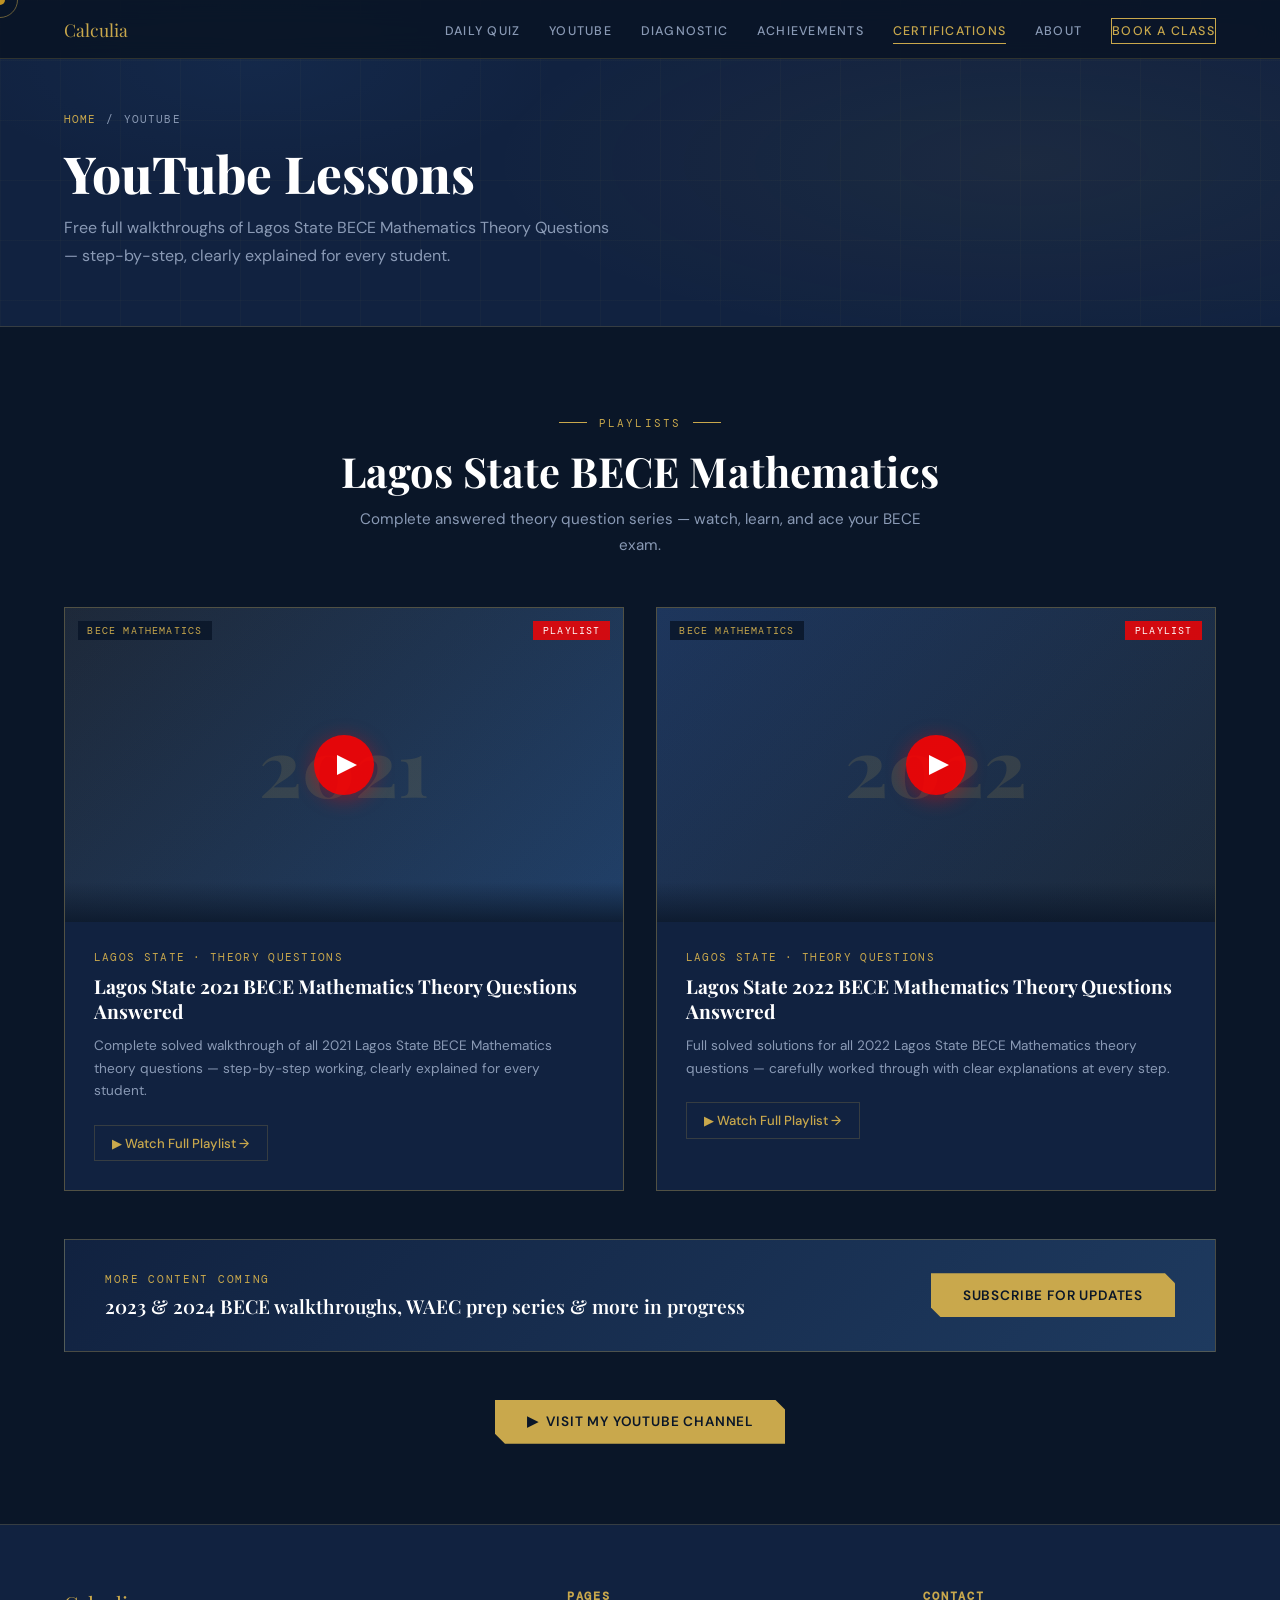
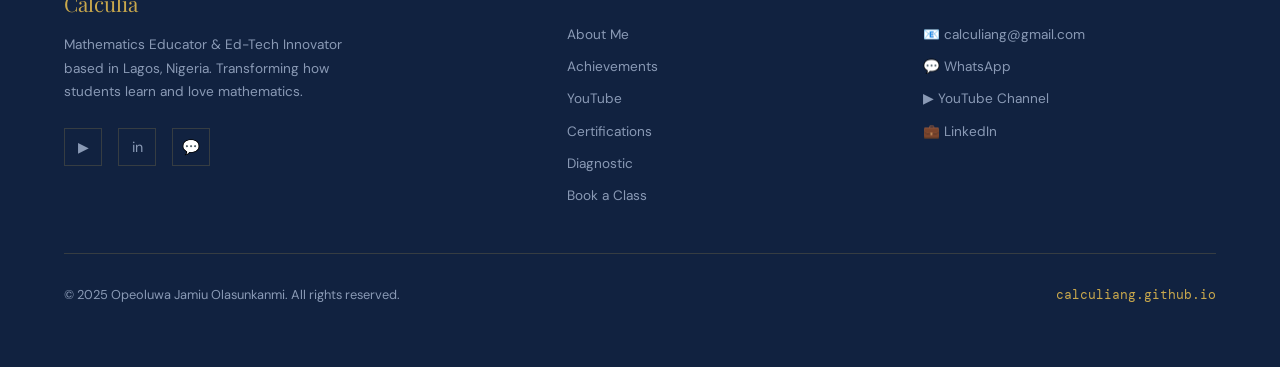
<file: youtube.html>
<!DOCTYPE html>
<html lang="en">
<head>
<meta charset="UTF-8">
<meta name="viewport" content="width=device-width, initial-scale=1.0">
<title>YouTube Lessons | Calculia &mdash; Opeoluwa Jamiu</title>
<meta name="description" content="Free Lagos State BECE Mathematics Theory Questions fully answered — 2021 & 2022 playlists available now.">
<meta name="author" content="Opeoluwa Jamiu Olasunkanmi">
<meta property="og:type" content="website">
<meta property="og:url" content="https://calculiang.github.io/youtube.html">
<meta property="og:title" content="YouTube Lessons | Calculia">
<meta property="og:description" content="Free Lagos State BECE Mathematics Theory Questions fully answered — 2021 & 2022 playlists available now.">
<meta name="theme-color" content="#0a1628">
<link rel="icon" href="data:image/svg+xml,<svg xmlns='http://www.w3.org/2000/svg' viewBox='0 0 100 100'><rect width='100' height='100' rx='12' fill='%230a1628'/><text y='72' x='50' text-anchor='middle' font-size='60' font-family='serif' fill='%23c9a84c'>&#x2211;</text></svg>">
<link rel="stylesheet" href="style.css">
</head>
<body>
<div class="cursor" id="cursor"></div>
<div class="cursor-ring" id="cursorRing"></div>
<!-- NAV -->
<nav>
  <a href="index.html" class="nav-logo">Calculia</a>
  <ul class="nav-links" id="navLinks">
    <li><a href="daily-quiz.html">Daily Quiz</a></li>
    <li><a href="youtube.html">YouTube</a></li>
    <li><a href="diagnostic.html">Diagnostic</a></li>
    <li><a href="achievements.html">Achievements</a></li> 
    <li><a href="certifications.html" class='active'>Certifications</a></li>
    <li><a href="about.html">About</a></li>
    <li><a href="booking.html" class='nav-cta'>Book a Class</a></li>
  </ul>
  <div class="hamburger" onclick="toggleNav()"><span></span><span></span><span></span></div>
</nav>
<div class="page-banner">
  <div class="page-banner-grid"></div>
  <div class="page-banner-inner">
    <div class="breadcrumb"><a href="index.html">Home</a><span>/</span><span>YouTube</span></div>
    <h1>YouTube Lessons</h1>
    <p>Free full walkthroughs of Lagos State BECE Mathematics Theory Questions &mdash; step-by-step, clearly explained for every student.</p>
  </div>
</div>

<section style="background:var(--navy);">
  <div style="text-align:center;margin-bottom:3rem;" class="reveal">
    <div class="section-label">Playlists</div>
    <h2>Lagos State BECE Mathematics</h2>
    <p class="section-sub" style="margin:0 auto;">Complete answered theory question series &mdash; watch, learn, and ace your BECE exam.</p>
  </div>

  <div class="yt-playlist-grid">
    <!-- 2021 Playlist -->
    <div class="yt-playlist-card reveal" onclick="window.open('https://youtube.com/playlist?list=PLl_OtIV-V5aeBW5G2KGbJ-_zzmT4phzol&si=adwRZIxSsP3PzCjv','_blank')">
      <div class="yt-thumb-wrap" style="background:linear-gradient(135deg,#0f1e38,#1e3a5f);">
        <div style="position:absolute;inset:0;background:linear-gradient(135deg,rgba(201,168,76,.08),rgba(74,158,255,.06));"></div>
        <div class="yt-year-bg">2021</div>
        <div class="yt-play-btn"><div class="yt-play-icon"></div></div>
        <div class="yt-badge yt-badge-subject">BECE Mathematics</div>
        <div class="yt-badge yt-badge-type">Playlist</div>
        <div style="position:absolute;bottom:0;left:0;right:0;height:40px;background:linear-gradient(to top,rgba(10,22,40,.8),transparent);"></div>
      </div>
      <div class="yt-card-body">
        <div class="yt-card-label">Lagos State &middot; Theory Questions</div>
        <div class="yt-card-title">Lagos State 2021 BECE Mathematics Theory Questions Answered</div>
        <div class="yt-card-desc">Complete solved walkthrough of all 2021 Lagos State BECE Mathematics theory questions &mdash; step-by-step working, clearly explained for every student.</div>
        <a href="https://youtube.com/playlist?list=PLl_OtIV-V5aeBW5G2KGbJ-_zzmT4phzol&si=adwRZIxSsP3PzCjv" target="_blank" class="yt-watch-btn">&#x25B6; Watch Full Playlist &#8594;</a>
      </div>
    </div>

    <!-- 2022 Playlist -->
    <div class="yt-playlist-card reveal rd1" onclick="window.open('https://youtube.com/playlist?list=PLl_OtIV-V5afMQ8C4Ck27aQdd04ZuYw1_&si=4s7V4G8DNnCz4-Lx','_blank')">
      <div class="yt-thumb-wrap" style="background:linear-gradient(135deg,#1a2e50,#0d1f3a);">
        <div style="position:absolute;inset:0;background:linear-gradient(135deg,rgba(74,158,255,.07),rgba(201,168,76,.08));"></div>
        <div class="yt-year-bg">2022</div>
        <div class="yt-play-btn"><div class="yt-play-icon"></div></div>
        <div class="yt-badge yt-badge-subject">BECE Mathematics</div>
        <div class="yt-badge yt-badge-type">Playlist</div>
        <div style="position:absolute;bottom:0;left:0;right:0;height:40px;background:linear-gradient(to top,rgba(10,22,40,.8),transparent);"></div>
      </div>
      <div class="yt-card-body">
        <div class="yt-card-label">Lagos State &middot; Theory Questions</div>
        <div class="yt-card-title">Lagos State 2022 BECE Mathematics Theory Questions Answered</div>
        <div class="yt-card-desc">Full solved solutions for all 2022 Lagos State BECE Mathematics theory questions &mdash; carefully worked through with clear explanations at every step.</div>
        <a href="https://youtube.com/playlist?list=PLl_OtIV-V5afMQ8C4Ck27aQdd04ZuYw1_&si=4s7V4G8DNnCz4-Lx" target="_blank" class="yt-watch-btn">&#x25B6; Watch Full Playlist &#8594;</a>
      </div>
    </div>
  </div>

  <!-- Coming soon -->
  <div class="yt-coming-soon reveal">
    <div>
      <div style="font-family:'DM Mono',monospace;font-size:.7rem;color:var(--gold);letter-spacing:.15em;text-transform:uppercase;margin-bottom:.4rem;">More Content Coming</div>
      <div style="font-family:'Playfair Display',serif;font-size:1.2rem;color:var(--white);font-weight:600;">2023 &amp; 2024 BECE walkthroughs, WAEC prep series &amp; more in progress</div>
    </div>
    <a href="https://www.youtube.com/channel/UCdj-SJ9aTm0fqCdhB6cHcyw" target="_blank" class="btn-gold" style="white-space:nowrap;flex-shrink:0;">Subscribe for Updates</a>
  </div>

  <div style="text-align:center;margin-top:3rem;" class="reveal">
    <a href="https://www.youtube.com/channel/UCdj-SJ9aTm0fqCdhB6cHcyw" target="_blank" class="btn-gold" style="display:inline-flex;align-items:center;gap:.6rem;">&#x25B6;&nbsp; Visit My YouTube Channel</a>
  </div>
</section>

<!-- FOOTER -->
<footer>
  <div class="footer-grid">
    <div class="footer-brand">
      <a href="index.html" class="logo">Calculia</a>
      <p>Mathematics Educator &amp; Ed-Tech Innovator based in Lagos, Nigeria. Transforming how students learn and love mathematics.</p>
      <div class="social-links">
        <a href="https://www.youtube.com/channel/UCdj-SJ9aTm0fqCdhB6cHcyw" target="_blank" class="social-link" title="YouTube">&#x25B6;</a>
        <a href="https://www.linkedin.com/in/opeoluwajamiu" target="_blank" class="social-link" title="LinkedIn">in</a>
        <a href="https://wa.me/+2348061128624" target="_blank" class="social-link" title="WhatsApp">&#x1F4AC;</a>
      </div>
    </div>
    <div class="footer-col">
      <h4>Pages</h4>
      <ul>
        <li><a href="about.html">About Me</a></li>
        <li><a href="achievements.html">Achievements</a></li>
        <li><a href="youtube.html">YouTube</a></li>
        <li><a href="certifications.html">Certifications</a></li>
        <li><a href="diagnostic.html">Diagnostic</a></li>
        <li><a href="booking.html">Book a Class</a></li>
      </ul>
    </div>
    <div class="footer-col">
      <h4>Contact</h4>
      <ul>
        <li><a href="mailto:calculiang@gmail.com">&#x1F4E7; calculiang@gmail.com</a></li>
        <li><a href="https://wa.me/+2348061128624" target="_blank">&#x1F4AC; WhatsApp</a></li>
        <li><a href="https://www.youtube.com/channel/UCdj-SJ9aTm0fqCdhB6cHcyw" target="_blank">&#x25B6; YouTube Channel</a></li>
        <li><a href="https://www.linkedin.com/in/opeoluwajamiu" target="_blank">&#x1F4BC; LinkedIn</a></li>
      </ul>
    </div>
  </div>
  <div class="footer-bottom">
    <p>&copy; 2025 Opeoluwa Jamiu Olasunkanmi. All rights reserved.</p>
    <span>calculiang.github.io</span>
  </div>
</footer>
<button id="scrollTop" onclick="window.scrollTo({top:0,behavior:'smooth'})" title="Back to top">&#x2191;</button>
<script>
const cur=document.getElementById('cursor'),ring=document.getElementById('cursorRing');
document.addEventListener('mousemove',e=>{
  cur.style.left=e.clientX+'px';cur.style.top=e.clientY+'px';
  setTimeout(()=>{ring.style.left=e.clientX+'px';ring.style.top=e.clientY+'px'},60);
});
document.querySelectorAll('a,button,.ach-card,.cert-card,.proj-card,.home-nav-card,.yt-playlist-card,.pillar').forEach(el=>{
  el.addEventListener('mouseenter',()=>{ring.style.width='52px';ring.style.height='52px';ring.style.opacity='.9'});
  el.addEventListener('mouseleave',()=>{ring.style.width='36px';ring.style.height='36px';ring.style.opacity='.5'});
});
const obs=new IntersectionObserver(entries=>entries.forEach(e=>{if(e.isIntersecting)e.target.classList.add('visible')}),{threshold:.1});
document.querySelectorAll('.reveal').forEach(el=>obs.observe(el));
window.addEventListener('scroll',()=>{
  const b=document.getElementById('scrollTop');
  b.style.opacity=window.scrollY>400?'1':'0';
  b.style.pointerEvents=window.scrollY>400?'auto':'none';
});
function toggleNav(){
  const nl=document.getElementById('navLinks');
  if(nl.style.display==='flex'){nl.style.cssText=''}
  else{nl.style.cssText='display:flex!important;flex-direction:column;position:fixed;top:62px;left:0;right:0;background:rgba(10,22,40,.98);padding:2rem;gap:1.5rem;border-bottom:1px solid rgba(201,168,76,.2);z-index:99;backdrop-filter:blur(12px)';
  nl.querySelectorAll('a').forEach(a=>{a.style.fontSize='1rem';a.addEventListener('click',()=>{nl.style.cssText=''})});}
}
</script>
</body>
</html>
</file>
<file: style.css>
/* ═══════════════════════════════════════════════════════
   CALCULIA — Shared Stylesheet
   Edit colours/fonts here and it applies to ALL pages
═══════════════════════════════════════════════════════ */
@import url('https://fonts.googleapis.com/css2?family=Playfair+Display:ital,wght@0,400;0,600;0,800;1,400&family=DM+Sans:wght@300;400;500;600&family=DM+Mono:wght@400;500&display=swap');

/* ── VARIABLES ── */
:root {
  --navy:     #0a1628;
  --navy-mid: #112240;
  --navy-light:#1e3a5f;
  --gold:     #c9a84c;
  --gold-light:#e8c76d;
  --text:     #e8e4dc;
  --text-muted:#8a9ab5;
  --white:    #ffffff;
  --border:   rgba(201,168,76,0.2);
  --radius:   4px;
  --transition: 0.25s ease;
}

/* ── RESET ── */
*, *::before, *::after { margin:0; padding:0; box-sizing:border-box; }
html { scroll-behavior:smooth; }
body { font-family:'DM Sans',sans-serif; background:var(--navy); color:var(--text); overflow-x:hidden; }
a { cursor:pointer; text-decoration:none; }
img { max-width:100%; display:block; }

/* ── CURSOR ── */
.cursor { position:fixed; width:10px; height:10px; background:var(--gold); border-radius:50%; pointer-events:none; z-index:9999; transform:translate(-50%,-50%); mix-blend-mode:difference; transition:width .15s,height .15s; }
.cursor-ring { position:fixed; width:36px; height:36px; border:1.5px solid var(--gold); border-radius:50%; pointer-events:none; z-index:9998; transform:translate(-50%,-50%); transition:all .2s ease; opacity:.5; }

/* ── NAV ── */
nav {
  position:fixed; top:0; left:0; right:0; z-index:100;
  padding:1.1rem 4rem;
  display:flex; justify-content:space-between; align-items:center;
  background:rgba(10,22,40,.95);
  backdrop-filter:blur(12px);
  border-bottom:1px solid var(--border);
}
.nav-logo { font-family:'Playfair Display',serif; font-size:1.1rem; color:var(--gold); }
.nav-links { display:flex; gap:1.8rem; list-style:none; align-items:center; }
.nav-links a { color:var(--text-muted); font-size:.78rem; font-weight:500; letter-spacing:.1em; text-transform:uppercase; transition:color var(--transition); padding:.25rem 0; border-bottom:1px solid transparent; }
.nav-links a:hover,
.nav-links a.active { color:var(--gold); border-bottom-color:var(--gold); }
.nav-cta { padding:.5rem 1.3rem; background:transparent; border:1px solid var(--gold); color:var(--gold) !important; font-size:.78rem; font-weight:500; letter-spacing:.1em; text-transform:uppercase; transition:all var(--transition); border-bottom:1px solid var(--gold) !important; }
.nav-cta:hover { background:var(--gold); color:var(--navy) !important; }
.hamburger { display:none; flex-direction:column; gap:5px; cursor:pointer; }
.hamburger span { display:block; width:24px; height:2px; background:var(--gold); transition:all .3s; }

/* ── PAGE HERO BANNER (inner pages) ── */
.page-banner {
  padding: 7rem 4rem 3.5rem;
  background: var(--navy-mid);
  border-bottom: 1px solid var(--border);
  position: relative;
  overflow: hidden;
}
.page-banner::before {
  content:'';
  position:absolute; inset:0;
  background: radial-gradient(ellipse 60% 80% at 80% 50%, rgba(201,168,76,.06) 0%, transparent 70%),
              radial-gradient(ellipse 40% 60% at 20% 20%, rgba(74,158,255,.05) 0%, transparent 60%);
}
.page-banner-grid {
  position:absolute; inset:0;
  background-image: linear-gradient(rgba(201,168,76,.03) 1px, transparent 1px),
                    linear-gradient(90deg, rgba(201,168,76,.03) 1px, transparent 1px);
  background-size:60px 60px;
}
.page-banner-inner { position:relative; z-index:1; max-width:700px; }
.page-banner .breadcrumb { display:flex; align-items:center; gap:.6rem; font-family:'DM Mono',monospace; font-size:.7rem; color:var(--text-muted); letter-spacing:.1em; text-transform:uppercase; margin-bottom:1.2rem; }
.page-banner .breadcrumb a { color:var(--gold); }
.page-banner .breadcrumb span { color:var(--text-muted); }
.page-banner h1 { font-family:'Playfair Display',serif; font-size:clamp(2rem,4vw,3.2rem); font-weight:800; color:var(--white); line-height:1.1; margin-bottom:.8rem; }
.page-banner p { font-size:1rem; color:var(--text-muted); line-height:1.75; max-width:560px; }

/* ── SECTIONS SHARED ── */
section { position:relative; padding:5rem 4rem; }
.section-label { display:inline-flex; align-items:center; gap:.8rem; font-family:'DM Mono',monospace; font-size:.7rem; color:var(--gold); letter-spacing:.18em; text-transform:uppercase; margin-bottom:.8rem; }
.section-label::before,.section-label::after { content:''; width:28px; height:1px; background:var(--gold); }
h2 { font-family:'Playfair Display',serif; font-size:clamp(1.8rem,3.5vw,2.6rem); font-weight:700; color:var(--white); margin-bottom:.5rem; }
.section-sub { color:var(--text-muted); font-size:.95rem; max-width:600px; line-height:1.75; margin-bottom:3rem; }

/* ── BUTTONS ── */
.btn-gold { display:inline-block; padding:.85rem 2rem; background:var(--gold); color:var(--navy); font-family:'DM Sans',sans-serif; font-size:.85rem; font-weight:600; letter-spacing:.06em; text-transform:uppercase; border:none; transition:all var(--transition); clip-path:polygon(0 0,calc(100% - 10px) 0,100% 10px,100% 100%,10px 100%,0 calc(100% - 10px)); }
.btn-gold:hover { background:var(--gold-light); transform:translateY(-2px); }
.btn-outline { display:inline-block; padding:.85rem 2rem; background:transparent; color:var(--text); font-family:'DM Sans',sans-serif; font-size:.85rem; font-weight:500; letter-spacing:.06em; text-transform:uppercase; border:1px solid rgba(255,255,255,.2); transition:all var(--transition); }
.btn-outline:hover { border-color:var(--gold); color:var(--gold); }

/* ── CARDS ── */
.card { background:var(--navy-mid); border:1px solid var(--border); }
.card:hover { border-color:rgba(201,168,76,.4); }

/* ── TAGS ── */
.tags { display:flex; flex-wrap:wrap; gap:.4rem; margin-top:.7rem; }
.tag { padding:.22rem .65rem; background:rgba(201,168,76,.08); border:1px solid var(--border); font-size:.68rem; color:var(--gold); font-family:'DM Mono',monospace; }

/* ── REVEAL ANIMATIONS ── */
.reveal { opacity:0; transform:translateY(28px); transition:opacity .7s ease, transform .7s ease; }
.reveal.visible { opacity:1; transform:none; }
.rd1 { transition-delay:.1s; }
.rd2 { transition-delay:.2s; }
.rd3 { transition-delay:.3s; }

/* ── FOOTER ── */
footer { background:var(--navy-mid); border-top:1px solid var(--border); padding:4rem; }
.footer-grid { display:grid; grid-template-columns:1.5fr 1fr 1fr; gap:4rem; margin-bottom:3rem; }
.footer-brand .logo { font-family:'Playfair Display',serif; font-size:1.3rem; color:var(--gold); margin-bottom:1rem; display:block; }
.footer-brand p { font-size:.85rem; color:var(--text-muted); line-height:1.75; max-width:280px; }
.footer-col h4 { font-family:'DM Mono',monospace; font-size:.72rem; color:var(--gold); letter-spacing:.15em; text-transform:uppercase; margin-bottom:1.2rem; }
.footer-col ul { list-style:none; display:flex; flex-direction:column; gap:.7rem; }
.footer-col ul a { font-size:.85rem; color:var(--text-muted); transition:color var(--transition); }
.footer-col ul a:hover { color:var(--gold); }
.social-links { display:flex; gap:1rem; margin-top:1.5rem; }
.social-link { width:38px; height:38px; border:1px solid var(--border); display:flex; align-items:center; justify-content:center; color:var(--text-muted); font-size:.9rem; transition:all var(--transition); }
.social-link:hover { border-color:var(--gold); color:var(--gold); }
.footer-bottom { padding-top:2rem; border-top:1px solid var(--border); display:flex; justify-content:space-between; align-items:center; }
.footer-bottom p { font-size:.8rem; color:var(--text-muted); }
.footer-bottom span { font-size:.8rem; color:var(--gold); font-family:'DM Mono',monospace; }

/* ── SCROLL TO TOP ── */
#scrollTop { position:fixed; bottom:2rem; right:2rem; width:44px; height:44px; background:var(--gold); color:var(--navy); border:none; font-size:1.2rem; font-weight:700; cursor:pointer; opacity:0; transition:opacity .3s; z-index:200; clip-path:polygon(0 0,calc(100% - 8px) 0,100% 8px,100% 100%,8px 100%,0 calc(100% - 8px)); display:flex; align-items:center; justify-content:center; pointer-events:none; }

/* ── ABOUT PAGE ── */
.about-grid { display:grid; grid-template-columns:1fr 1fr; gap:5rem; align-items:start; }
.about-photo-wrap { position:relative; }
.about-photo { width:100%; border-radius:var(--radius); border:2px solid rgba(201,168,76,.35); box-shadow:0 30px 80px rgba(0,0,0,.5); object-fit:cover; }
.about-photo-badge { position:absolute; bottom:-16px; left:50%; transform:translateX(-50%); background:var(--navy-mid); border:1px solid var(--border); padding:.6rem 1.4rem; white-space:nowrap; text-align:center; }
.about-photo-badge span { font-family:'DM Mono',monospace; font-size:.65rem; color:var(--gold); letter-spacing:.15em; text-transform:uppercase; }
.about-text p { color:var(--text-muted); line-height:1.85; font-size:.96rem; margin-bottom:1.2rem; }
.about-text p strong { color:var(--text); }
.about-text h3 { font-family:'Playfair Display',serif; font-size:1.3rem; color:var(--white); margin:2rem 0 1rem; }
.pillars { display:flex; flex-direction:column; gap:1rem; }
.pillar { padding:1.4rem; background:var(--navy-mid); border:1px solid var(--border); border-left:3px solid var(--gold); transition:background var(--transition); }
.pillar:hover { background:rgba(201,168,76,.05); }
.pillar-title { font-size:.9rem; font-weight:600; color:var(--white); margin-bottom:.35rem; }
.pillar-text { font-size:.82rem; color:var(--text-muted); line-height:1.6; }

/* ── ACHIEVEMENTS PAGE ── */
.ach-grid { display:grid; grid-template-columns:repeat(3,1fr); gap:1.8rem; }
.ach-card { padding:2rem; background:var(--navy-mid); border:1px solid var(--border); position:relative; overflow:hidden; transition:transform .3s,border-color .3s; }
.ach-card:hover { transform:translateY(-4px); border-color:rgba(201,168,76,.5); }
.ach-card::before { content:''; position:absolute; top:0; left:0; right:0; height:2px; background:linear-gradient(to right,var(--gold),transparent); }
.ach-icon { font-size:2.2rem; margin-bottom:1rem; }
.ach-title { font-size:.95rem; font-weight:600; color:var(--white); margin-bottom:.5rem; }
.ach-text { font-size:.83rem; color:var(--text-muted); line-height:1.65; }

/* ── CERTIFICATIONS PAGE ── */
.cert-grid { display:grid; grid-template-columns:repeat(3,1fr); gap:1.5rem; }
.cert-card { padding:1.8rem; background:var(--navy); border:1px solid var(--border); display:flex; gap:1.2rem; align-items:flex-start; transition:border-color var(--transition),transform .3s; }
.cert-card:hover { border-color:rgba(201,168,76,.4); transform:translateY(-3px); }
.cert-icon { font-size:1.8rem; flex-shrink:0; }
.cert-name { font-size:.9rem; font-weight:600; color:var(--white); margin-bottom:.3rem; }
.cert-issuer { font-size:.78rem; color:var(--gold); font-family:'DM Mono',monospace; letter-spacing:.06em; margin-bottom:.3rem; }
.cert-year { font-size:.75rem; color:var(--text-muted); }

/* ── PROJECTS PAGE ── */
.projects-grid { display:grid; grid-template-columns:1fr 1fr; gap:2rem; }
.proj-card { background:var(--navy-mid); border:1px solid var(--border); padding:2.5rem; position:relative; overflow:hidden; transition:transform .3s,box-shadow .3s; }
.proj-card:hover { transform:translateY(-5px); box-shadow:0 25px 60px rgba(0,0,0,.4); }
.proj-card.featured { grid-column:span 2; display:grid; grid-template-columns:1fr 1fr; gap:3rem; align-items:center; border-color:rgba(201,168,76,.4); background:linear-gradient(135deg,var(--navy-mid),var(--navy-light)); }
.proj-card::after { content:''; position:absolute; top:0; right:0; width:120px; height:120px; background:radial-gradient(circle at top right,rgba(201,168,76,.1),transparent 70%); }
.proj-label { font-family:'DM Mono',monospace; font-size:.68rem; color:var(--gold); letter-spacing:.15em; text-transform:uppercase; margin-bottom:.7rem; }
.proj-title { font-family:'Playfair Display',serif; font-size:1.5rem; font-weight:700; color:var(--white); margin-bottom:.8rem; }
.proj-desc { font-size:.88rem; color:var(--text-muted); line-height:1.75; margin-bottom:1.5rem; }
.proj-link { display:inline-flex; align-items:center; gap:.5rem; font-size:.82rem; color:var(--gold); font-weight:500; transition:gap var(--transition); }
.proj-link:hover { gap:1rem; }
.proj-visual { background:var(--navy); border:1px solid var(--border); border-radius:var(--radius); height:200px; display:flex; align-items:center; justify-content:center; font-size:5rem; position:relative; overflow:hidden; }
.proj-visual::after { content:''; position:absolute; inset:0; background:linear-gradient(135deg,rgba(74,158,255,.05),rgba(201,168,76,.07)); }

/* ── YOUTUBE PAGE ── */
.yt-playlist-grid { display:grid; grid-template-columns:1fr 1fr; gap:2rem; margin-bottom:3rem; }
.yt-playlist-card { background:var(--navy-mid); border:1px solid rgba(201,168,76,.35); overflow:hidden; transition:transform .3s,box-shadow .3s; cursor:pointer; }
.yt-playlist-card:hover { transform:translateY(-6px); box-shadow:0 25px 60px rgba(0,0,0,.5); }
.yt-thumb-wrap { position:relative; aspect-ratio:16/9; display:flex; align-items:center; justify-content:center; overflow:hidden; }
.yt-year-bg { font-family:'Playfair Display',serif; font-size:5rem; font-weight:800; color:rgba(201,168,76,.15); line-height:1; user-select:none; }
.yt-play-btn { position:absolute; width:60px; height:60px; background:rgba(255,0,0,.88); border-radius:50%; display:flex; align-items:center; justify-content:center; box-shadow:0 4px 20px rgba(255,0,0,.4); transition:transform var(--transition); }
.yt-playlist-card:hover .yt-play-btn { transform:scale(1.12); }
.yt-play-icon { width:0; height:0; border-style:solid; border-width:10px 0 10px 20px; border-color:transparent transparent transparent white; margin-left:5px; }
.yt-badge { position:absolute; font-family:'DM Mono',monospace; font-size:.62rem; letter-spacing:.12em; text-transform:uppercase; z-index:2; }
.yt-badge-subject { top:.8rem; left:.8rem; color:var(--gold); background:rgba(10,22,40,.85); padding:.2rem .6rem; }
.yt-badge-type { top:.8rem; right:.8rem; color:#fff; background:rgba(255,0,0,.8); padding:.2rem .6rem; }
.yt-card-body { padding:1.8rem; }
.yt-card-label { font-family:'DM Mono',monospace; font-size:.68rem; color:var(--gold); letter-spacing:.12em; text-transform:uppercase; margin-bottom:.6rem; }
.yt-card-title { font-family:'Playfair Display',serif; font-size:1.2rem; font-weight:700; color:var(--white); margin-bottom:.7rem; line-height:1.3; }
.yt-card-desc { font-size:.85rem; color:var(--text-muted); line-height:1.65; margin-bottom:1.4rem; }
.yt-watch-btn { display:inline-flex; align-items:center; gap:.5rem; font-size:.82rem; color:var(--gold); font-weight:500; border:1px solid var(--border); padding:.55rem 1.1rem; transition:all var(--transition); }
.yt-watch-btn:hover { border-color:var(--gold); background:rgba(201,168,76,.08); }
.yt-coming-soon { background:linear-gradient(135deg,var(--navy-mid),var(--navy-light)); border:1px solid rgba(201,168,76,.3); padding:2rem 2.5rem; display:flex; align-items:center; justify-content:space-between; gap:2rem; flex-wrap:wrap; }

/* ── BOOKING PAGE ── */
.booking-layout { display:grid; grid-template-columns:1fr 1.2fr; gap:5rem; align-items:start; }
.booking-info p { font-size:.95rem; color:var(--text-muted); line-height:1.8; margin-bottom:1.8rem; }
.booking-features { display:flex; flex-direction:column; gap:1rem; margin-bottom:2rem; }
.bf-item { display:flex; align-items:flex-start; gap:1rem; }
.bf-icon { width:36px; height:36px; background:rgba(201,168,76,.1); border:1px solid var(--border); display:flex; align-items:center; justify-content:center; font-size:1rem; flex-shrink:0; }
.bf-text strong { display:block; font-size:.88rem; color:var(--white); margin-bottom:.2rem; }
.bf-text span { font-size:.8rem; color:var(--text-muted); }
.booking-form-wrap { background:var(--navy-mid); border:1px solid var(--border); padding:2.5rem; }
.booking-form-wrap h3 { font-family:'Playfair Display',serif; font-size:1.4rem; color:var(--white); margin-bottom:1.8rem; }
.form-row { display:grid; grid-template-columns:1fr 1fr; gap:1rem; }
.form-group { margin-bottom:1.2rem; }
.form-group label { display:block; font-size:.72rem; color:var(--gold); font-family:'DM Mono',monospace; letter-spacing:.1em; text-transform:uppercase; margin-bottom:.5rem; }
.form-group input,
.form-group select,
.form-group textarea { width:100%; padding:.75rem 1rem; background:var(--navy); border:1px solid var(--border); color:var(--text); font-family:'DM Sans',sans-serif; font-size:.9rem; transition:border-color var(--transition); outline:none; }
.form-group input:focus,
.form-group select:focus,
.form-group textarea:focus { border-color:var(--gold); }
.form-group select option { background:var(--navy-mid); }
.form-group textarea { resize:vertical; min-height:100px; }
.form-submit { width:100%; padding:1rem; background:var(--gold); color:var(--navy); font-family:'DM Sans',sans-serif; font-size:.9rem; font-weight:600; letter-spacing:.06em; text-transform:uppercase; border:none; cursor:pointer; transition:all var(--transition); clip-path:polygon(0 0,calc(100% - 10px) 0,100% 10px,100% 100%,10px 100%,0 calc(100% - 10px)); }
.form-submit:hover { background:var(--gold-light); }
#formSuccess { display:none; background:rgba(45,122,45,.15); border:1px solid rgba(45,122,45,.4); padding:1.5rem; margin-bottom:1.5rem; text-align:center; }

/* ── INDEX HOME PAGE ── */
#hero { min-height:100vh; display:grid; grid-template-columns:1.1fr .9fr; align-items:center; padding:8rem 4rem 4rem; position:relative; overflow:hidden; gap:4rem; }
.hero-bg { position:absolute; inset:0; background:radial-gradient(ellipse 70% 60% at 70% 40%,rgba(74,158,255,.07) 0%,transparent 70%),radial-gradient(ellipse 50% 80% at 20% 80%,rgba(201,168,76,.06) 0%,transparent 60%); }
.hero-grid-lines { position:absolute; inset:0; background-image:linear-gradient(rgba(201,168,76,.04) 1px,transparent 1px),linear-gradient(90deg,rgba(201,168,76,.04) 1px,transparent 1px); background-size:60px 60px; }
.hero-left { position:relative; z-index:1; }
.hero-tag { display:inline-flex; align-items:center; gap:.6rem; padding:.4rem 1rem; border:1px solid var(--border); font-size:.72rem; font-family:'DM Mono',monospace; color:var(--gold); letter-spacing:.12em; text-transform:uppercase; margin-bottom:1.8rem; animation:fadeUp .7s .2s ease both; }
.hero-h1 { font-family:'Playfair Display',serif; font-size:clamp(2.5rem,5vw,4.2rem); font-weight:800; line-height:1.06; color:var(--white); margin-bottom:.3rem; animation:fadeUp .8s .35s ease both; }
.hero-h1 em { color:var(--gold); font-style:normal; display:block; }
.hero-sub { font-family:'Playfair Display',serif; font-size:1.1rem; font-style:italic; color:var(--text-muted); margin-bottom:1.8rem; animation:fadeUp .8s .5s ease both; }
.hero-desc { font-size:.97rem; line-height:1.8; color:var(--text-muted); max-width:500px; margin-bottom:2.5rem; animation:fadeUp .8s .65s ease both; }
.hero-desc strong { color:var(--text); }
.hero-actions { display:flex; gap:1rem; flex-wrap:wrap; animation:fadeUp .8s .8s ease both; }
.hero-right { position:relative; z-index:1; display:flex; justify-content:center; align-items:flex-start; animation:fadeIn 1s .6s ease both; }
.hero-photo-wrap { position:relative; }
.hero-photo { width:300px; height:370px; object-fit:cover; object-position:top; border-radius:var(--radius); border:2px solid rgba(201,168,76,.4); box-shadow:0 30px 80px rgba(0,0,0,.6); }
.hero-photo-label { position:absolute; bottom:-14px; left:50%; transform:translateX(-50%); background:var(--navy-mid); border:1px solid rgba(201,168,76,.4); padding:.55rem 1.3rem; white-space:nowrap; text-align:center; }
.hero-photo-label span { font-family:'DM Mono',monospace; font-size:.65rem; color:var(--gold); letter-spacing:.15em; text-transform:uppercase; }

/* Stats band */
#stats-band { padding:3rem 4rem; background:var(--navy-mid); border-top:1px solid var(--border); border-bottom:1px solid var(--border); }
.stats-row { display:grid; grid-template-columns:repeat(4,1fr); gap:2rem; }
.stat-item { text-align:center; }
.stat-big { font-family:'Playfair Display',serif; font-size:2.8rem; font-weight:800; color:var(--gold); line-height:1; }
.stat-desc { font-size:.8rem; color:var(--text-muted); margin-top:.5rem; }

/* Nav cards grid on home */
.home-nav-grid { display:grid; grid-template-columns:repeat(3,1fr); gap:1.5rem; padding:5rem 4rem; background:var(--navy); }
.home-nav-card { background:var(--navy-mid); border:1px solid var(--border); padding:2rem; display:flex; flex-direction:column; gap:1rem; position:relative; overflow:hidden; transition:transform .3s,border-color .3s,box-shadow .3s; }
.home-nav-card:hover { transform:translateY(-5px); border-color:rgba(201,168,76,.5); box-shadow:0 20px 50px rgba(0,0,0,.4); }
.home-nav-card::before { content:''; position:absolute; top:0; left:0; right:0; height:2px; background:linear-gradient(to right,var(--gold),transparent); }
.home-nav-card::after { content:''; position:absolute; top:0; right:0; width:80px; height:80px; background:radial-gradient(circle at top right,rgba(201,168,76,.1),transparent 70%); }
.hnc-icon { font-size:2rem; }
.hnc-title { font-family:'Playfair Display',serif; font-size:1.2rem; font-weight:700; color:var(--white); }
.hnc-desc { font-size:.83rem; color:var(--text-muted); line-height:1.6; flex:1; }
.hnc-link { display:inline-flex; align-items:center; gap:.4rem; font-size:.8rem; color:var(--gold); font-weight:500; transition:gap var(--transition); margin-top:auto; }
.hnc-link:hover { gap:.9rem; }

/* ── ANIMATIONS ── */
@keyframes fadeUp { from { opacity:0; transform:translateY(24px); } to { opacity:1; transform:translateY(0); } }
@keyframes fadeIn  { from { opacity:0; } to { opacity:1; } }
/* ══════════ RESPONSIVE ══════════ */
@media (max-width:1100px) {
  nav,section,#stats-band,footer,.page-banner,.home-nav-grid { padding-left:2.5rem; padding-right:2.5rem; }
  #hero { padding-left:2.5rem; padding-right:2.5rem; }
  .about-grid,.booking-layout { gap:3rem; }
  .footer-grid { grid-template-columns:1fr 1fr; }
}
@media (max-width:900px) {
  .ach-grid,.cert-grid { grid-template-columns:1fr 1fr; }
  .home-nav-grid { grid-template-columns:1fr 1fr; }
  .proj-card.featured { grid-column:span 1; grid-template-columns:1fr; }
  .projects-grid { grid-template-columns:1fr; }
  .yt-playlist-grid { grid-template-columns:1fr; }
  .about-grid,.booking-layout { grid-template-columns:1fr; }
  .hero-right { display:none; }
  #hero { grid-template-columns:1fr; padding-top:7rem; }
  .stats-row { grid-template-columns:1fr 1fr; }
}
@media (max-width:768px) {
  .nav-links { display:none !important; }
  .hamburger { display:flex; }
  .ach-grid,.cert-grid,.home-nav-grid { grid-template-columns:1fr; }
  .form-row { grid-template-columns:1fr; }
  nav { padding:1rem 1.5rem; }
  .footer-grid { grid-template-columns:1fr; gap:2rem; }
  .footer-bottom { flex-direction:column; gap:.8rem; text-align:center; }
  section,.page-banner { padding-left:1.5rem; padding-right:1.5rem; }
  #stats-band { padding-left:1.5rem; padding-right:1.5rem; }
  footer { padding:2.5rem 1.5rem; }
  .home-nav-grid { padding:3rem 1.5rem; }
}
@media (max-width:480px) {
  #hero { padding:6rem 1.2rem 2rem; }
  .hero-actions { flex-direction:column; }
  .btn-gold,.btn-outline { width:100%; text-align:center; justify-content:center; display:flex; }
  .stat-big { font-size:2.2rem; }
  h2 { font-size:1.6rem; }
}
</file>
